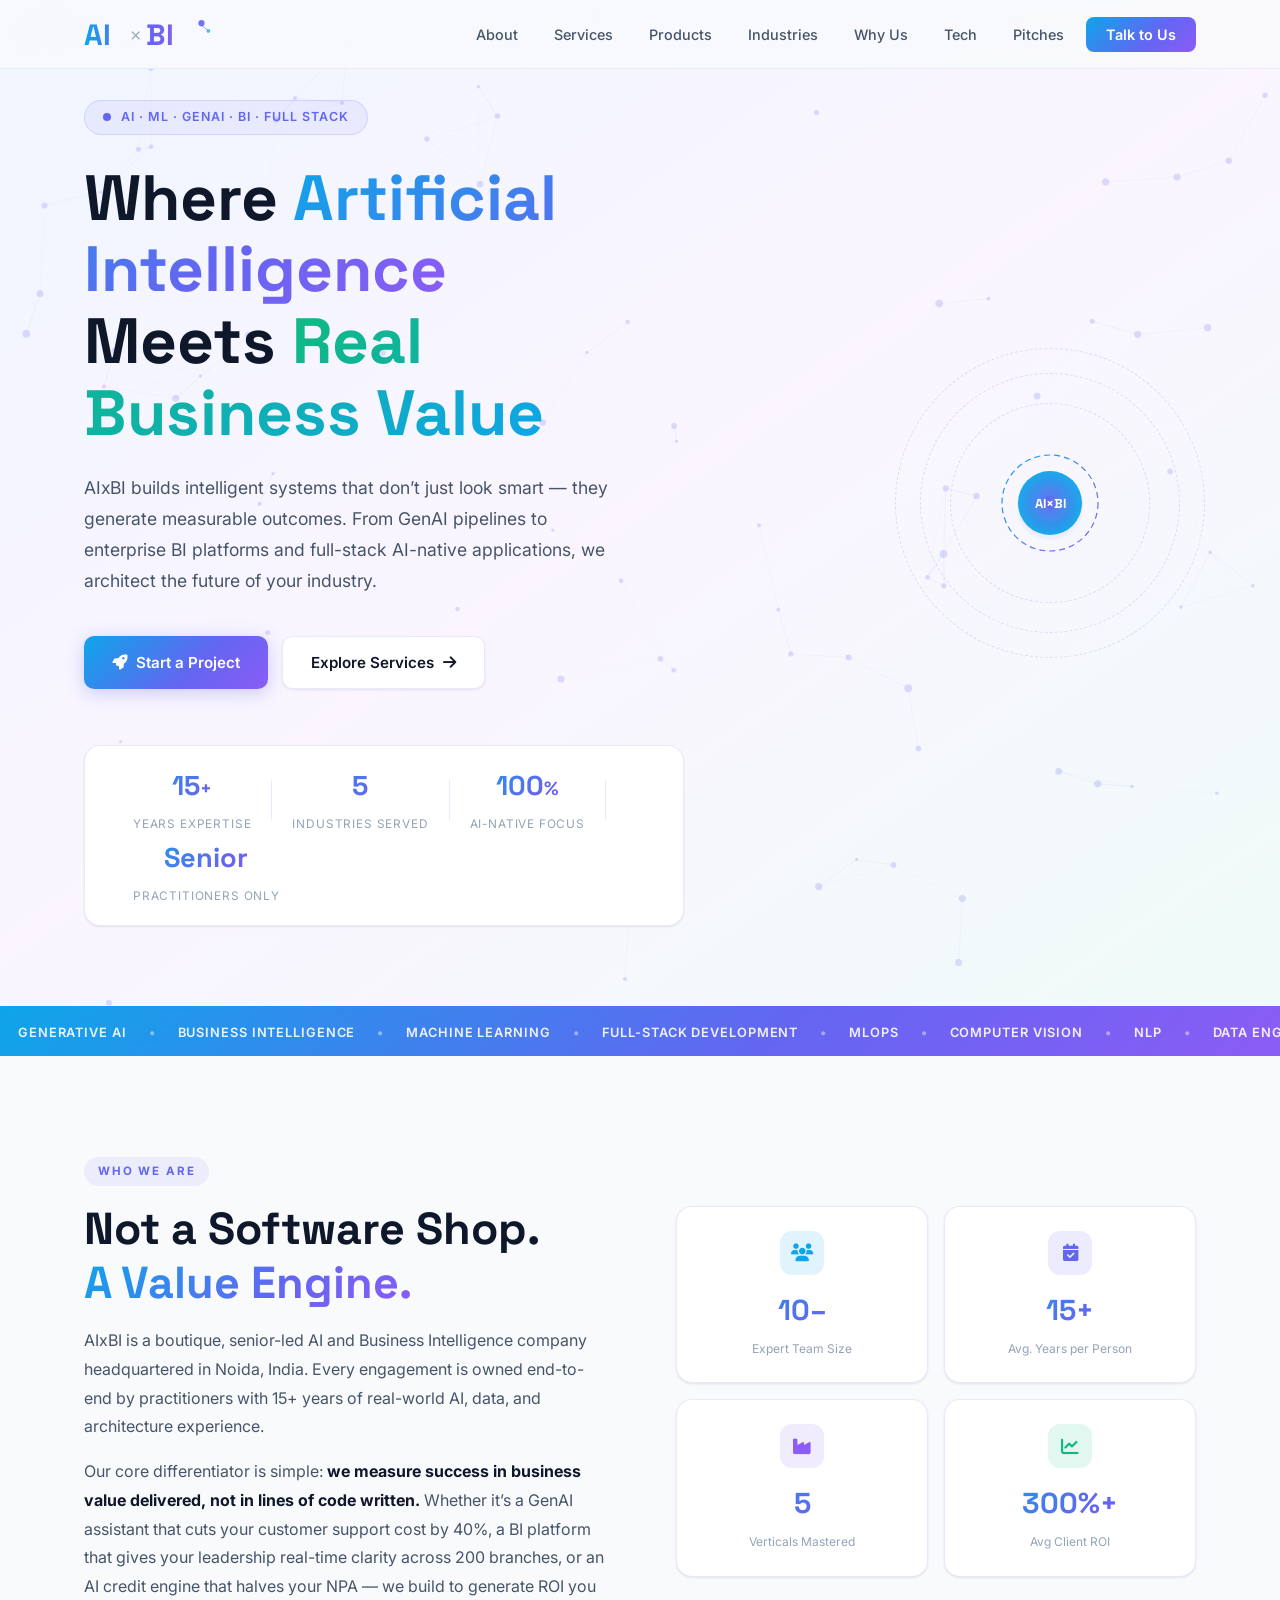
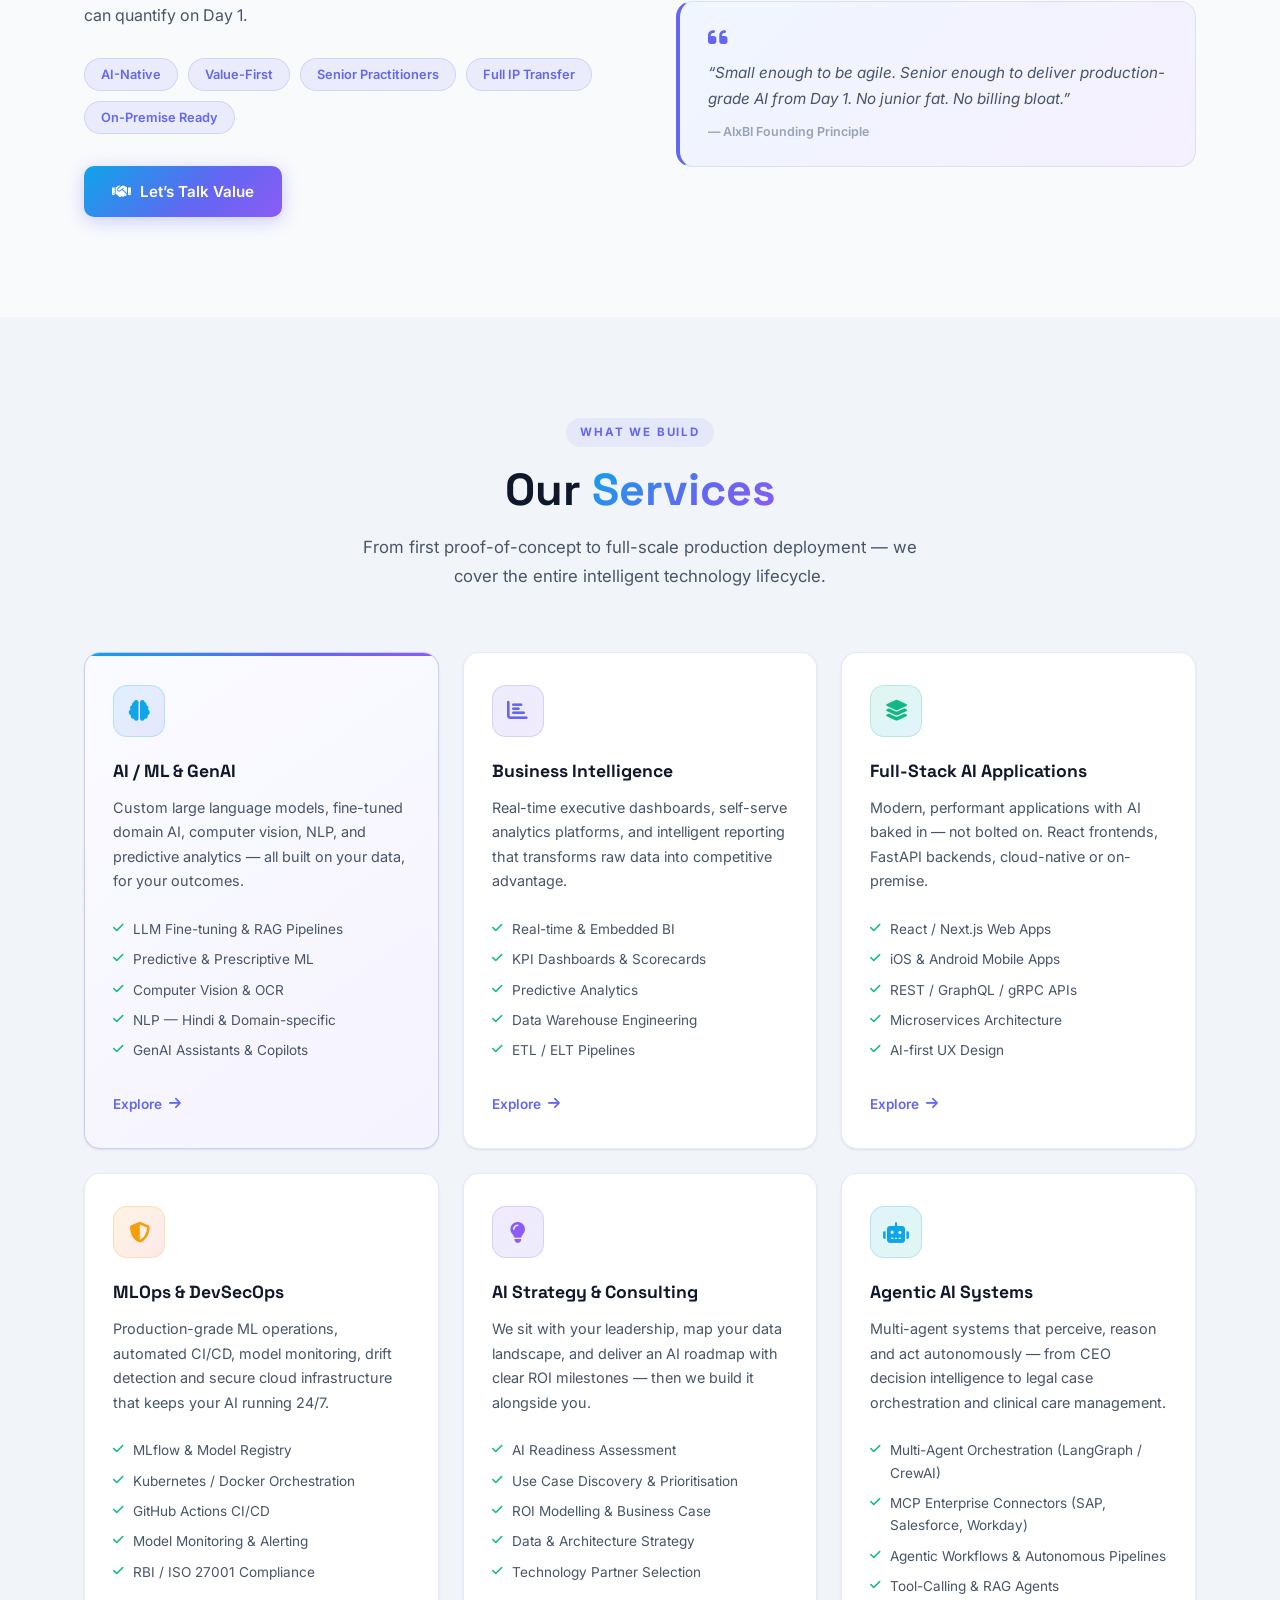
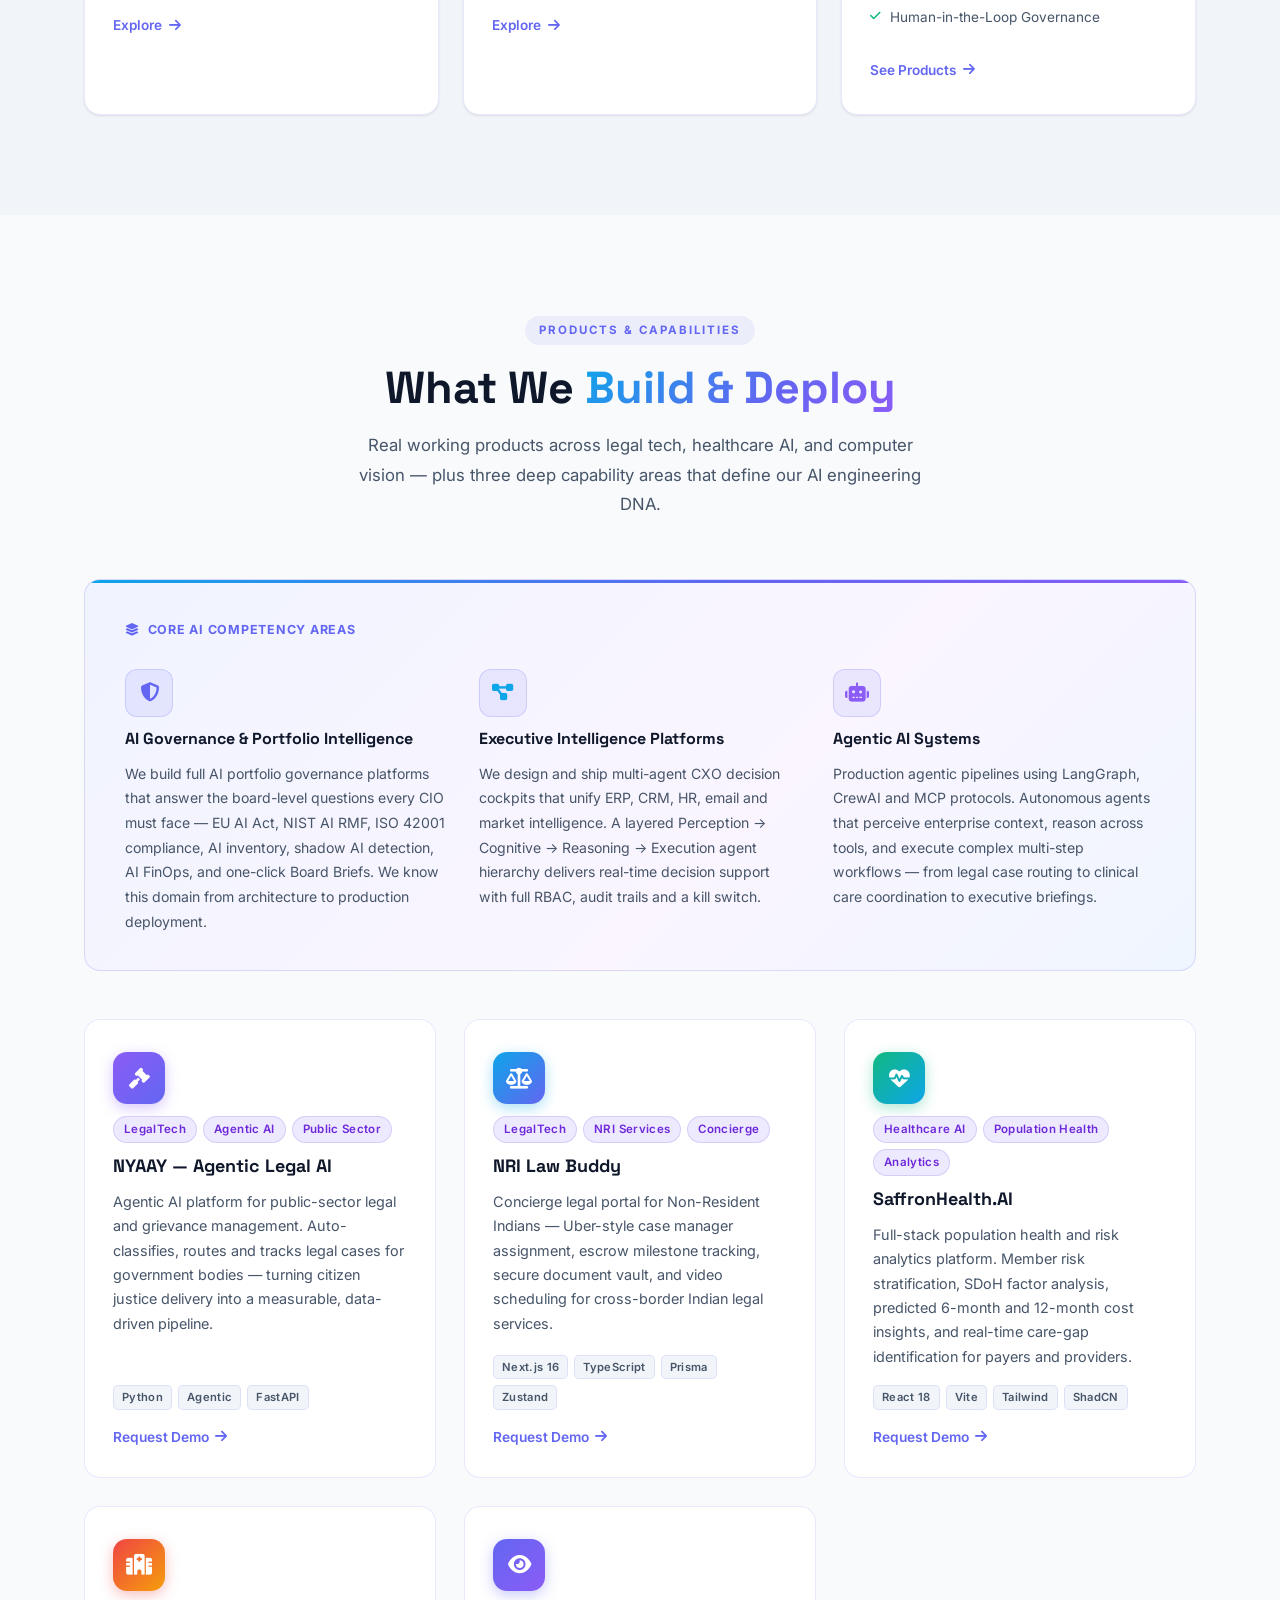
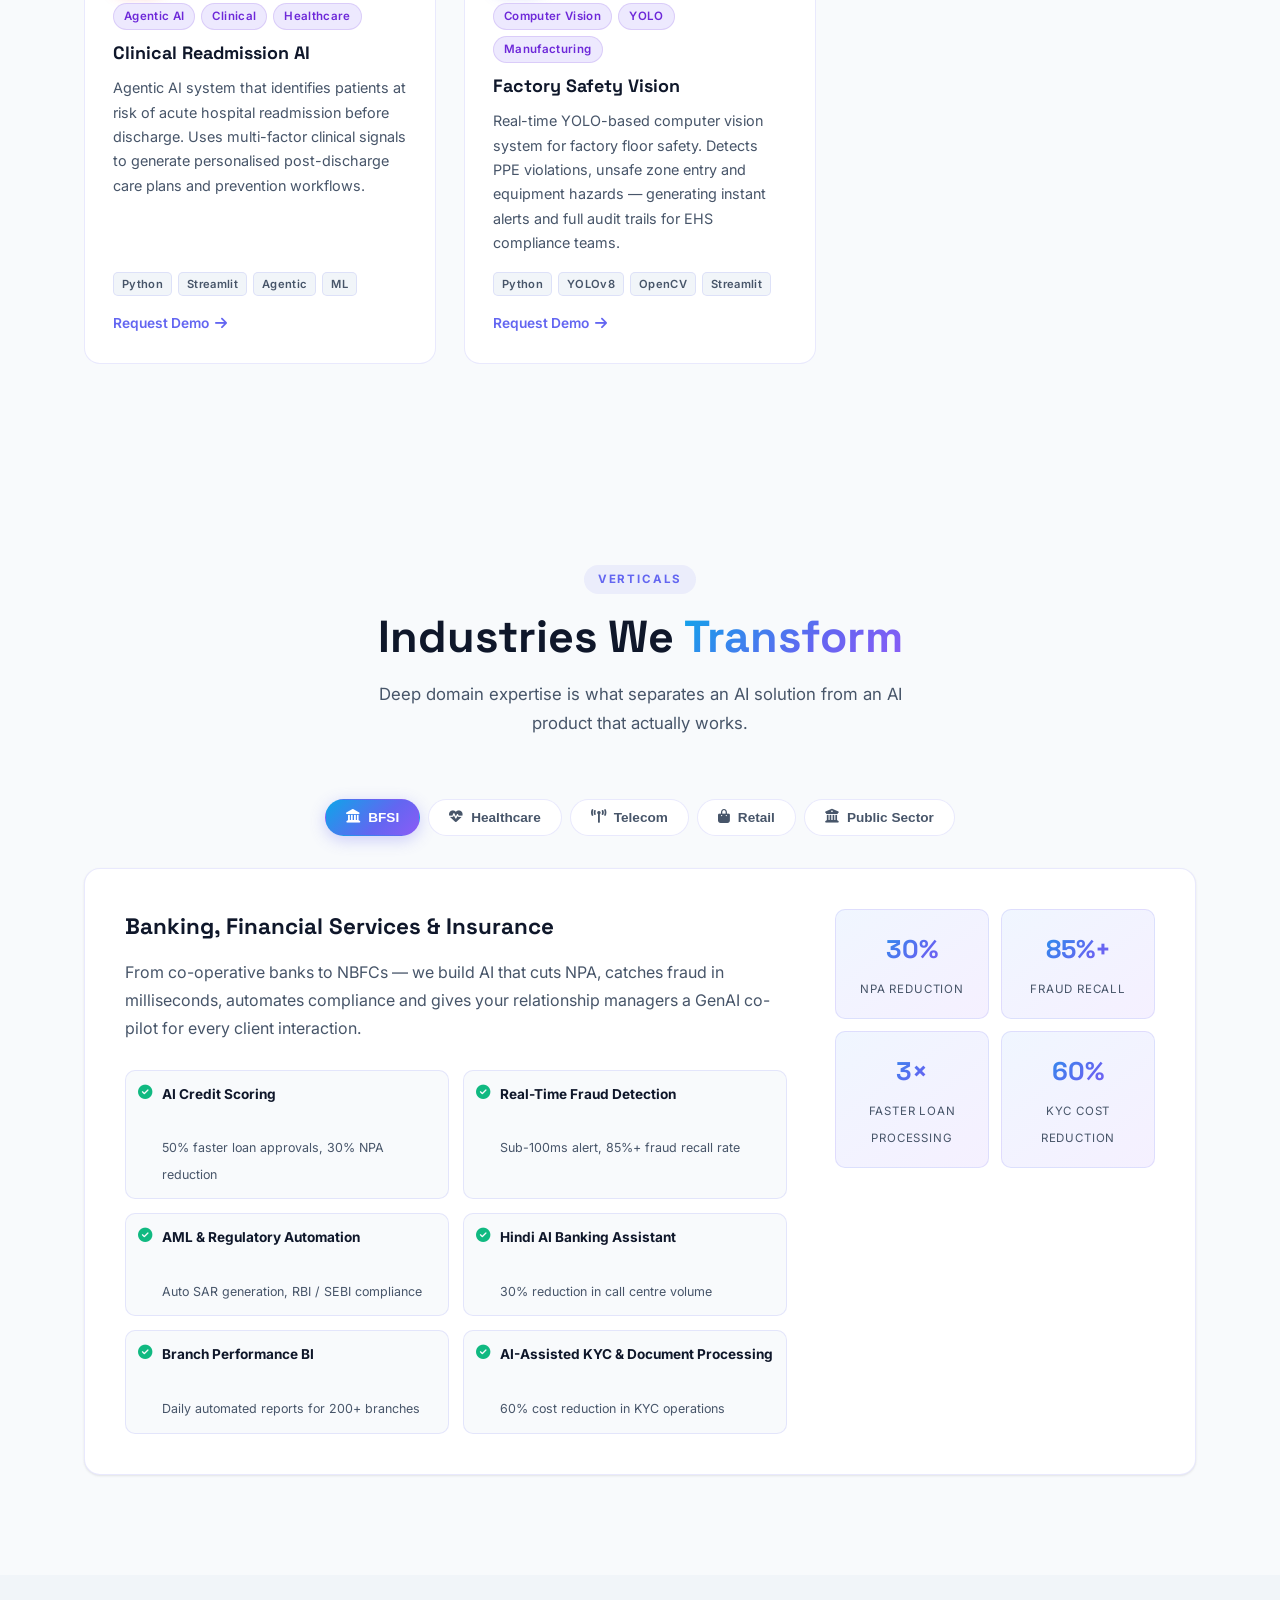
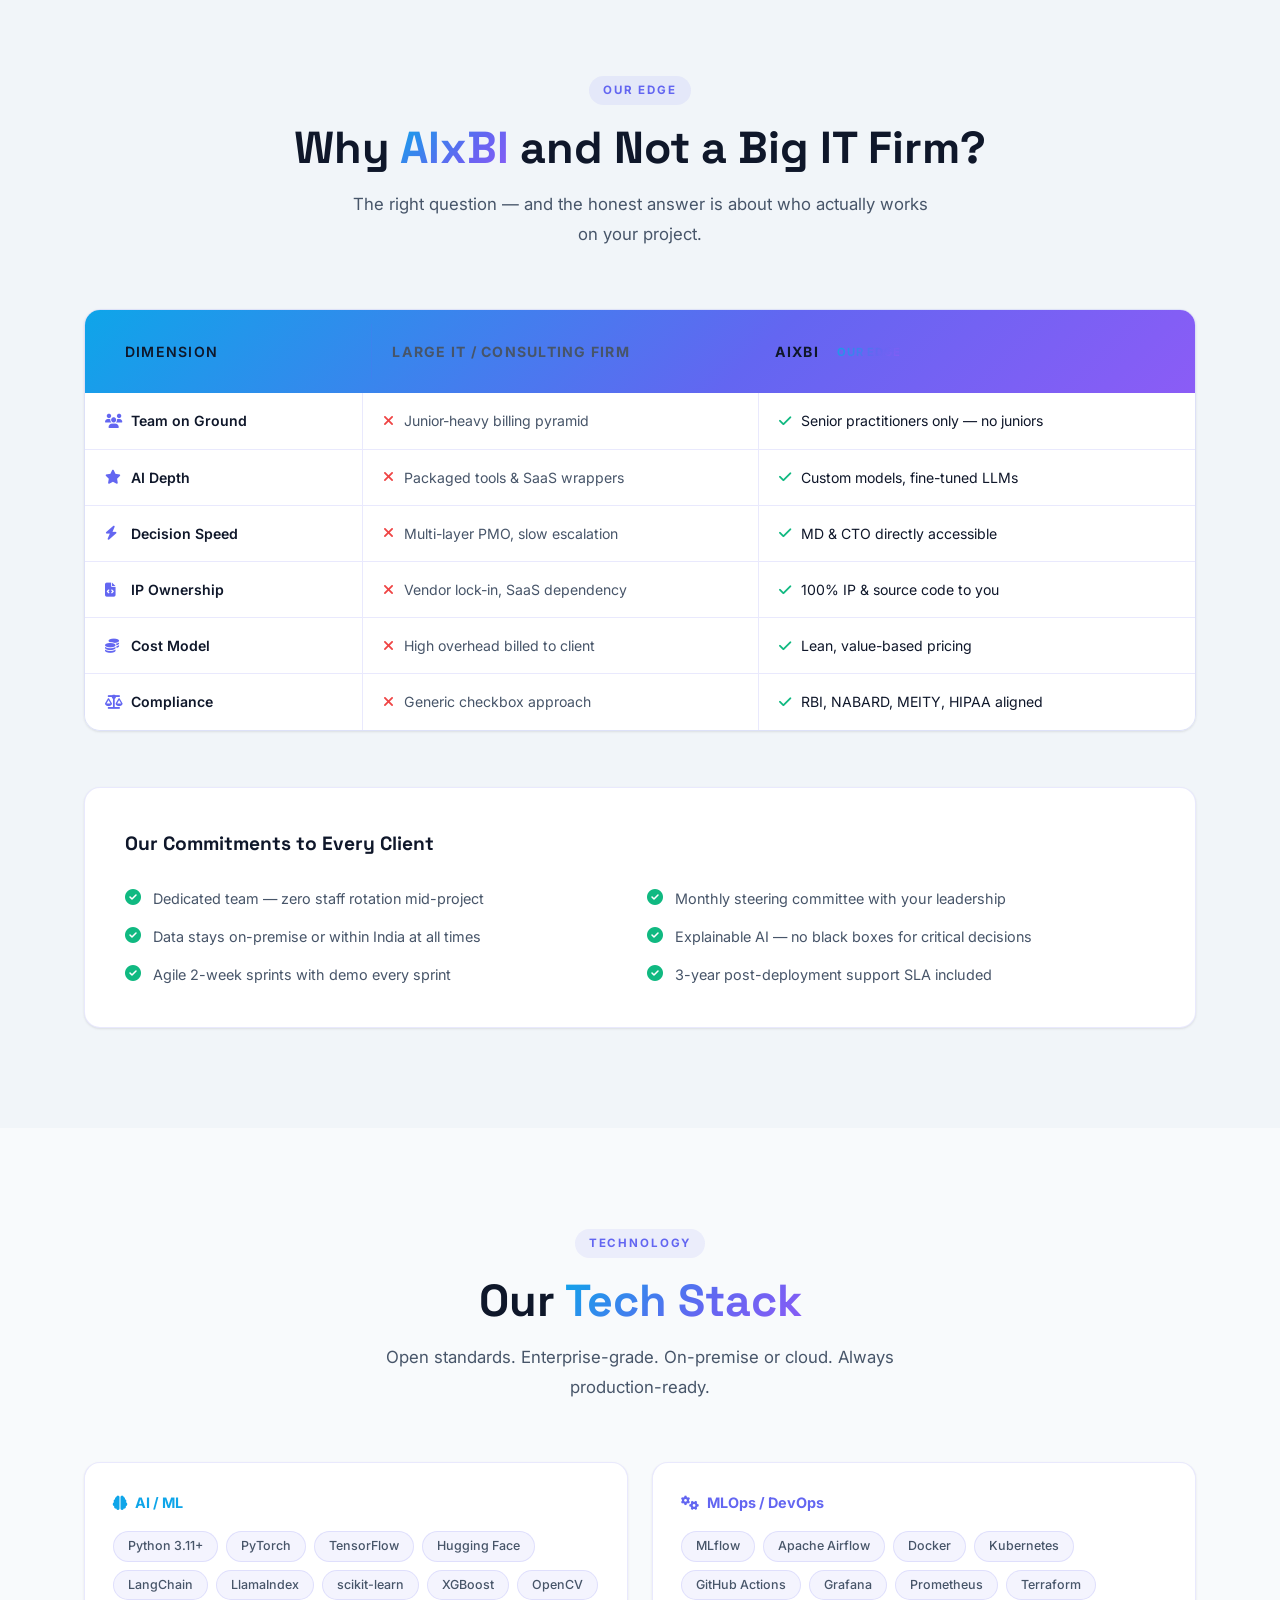
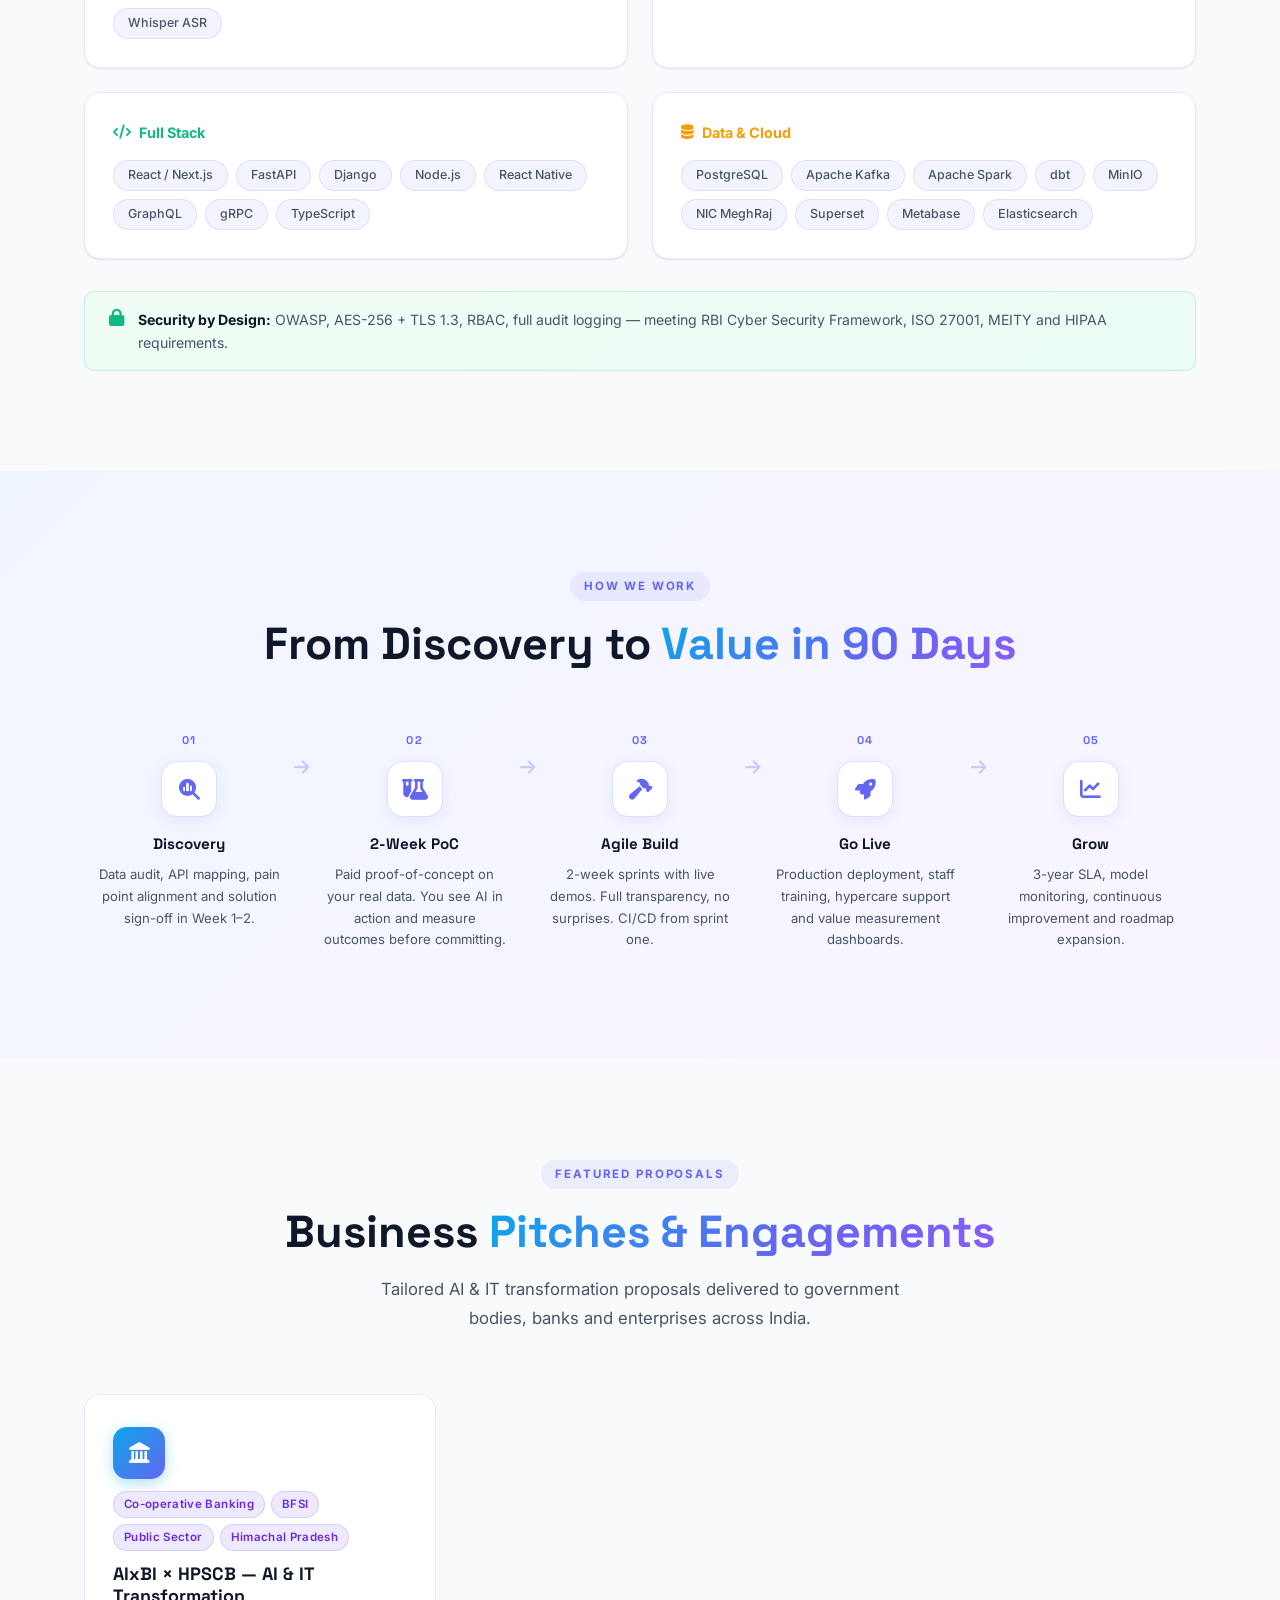
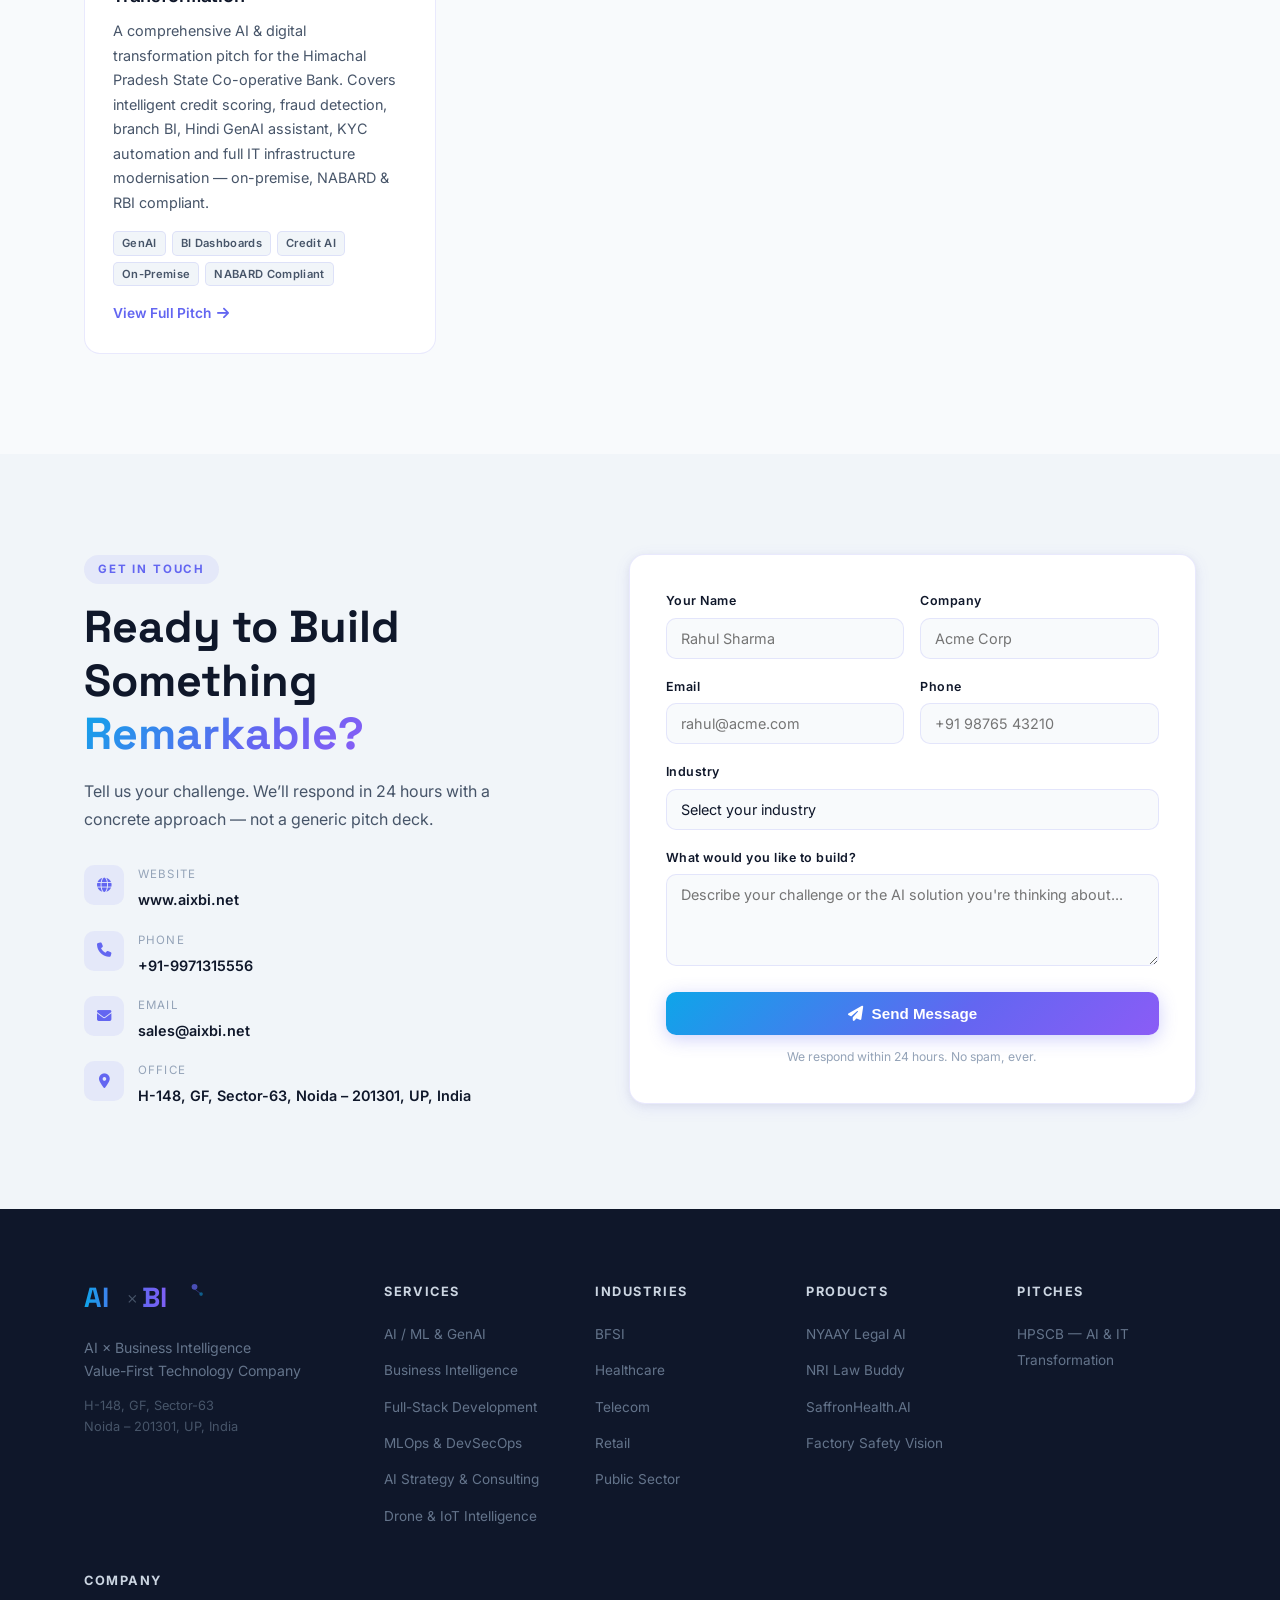
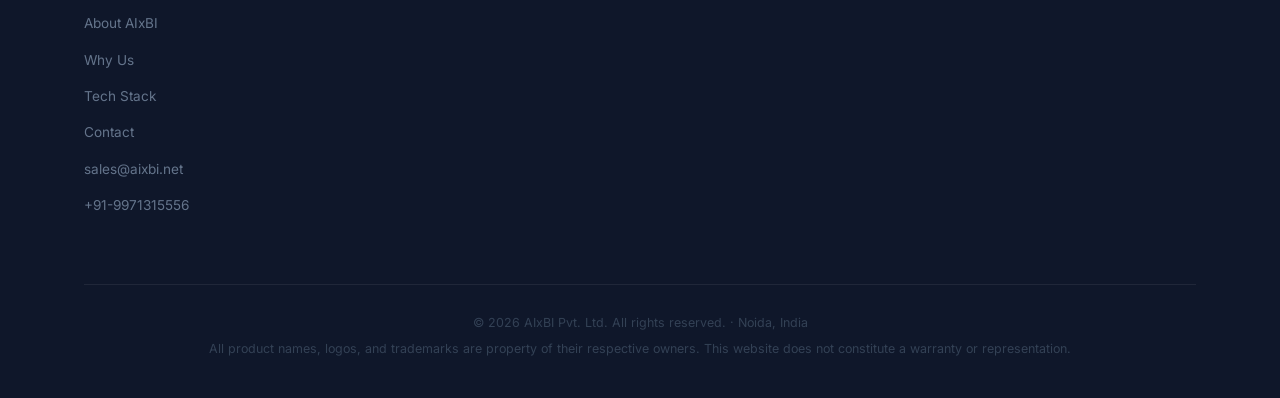
<file: index.html>
<!DOCTYPE html>
<html lang="en">
<head>
  <meta charset="UTF-8" />
  <meta name="viewport" content="width=device-width, initial-scale=1.0" />
  <meta name="description" content="AIxBI — AI & Business Intelligence company delivering value through intelligent technology, GenAI, full-stack development, and consulting for Healthcare, BFSI, Telecom, Retail and Public Sector." />
  <meta name="keywords" content="AI, Business Intelligence, GenAI, Machine Learning, Full Stack, BFSI, Healthcare, Telecom, Retail, Public Sector, Noida, India" />
  <title>AIxBI — AI × Business Intelligence | Value-First Technology</title>

  <!-- Fonts -->
  <link rel="preconnect" href="https://fonts.googleapis.com" />
  <link rel="preconnect" href="https://fonts.gstatic.com" crossorigin />
  <link href="https://fonts.googleapis.com/css2?family=Inter:wght@300;400;500;600;700;800;900&family=Space+Grotesk:wght@400;500;600;700&display=swap" rel="stylesheet" />

  <!-- Icons -->
  <link rel="stylesheet" href="https://cdnjs.cloudflare.com/ajax/libs/font-awesome/6.5.0/css/all.min.css" />

  <link rel="stylesheet" href="styles.css" />
</head>
<body>

<!-- ══════════════ NAVBAR ══════════════ -->
<header id="navbar">
  <nav class="nav-container">
    <a href="#home" class="nav-logo">
      <svg class="logo-svg" viewBox="0 0 170 44" fill="none" xmlns="http://www.w3.org/2000/svg" aria-label="AIxBI Logo">
        <text x="0" y="36" font-family="Space Grotesk, sans-serif" font-weight="700" font-size="38" fill="url(#logoGrad)">AI</text>
        <text x="58" y="34" font-family="Space Grotesk, sans-serif" font-weight="300" font-size="28" fill="#94a3b8">×</text>
        <text x="80" y="36" font-family="Space Grotesk, sans-serif" font-weight="700" font-size="38" fill="url(#logoGrad2)">BI</text>
        <circle cx="152" cy="8" r="4" fill="#6366f1" opacity="0.9"/>
        <circle cx="161" cy="18" r="2.5" fill="#0ea5e9" opacity="0.7"/>
        <line x1="152" y1="11" x2="160" y2="17" stroke="#6366f1" stroke-width="1.2" opacity="0.6"/>
        <defs>
          <linearGradient id="logoGrad" x1="0" y1="0" x2="60" y2="0" gradientUnits="userSpaceOnUse">
            <stop offset="0%" stop-color="#0ea5e9"/>
            <stop offset="100%" stop-color="#6366f1"/>
          </linearGradient>
          <linearGradient id="logoGrad2" x1="80" y1="0" x2="130" y2="0" gradientUnits="userSpaceOnUse">
            <stop offset="0%" stop-color="#6366f1"/>
            <stop offset="100%" stop-color="#8b5cf6"/>
          </linearGradient>
        </defs>
      </svg>
    </a>

    <ul class="nav-links" id="navLinks">
      <li><a href="#about">About</a></li>
      <li><a href="#services">Services</a></li>
      <li><a href="#products">Products</a></li>
      <li><a href="#industries">Industries</a></li>
      <li><a href="#value">Why Us</a></li>
      <li><a href="#tech">Tech</a></li>
      <li><a href="#pitches">Pitches</a></li>
      <li><a href="#contact" class="nav-cta">Talk to Us</a></li>
    </ul>

    <button class="hamburger" id="hamburger" aria-label="Menu">
      <span></span><span></span><span></span>
    </button>
  </nav>
</header>

<!-- ══════════════ HERO ══════════════ -->
<section id="home" class="hero">
  <canvas id="heroCanvas"></canvas>

  <div class="hero-content">
    <div class="hero-badge animate-fade-up">
      <span class="badge-dot"></span>
      AI &middot; ML &middot; GenAI &middot; BI &middot; Full Stack
    </div>

    <h1 class="hero-title animate-fade-up delay-1">
      Where <span class="grad-text">Artificial Intelligence</span><br/>
      Meets <span class="grad-text2">Real Business Value</span>
    </h1>

    <p class="hero-sub animate-fade-up delay-2">
      AIxBI builds intelligent systems that don&rsquo;t just look smart &mdash; they generate measurable outcomes.
      From GenAI pipelines to enterprise BI platforms and full-stack AI-native applications,
      we architect the future of your industry.
    </p>

    <div class="hero-actions animate-fade-up delay-3">
      <a href="#contact" class="btn btn-primary">
        <i class="fa-solid fa-rocket"></i> Start a Project
      </a>
      <a href="#services" class="btn btn-ghost">
        Explore Services <i class="fa-solid fa-arrow-right"></i>
      </a>
    </div>

    <div class="hero-stats animate-fade-up delay-4">
      <div class="hero-stat">
        <span class="stat-n">15<span class="plus">+</span></span>
        <span class="stat-l">Years Expertise</span>
      </div>
      <div class="stat-sep"></div>
      <div class="hero-stat">
        <span class="stat-n">5</span>
        <span class="stat-l">Industries Served</span>
      </div>
      <div class="stat-sep"></div>
      <div class="hero-stat">
        <span class="stat-n">100<span class="plus">%</span></span>
        <span class="stat-l">AI-Native Focus</span>
      </div>
      <div class="stat-sep"></div>
      <div class="hero-stat">
        <span class="stat-n">Senior</span>
        <span class="stat-l">Practitioners Only</span>
      </div>
    </div>
  </div>

  <div class="hero-graphic">
    <div class="orbit-ring ring-1"></div>
    <div class="orbit-ring ring-2"></div>
    <div class="orbit-ring ring-3"></div>
    <div class="orbit-center">
      <svg viewBox="0 0 100 100" fill="none" xmlns="http://www.w3.org/2000/svg">
        <circle cx="50" cy="50" r="48" stroke="url(#orbGrad)" stroke-width="1.2" stroke-dasharray="6 4"/>
        <circle cx="50" cy="50" r="32" fill="url(#coreGrad)" opacity="0.95"/>
        <text x="50" y="55" font-family="Space Grotesk, sans-serif" font-weight="700" font-size="13" fill="white" text-anchor="middle">AI&times;BI</text>
        <defs>
          <linearGradient id="orbGrad" x1="0" y1="0" x2="100" y2="100" gradientUnits="userSpaceOnUse">
            <stop offset="0%" stop-color="#0ea5e9"/>
            <stop offset="100%" stop-color="#8b5cf6"/>
          </linearGradient>
          <radialGradient id="coreGrad" cx="50%" cy="50%" r="50%">
            <stop offset="0%" stop-color="#6366f1"/>
            <stop offset="100%" stop-color="#0ea5e9"/>
          </radialGradient>
        </defs>
      </svg>
    </div>
    <div class="orbit-node n1"><i class="fa-solid fa-brain"></i></div>
    <div class="orbit-node n2"><i class="fa-solid fa-chart-line"></i></div>
    <div class="orbit-node n3"><i class="fa-solid fa-microchip"></i></div>
    <div class="orbit-node n4"><i class="fa-solid fa-database"></i></div>
    <div class="orbit-node n5"><i class="fa-solid fa-code"></i></div>
    <div class="orbit-node n6"><i class="fa-solid fa-shield-halved"></i></div>
  </div>
</section>

<!-- ══════════════ MARQUEE STRIP ══════════════ -->
<div class="marquee-strip">
  <div class="marquee-track">
    <span>Generative AI</span><span class="mdot">&bull;</span>
    <span>Business Intelligence</span><span class="mdot">&bull;</span>
    <span>Machine Learning</span><span class="mdot">&bull;</span>
    <span>Full-Stack Development</span><span class="mdot">&bull;</span>
    <span>MLOps</span><span class="mdot">&bull;</span>
    <span>Computer Vision</span><span class="mdot">&bull;</span>
    <span>NLP</span><span class="mdot">&bull;</span>
    <span>Data Engineering</span><span class="mdot">&bull;</span>
    <span>AI Consulting</span><span class="mdot">&bull;</span>
    <span>Value Architecture</span><span class="mdot">&bull;</span>
    <!-- duplicate for seamless loop -->
    <span>Generative AI</span><span class="mdot">&bull;</span>
    <span>Business Intelligence</span><span class="mdot">&bull;</span>
    <span>Machine Learning</span><span class="mdot">&bull;</span>
    <span>Full-Stack Development</span><span class="mdot">&bull;</span>
    <span>MLOps</span><span class="mdot">&bull;</span>
    <span>Computer Vision</span><span class="mdot">&bull;</span>
    <span>NLP</span><span class="mdot">&bull;</span>
    <span>Data Engineering</span><span class="mdot">&bull;</span>
    <span>AI Consulting</span><span class="mdot">&bull;</span>
    <span>Value Architecture</span><span class="mdot">&bull;</span>
  </div>
</div>

<!-- ══════════════ ABOUT ══════════════ -->
<section id="about" class="section about-section">
  <div class="container">
    <div class="about-grid">
      <div class="about-left reveal">
        <div class="section-tag">Who We Are</div>
        <h2 class="section-h2">Not a Software Shop.<br/><span class="grad-text">A Value Engine.</span></h2>
        <p>AIxBI is a boutique, senior-led AI and Business Intelligence company headquartered in Noida, India. Every engagement is owned end-to-end by practitioners with 15+ years of real-world AI, data, and architecture experience.</p>
        <p style="margin-top:16px;">Our core differentiator is simple: <strong>we measure success in business value delivered, not in lines of code written.</strong> Whether it&rsquo;s a GenAI assistant that cuts your customer support cost by 40%, a BI platform that gives your leadership real-time clarity across 200 branches, or an AI credit engine that halves your NPA &mdash; we build to generate ROI you can quantify on Day 1.</p>
        <div class="about-pills">
          <span class="pill">AI-Native</span>
          <span class="pill">Value-First</span>
          <span class="pill">Senior Practitioners</span>
          <span class="pill">Full IP Transfer</span>
          <span class="pill">On-Premise Ready</span>
        </div>
        <a href="#contact" class="btn btn-primary" style="margin-top:32px; display:inline-flex;">
          <i class="fa-solid fa-handshake"></i> Let&rsquo;s Talk Value
        </a>
      </div>

      <div class="about-right reveal delay-1">
        <div class="about-card-grid">
          <div class="about-kpi">
            <div class="kpi-icon" style="--c:#0ea5e9"><i class="fa-solid fa-users"></i></div>
            <div class="kpi-num">10&ndash;20</div>
            <div class="kpi-lbl">Expert Team Size</div>
          </div>
          <div class="about-kpi">
            <div class="kpi-icon" style="--c:#6366f1"><i class="fa-solid fa-calendar-check"></i></div>
            <div class="kpi-num">15+</div>
            <div class="kpi-lbl">Avg. Years per Person</div>
          </div>
          <div class="about-kpi">
            <div class="kpi-icon" style="--c:#8b5cf6"><i class="fa-solid fa-industry"></i></div>
            <div class="kpi-num">5</div>
            <div class="kpi-lbl">Verticals Mastered</div>
          </div>
          <div class="about-kpi">
            <div class="kpi-icon" style="--c:#10b981"><i class="fa-solid fa-chart-line"></i></div>
            <div class="kpi-num">300%+</div>
            <div class="kpi-lbl">Avg Client ROI</div>
          </div>
        </div>
        <div class="about-quote">
          <i class="fa-solid fa-quote-left quote-icon"></i>
          <p>&ldquo;Small enough to be agile. Senior enough to deliver production-grade AI from Day 1. No junior fat. No billing bloat.&rdquo;</p>
          <div class="quote-attr">&mdash; AIxBI Founding Principle</div>
        </div>
      </div>
    </div>
  </div>
</section>

<!-- ══════════════ SERVICES ══════════════ -->
<section id="services" class="section services-section">
  <div class="container">
    <div class="section-header reveal">
      <div class="section-tag">What We Build</div>
      <h2 class="section-h2">Our <span class="grad-text">Services</span></h2>
      <p class="section-desc">From first proof-of-concept to full-scale production deployment &mdash; we cover the entire intelligent technology lifecycle.</p>
    </div>

    <div class="services-grid">

      <div class="service-card reveal featured-card">
        <div class="service-glow"></div>
        <div class="service-icon-wrap" style="--c1:#0ea5e9;--c2:#6366f1">
          <i class="fa-solid fa-brain"></i>
        </div>
        <h3>AI / ML &amp; GenAI</h3>
        <p>Custom large language models, fine-tuned domain AI, computer vision, NLP, and predictive analytics &mdash; all built on your data, for your outcomes.</p>
        <ul class="service-list">
          <li><i class="fa-solid fa-check"></i> LLM Fine-tuning &amp; RAG Pipelines</li>
          <li><i class="fa-solid fa-check"></i> Predictive &amp; Prescriptive ML</li>
          <li><i class="fa-solid fa-check"></i> Computer Vision &amp; OCR</li>
          <li><i class="fa-solid fa-check"></i> NLP &mdash; Hindi &amp; Domain-specific</li>
          <li><i class="fa-solid fa-check"></i> GenAI Assistants &amp; Copilots</li>
        </ul>
        <a href="#contact" class="service-link">Explore <i class="fa-solid fa-arrow-right"></i></a>
      </div>

      <div class="service-card reveal delay-1">
        <div class="service-glow"></div>
        <div class="service-icon-wrap" style="--c1:#6366f1;--c2:#8b5cf6">
          <i class="fa-solid fa-chart-bar"></i>
        </div>
        <h3>Business Intelligence</h3>
        <p>Real-time executive dashboards, self-serve analytics platforms, and intelligent reporting that transforms raw data into competitive advantage.</p>
        <ul class="service-list">
          <li><i class="fa-solid fa-check"></i> Real-time &amp; Embedded BI</li>
          <li><i class="fa-solid fa-check"></i> KPI Dashboards &amp; Scorecards</li>
          <li><i class="fa-solid fa-check"></i> Predictive Analytics</li>
          <li><i class="fa-solid fa-check"></i> Data Warehouse Engineering</li>
          <li><i class="fa-solid fa-check"></i> ETL / ELT Pipelines</li>
        </ul>
        <a href="#contact" class="service-link">Explore <i class="fa-solid fa-arrow-right"></i></a>
      </div>

      <div class="service-card reveal delay-2">
        <div class="service-glow"></div>
        <div class="service-icon-wrap" style="--c1:#10b981;--c2:#0ea5e9">
          <i class="fa-solid fa-layer-group"></i>
        </div>
        <h3>Full-Stack AI Applications</h3>
        <p>Modern, performant applications with AI baked in &mdash; not bolted on. React frontends, FastAPI backends, cloud-native or on-premise.</p>
        <ul class="service-list">
          <li><i class="fa-solid fa-check"></i> React / Next.js Web Apps</li>
          <li><i class="fa-solid fa-check"></i> iOS &amp; Android Mobile Apps</li>
          <li><i class="fa-solid fa-check"></i> REST / GraphQL / gRPC APIs</li>
          <li><i class="fa-solid fa-check"></i> Microservices Architecture</li>
          <li><i class="fa-solid fa-check"></i> AI-first UX Design</li>
        </ul>
        <a href="#contact" class="service-link">Explore <i class="fa-solid fa-arrow-right"></i></a>
      </div>

      <div class="service-card reveal delay-1">
        <div class="service-glow"></div>
        <div class="service-icon-wrap" style="--c1:#f59e0b;--c2:#ef4444">
          <i class="fa-solid fa-shield-halved"></i>
        </div>
        <h3>MLOps &amp; DevSecOps</h3>
        <p>Production-grade ML operations, automated CI/CD, model monitoring, drift detection and secure cloud infrastructure that keeps your AI running 24/7.</p>
        <ul class="service-list">
          <li><i class="fa-solid fa-check"></i> MLflow &amp; Model Registry</li>
          <li><i class="fa-solid fa-check"></i> Kubernetes / Docker Orchestration</li>
          <li><i class="fa-solid fa-check"></i> GitHub Actions CI/CD</li>
          <li><i class="fa-solid fa-check"></i> Model Monitoring &amp; Alerting</li>
          <li><i class="fa-solid fa-check"></i> RBI / ISO 27001 Compliance</li>
        </ul>
        <a href="#contact" class="service-link">Explore <i class="fa-solid fa-arrow-right"></i></a>
      </div>

      <div class="service-card reveal delay-2">
        <div class="service-glow"></div>
        <div class="service-icon-wrap" style="--c1:#8b5cf6;--c2:#6366f1">
          <i class="fa-solid fa-lightbulb"></i>
        </div>
        <h3>AI Strategy &amp; Consulting</h3>
        <p>We sit with your leadership, map your data landscape, and deliver an AI roadmap with clear ROI milestones &mdash; then we build it alongside you.</p>
        <ul class="service-list">
          <li><i class="fa-solid fa-check"></i> AI Readiness Assessment</li>
          <li><i class="fa-solid fa-check"></i> Use Case Discovery &amp; Prioritisation</li>
          <li><i class="fa-solid fa-check"></i> ROI Modelling &amp; Business Case</li>
          <li><i class="fa-solid fa-check"></i> Data &amp; Architecture Strategy</li>
          <li><i class="fa-solid fa-check"></i> Technology Partner Selection</li>
        </ul>
        <a href="#contact" class="service-link">Explore <i class="fa-solid fa-arrow-right"></i></a>
      </div>

      <div class="service-card reveal delay-3">
        <div class="service-glow"></div>
        <div class="service-icon-wrap" style="--c1:#0ea5e9;--c2:#10b981">
          <i class="fa-solid fa-robot"></i>
        </div>
        <h3>Agentic AI Systems</h3>
        <p>Multi-agent systems that perceive, reason and act autonomously — from CEO decision intelligence to legal case orchestration and clinical care management.</p>
        <ul class="service-list">
          <li><i class="fa-solid fa-check"></i> Multi-Agent Orchestration (LangGraph / CrewAI)</li>
          <li><i class="fa-solid fa-check"></i> MCP Enterprise Connectors (SAP, Salesforce, Workday)</li>
          <li><i class="fa-solid fa-check"></i> Agentic Workflows &amp; Autonomous Pipelines</li>
          <li><i class="fa-solid fa-check"></i> Tool-Calling &amp; RAG Agents</li>
          <li><i class="fa-solid fa-check"></i> Human-in-the-Loop Governance</li>
        </ul>
        <a href="#products" class="service-link">See Products <i class="fa-solid fa-arrow-right"></i></a>
      </div>

    </div>
  </div>
</section>

<!-- ══════════════ PRODUCTS ══════════════ -->
<section id="products" class="section products-section">
  <div class="container">
    <div class="section-header reveal">
      <div class="section-tag">Products &amp; Capabilities</div>
      <h2 class="section-h2">What We <span class="grad-text">Build &amp; Deploy</span></h2>
      <p class="section-desc">Real working products across legal tech, healthcare AI, and computer vision &mdash; plus three deep capability areas that define our AI engineering DNA.</p>
    </div>

    <!-- Core Competency Areas -->
    <div class="competency-areas reveal">
      <div class="competency-header">
        <i class="fa-solid fa-layer-group"></i>
        <span>Core AI Competency Areas</span>
      </div>
      <div class="competency-grid">

        <div class="competency-item">
          <div class="comp-icon" style="--cc:#6366f1"><i class="fa-solid fa-shield-halved"></i></div>
          <h4>AI Governance &amp; Portfolio Intelligence</h4>
          <p>We build full AI portfolio governance platforms that answer the board-level questions every CIO must face &mdash; EU AI Act, NIST AI RMF, ISO 42001 compliance, AI inventory, shadow AI detection, AI FinOps, and one-click Board Briefs. We know this domain from architecture to production deployment.</p>
        </div>

        <div class="competency-item">
          <div class="comp-icon" style="--cc:#0ea5e9"><i class="fa-solid fa-diagram-project"></i></div>
          <h4>Executive Intelligence Platforms</h4>
          <p>We design and ship multi-agent CXO decision cockpits that unify ERP, CRM, HR, email and market intelligence. A layered Perception &rarr; Cognitive &rarr; Reasoning &rarr; Execution agent hierarchy delivers real-time decision support with full RBAC, audit trails and a kill switch.</p>
        </div>

        <div class="competency-item">
          <div class="comp-icon" style="--cc:#8b5cf6"><i class="fa-solid fa-robot"></i></div>
          <h4>Agentic AI Systems</h4>
          <p>Production agentic pipelines using LangGraph, CrewAI and MCP protocols. Autonomous agents that perceive enterprise context, reason across tools, and execute complex multi-step workflows &mdash; from legal case routing to clinical care coordination to executive briefings.</p>
        </div>

      </div>
    </div>

    <!-- Product Grid -->
    <div class="products-grid">

      <div class="product-card reveal delay-1">
        <div class="product-card-icon" style="--pc1:#8b5cf6;--pc2:#6366f1">
          <i class="fa-solid fa-gavel"></i>
        </div>
        <div class="product-card-tags">
          <span class="prod-tag">LegalTech</span>
          <span class="prod-tag">Agentic AI</span>
          <span class="prod-tag">Public Sector</span>
        </div>
        <h3>NYAAY &mdash; Agentic Legal AI</h3>
        <p>Agentic AI platform for public-sector legal and grievance management. Auto-classifies, routes and tracks legal cases for government bodies &mdash; turning citizen justice delivery into a measurable, data-driven pipeline.</p>
        <div class="product-stack">
          <span>Python</span><span>Agentic</span><span>FastAPI</span>
        </div>
        <a href="#contact" class="product-link">Request Demo <i class="fa-solid fa-arrow-right"></i></a>
      </div>

      <div class="product-card reveal delay-2">
        <div class="product-card-icon" style="--pc1:#0ea5e9;--pc2:#6366f1">
          <i class="fa-solid fa-scale-balanced"></i>
        </div>
        <div class="product-card-tags">
          <span class="prod-tag">LegalTech</span>
          <span class="prod-tag">NRI Services</span>
          <span class="prod-tag">Concierge</span>
        </div>
        <h3>NRI Law Buddy</h3>
        <p>Concierge legal portal for Non-Resident Indians &mdash; Uber-style case manager assignment, escrow milestone tracking, secure document vault, and video scheduling for cross-border Indian legal services.</p>
        <div class="product-stack">
          <span>Next.js 16</span><span>TypeScript</span><span>Prisma</span><span>Zustand</span>
        </div>
        <a href="#contact" class="product-link">Request Demo <i class="fa-solid fa-arrow-right"></i></a>
      </div>

      <div class="product-card reveal">
        <div class="product-card-icon" style="--pc1:#10b981;--pc2:#0ea5e9">
          <i class="fa-solid fa-heart-pulse"></i>
        </div>
        <div class="product-card-tags">
          <span class="prod-tag">Healthcare AI</span>
          <span class="prod-tag">Population Health</span>
          <span class="prod-tag">Analytics</span>
        </div>
        <h3>SaffronHealth.AI</h3>
        <p>Full-stack population health and risk analytics platform. Member risk stratification, SDoH factor analysis, predicted 6-month and 12-month cost insights, and real-time care-gap identification for payers and providers.</p>
        <div class="product-stack">
          <span>React 18</span><span>Vite</span><span>Tailwind</span><span>ShadCN</span>
        </div>
        <a href="#contact" class="product-link">Request Demo <i class="fa-solid fa-arrow-right"></i></a>
      </div>

      <div class="product-card reveal delay-1">
        <div class="product-card-icon" style="--pc1:#ef4444;--pc2:#f59e0b">
          <i class="fa-solid fa-hospital"></i>
        </div>
        <div class="product-card-tags">
          <span class="prod-tag">Agentic AI</span>
          <span class="prod-tag">Clinical</span>
          <span class="prod-tag">Healthcare</span>
        </div>
        <h3>Clinical Readmission AI</h3>
        <p>Agentic AI system that identifies patients at risk of acute hospital readmission before discharge. Uses multi-factor clinical signals to generate personalised post-discharge care plans and prevention workflows.</p>
        <div class="product-stack">
          <span>Python</span><span>Streamlit</span><span>Agentic</span><span>ML</span>
        </div>
        <a href="#contact" class="product-link">Request Demo <i class="fa-solid fa-arrow-right"></i></a>
      </div>

      <div class="product-card reveal delay-2">
        <div class="product-card-icon" style="--pc1:#6366f1;--pc2:#8b5cf6">
          <i class="fa-solid fa-eye"></i>
        </div>
        <div class="product-card-tags">
          <span class="prod-tag">Computer Vision</span>
          <span class="prod-tag">YOLO</span>
          <span class="prod-tag">Manufacturing</span>
        </div>
        <h3>Factory Safety Vision</h3>
        <p>Real-time YOLO-based computer vision system for factory floor safety. Detects PPE violations, unsafe zone entry and equipment hazards &mdash; generating instant alerts and full audit trails for EHS compliance teams.</p>
        <div class="product-stack">
          <span>Python</span><span>YOLOv8</span><span>OpenCV</span><span>Streamlit</span>
        </div>
        <a href="#contact" class="product-link">Request Demo <i class="fa-solid fa-arrow-right"></i></a>
      </div>

    </div>
  </div>
</section>

<!-- ══════════════ INDUSTRIES ══════════════ -->
<section id="industries" class="section industries-section">
  <div class="container">
    <div class="section-header reveal">
      <div class="section-tag">Verticals</div>
      <h2 class="section-h2">Industries We <span class="grad-text">Transform</span></h2>
      <p class="section-desc">Deep domain expertise is what separates an AI solution from an AI product that actually works.</p>
    </div>

    <div class="industries-tabs">
      <div class="ind-tab-buttons">
        <button class="ind-btn active" data-tab="bfsi"><i class="fa-solid fa-landmark"></i> BFSI</button>
        <button class="ind-btn" data-tab="healthcare"><i class="fa-solid fa-heart-pulse"></i> Healthcare</button>
        <button class="ind-btn" data-tab="telecom"><i class="fa-solid fa-tower-broadcast"></i> Telecom</button>
        <button class="ind-btn" data-tab="retail"><i class="fa-solid fa-bag-shopping"></i> Retail</button>
        <button class="ind-btn" data-tab="public"><i class="fa-solid fa-building-columns"></i> Public Sector</button>
      </div>

      <div class="ind-panels">

        <div class="ind-panel active" id="tab-bfsi">
          <div class="ind-panel-content">
            <div class="ind-text">
              <h3>Banking, Financial Services &amp; Insurance</h3>
              <p>From co-operative banks to NBFCs &mdash; we build AI that cuts NPA, catches fraud in milliseconds, automates compliance and gives your relationship managers a GenAI co-pilot for every client interaction.</p>
              <div class="ind-use-cases">
                <div class="uc-item"><i class="fa-solid fa-check-circle"></i><div><strong>AI Credit Scoring</strong><br/><span>50% faster loan approvals, 30% NPA reduction</span></div></div>
                <div class="uc-item"><i class="fa-solid fa-check-circle"></i><div><strong>Real-Time Fraud Detection</strong><br/><span>Sub-100ms alert, 85%+ fraud recall rate</span></div></div>
                <div class="uc-item"><i class="fa-solid fa-check-circle"></i><div><strong>AML &amp; Regulatory Automation</strong><br/><span>Auto SAR generation, RBI / SEBI compliance</span></div></div>
                <div class="uc-item"><i class="fa-solid fa-check-circle"></i><div><strong>Hindi AI Banking Assistant</strong><br/><span>30% reduction in call centre volume</span></div></div>
                <div class="uc-item"><i class="fa-solid fa-check-circle"></i><div><strong>Branch Performance BI</strong><br/><span>Daily automated reports for 200+ branches</span></div></div>
                <div class="uc-item"><i class="fa-solid fa-check-circle"></i><div><strong>AI-Assisted KYC &amp; Document Processing</strong><br/><span>60% cost reduction in KYC operations</span></div></div>
              </div>
            </div>
            <div class="ind-visual">
              <div class="ind-stat-card"><span class="big-num">30%</span><span>NPA Reduction</span></div>
              <div class="ind-stat-card"><span class="big-num">85%+</span><span>Fraud Recall</span></div>
              <div class="ind-stat-card"><span class="big-num">3&times;</span><span>Faster Loan Processing</span></div>
              <div class="ind-stat-card"><span class="big-num">60%</span><span>KYC Cost Reduction</span></div>
            </div>
          </div>
        </div>

        <div class="ind-panel" id="tab-healthcare">
          <div class="ind-panel-content">
            <div class="ind-text">
              <h3>Healthcare &amp; Life Sciences</h3>
              <p>AI-powered clinical decision support, intelligent patient journey orchestration, automated medical coding and real-time operational intelligence across hospitals and health networks.</p>
              <div class="ind-use-cases">
                <div class="uc-item"><i class="fa-solid fa-check-circle"></i><div><strong>Clinical Decision Support AI</strong><br/><span>Evidence-based recommendations at point of care</span></div></div>
                <div class="uc-item"><i class="fa-solid fa-check-circle"></i><div><strong>Medical Imaging Analysis</strong><br/><span>CV models for radiology, pathology screening</span></div></div>
                <div class="uc-item"><i class="fa-solid fa-check-circle"></i><div><strong>Patient Risk Stratification</strong><br/><span>Predict readmissions and deterioration risk</span></div></div>
                <div class="uc-item"><i class="fa-solid fa-check-circle"></i><div><strong>Automated Medical Coding</strong><br/><span>ICD-10 / CPT auto-coding, claims automation</span></div></div>
                <div class="uc-item"><i class="fa-solid fa-check-circle"></i><div><strong>Hospital Operations BI</strong><br/><span>OT utilisation, bed management, staff rostering</span></div></div>
                <div class="uc-item"><i class="fa-solid fa-check-circle"></i><div><strong>Healthcare GenAI Copilot</strong><br/><span>Hindi + English clinical documentation assistant</span></div></div>
              </div>
            </div>
            <div class="ind-visual">
              <div class="ind-stat-card"><span class="big-num">45%</span><span>Faster Diagnosis</span></div>
              <div class="ind-stat-card"><span class="big-num">2&times;</span><span>OT Utilisation</span></div>
              <div class="ind-stat-card"><span class="big-num">60%</span><span>Faster Medical Coding</span></div>
              <div class="ind-stat-card"><span class="big-num">HIPAA</span><span>Compliant Architecture</span></div>
            </div>
          </div>
        </div>

        <div class="ind-panel" id="tab-telecom">
          <div class="ind-panel-content">
            <div class="ind-text">
              <h3>Telecom &amp; Communication Service Providers</h3>
              <p>Predictive network maintenance, AI-driven churn prevention, intelligent customer experience platforms and real-time revenue assurance for operators at scale.</p>
              <div class="ind-use-cases">
                <div class="uc-item"><i class="fa-solid fa-check-circle"></i><div><strong>Predictive Network Maintenance</strong><br/><span>Predict outages 72 hrs before occurrence</span></div></div>
                <div class="uc-item"><i class="fa-solid fa-check-circle"></i><div><strong>Customer Churn AI</strong><br/><span>25&ndash;40% churn prevention via early intervention</span></div></div>
                <div class="uc-item"><i class="fa-solid fa-check-circle"></i><div><strong>Revenue Assurance &amp; Fraud</strong><br/><span>AI detection of bypass, SIM box, interconnect fraud</span></div></div>
                <div class="uc-item"><i class="fa-solid fa-check-circle"></i><div><strong>AI Customer Support</strong><br/><span>Multilingual IVR + chatbot deflection</span></div></div>
                <div class="uc-item"><i class="fa-solid fa-check-circle"></i><div><strong>Personalised Offer Engine</strong><br/><span>Next-best-offer recommendation at 1ms latency</span></div></div>
                <div class="uc-item"><i class="fa-solid fa-check-circle"></i><div><strong>Network QoS BI</strong><br/><span>Real-time visibility across RAN, core, BSS</span></div></div>
              </div>
            </div>
            <div class="ind-visual">
              <div class="ind-stat-card"><span class="big-num">35%</span><span>Churn Prevention</span></div>
              <div class="ind-stat-card"><span class="big-num">72h</span><span>Outage Prediction</span></div>
              <div class="ind-stat-card"><span class="big-num">99.9%</span><span>Revenue Assurance</span></div>
              <div class="ind-stat-card"><span class="big-num">40%</span><span>Support Cost Saved</span></div>
            </div>
          </div>
        </div>

        <div class="ind-panel" id="tab-retail">
          <div class="ind-panel-content">
            <div class="ind-text">
              <h3>Retail &amp; Consumer Commerce</h3>
              <p>Hyper-personalised shopping experiences, AI-optimised supply chains, dynamic pricing engines and GenAI product discovery that converts browsers into buyers.</p>
              <div class="ind-use-cases">
                <div class="uc-item"><i class="fa-solid fa-check-circle"></i><div><strong>Personalisation Engine</strong><br/><span>Real-time product &amp; content recommendations</span></div></div>
                <div class="uc-item"><i class="fa-solid fa-check-circle"></i><div><strong>Demand Forecasting AI</strong><br/><span>SKU-level weekly forecast at 92%+ accuracy</span></div></div>
                <div class="uc-item"><i class="fa-solid fa-check-circle"></i><div><strong>Dynamic Pricing</strong><br/><span>Competitor-aware AI pricing at 5-min intervals</span></div></div>
                <div class="uc-item"><i class="fa-solid fa-check-circle"></i><div><strong>Visual Search &amp; GenAI Discovery</strong><br/><span>Image-to-product search, AI styling assistant</span></div></div>
                <div class="uc-item"><i class="fa-solid fa-check-circle"></i><div><strong>Supply Chain Optimisation</strong><br/><span>End-to-end visibility, automated reorder points</span></div></div>
                <div class="uc-item"><i class="fa-solid fa-check-circle"></i><div><strong>Returns &amp; Fraud Intelligence</strong><br/><span>AI detection of returns fraud, coupon abuse</span></div></div>
              </div>
            </div>
            <div class="ind-visual">
              <div class="ind-stat-card"><span class="big-num">28%</span><span>Conversion Uplift</span></div>
              <div class="ind-stat-card"><span class="big-num">92%</span><span>Forecast Accuracy</span></div>
              <div class="ind-stat-card"><span class="big-num">20%</span><span>Inventory Savings</span></div>
              <div class="ind-stat-card"><span class="big-num">3&times;</span><span>Personalisation ROI</span></div>
            </div>
          </div>
        </div>

        <div class="ind-panel" id="tab-public">
          <div class="ind-panel-content">
            <div class="ind-text">
              <h3>Public Sector &amp; Government</h3>
              <p>Citizen-centric AI, intelligent grievance management, smart agriculture interventions, and data platforms that bring digital transformation to India&rsquo;s grassroots.</p>
              <div class="ind-use-cases">
                <div class="uc-item"><i class="fa-solid fa-check-circle"></i><div><strong>AI Grievance Management</strong><br/><span>Auto-classify, route and resolve citizen complaints</span></div></div>
                <div class="uc-item"><i class="fa-solid fa-check-circle"></i><div><strong>Agriculture AI (Drone + ML)</strong><br/><span>Crop yield prediction, loan assessment, disaster recovery</span></div></div>
                <div class="uc-item"><i class="fa-solid fa-check-circle"></i><div><strong>Scheme Eligibility Engine</strong><br/><span>AI-assisted beneficiary identification &amp; deduplication</span></div></div>
                <div class="uc-item"><i class="fa-solid fa-check-circle"></i><div><strong>Smart City Analytics</strong><br/><span>Traffic, infrastructure, utilities intelligence layer</span></div></div>
                <div class="uc-item"><i class="fa-solid fa-check-circle"></i><div><strong>Government BI Platforms</strong><br/><span>Real-time dashboards for departmental KPIs</span></div></div>
                <div class="uc-item"><i class="fa-solid fa-check-circle"></i><div><strong>Multilingual AI Chatbots</strong><br/><span>Hindi / local language citizen service bots</span></div></div>
              </div>
            </div>
            <div class="ind-visual">
              <div class="ind-stat-card"><span class="big-num">70%</span><span>Faster Grievance Resolution</span></div>
              <div class="ind-stat-card"><span class="big-num">&plusmn;2%</span><span>Crop Yield Accuracy</span></div>
              <div class="ind-stat-card"><span class="big-num">NIC</span><span>Cloud Compatible</span></div>
              <div class="ind-stat-card"><span class="big-num">MEITY</span><span>Compliance Ready</span></div>
            </div>
          </div>
        </div>

      </div>
    </div>
  </div>
</section>

<!-- ══════════════ VALUE PROP ══════════════ -->
<section id="value" class="section value-section">
  <div class="container">
    <div class="section-header reveal">
      <div class="section-tag">Our Edge</div>
      <h2 class="section-h2">Why <span class="grad-text">AIxBI</span> and Not a Big IT Firm?</h2>
      <p class="section-desc">The right question &mdash; and the honest answer is about who actually works on your project.</p>
    </div>

    <div class="compare-table reveal">
      <div class="compare-header">
        <div class="comp-dim">Dimension</div>
        <div class="comp-them">Large IT / Consulting Firm</div>
        <div class="comp-us">AIxBI <span class="badge-us">Our Edge</span></div>
      </div>
      <div class="compare-row">
        <div class="comp-dim"><i class="fa-solid fa-users"></i> Team on Ground</div>
        <div class="comp-them"><i class="fa-solid fa-xmark neg"></i> Junior-heavy billing pyramid</div>
        <div class="comp-us"><i class="fa-solid fa-check pos"></i> Senior practitioners only &mdash; no juniors</div>
      </div>
      <div class="compare-row">
        <div class="comp-dim"><i class="fa-solid fa-star"></i> AI Depth</div>
        <div class="comp-them"><i class="fa-solid fa-xmark neg"></i> Packaged tools &amp; SaaS wrappers</div>
        <div class="comp-us"><i class="fa-solid fa-check pos"></i> Custom models, fine-tuned LLMs</div>
      </div>
      <div class="compare-row">
        <div class="comp-dim"><i class="fa-solid fa-bolt"></i> Decision Speed</div>
        <div class="comp-them"><i class="fa-solid fa-xmark neg"></i> Multi-layer PMO, slow escalation</div>
        <div class="comp-us"><i class="fa-solid fa-check pos"></i> MD &amp; CTO directly accessible</div>
      </div>
      <div class="compare-row">
        <div class="comp-dim"><i class="fa-solid fa-file-code"></i> IP Ownership</div>
        <div class="comp-them"><i class="fa-solid fa-xmark neg"></i> Vendor lock-in, SaaS dependency</div>
        <div class="comp-us"><i class="fa-solid fa-check pos"></i> 100% IP &amp; source code to you</div>
      </div>
      <div class="compare-row">
        <div class="comp-dim"><i class="fa-solid fa-coins"></i> Cost Model</div>
        <div class="comp-them"><i class="fa-solid fa-xmark neg"></i> High overhead billed to client</div>
        <div class="comp-us"><i class="fa-solid fa-check pos"></i> Lean, value-based pricing</div>
      </div>
      <div class="compare-row">
        <div class="comp-dim"><i class="fa-solid fa-scale-balanced"></i> Compliance</div>
        <div class="comp-them"><i class="fa-solid fa-xmark neg"></i> Generic checkbox approach</div>
        <div class="comp-us"><i class="fa-solid fa-check pos"></i> RBI, NABARD, MEITY, HIPAA aligned</div>
      </div>
    </div>

    <div class="commitments reveal">
      <h3>Our Commitments to Every Client</h3>
      <div class="commit-grid">
        <div class="commit-item"><i class="fa-solid fa-circle-check"></i><span>Dedicated team &mdash; zero staff rotation mid-project</span></div>
        <div class="commit-item"><i class="fa-solid fa-circle-check"></i><span>Monthly steering committee with your leadership</span></div>
        <div class="commit-item"><i class="fa-solid fa-circle-check"></i><span>Data stays on-premise or within India at all times</span></div>
        <div class="commit-item"><i class="fa-solid fa-circle-check"></i><span>Explainable AI &mdash; no black boxes for critical decisions</span></div>
        <div class="commit-item"><i class="fa-solid fa-circle-check"></i><span>Agile 2-week sprints with demo every sprint</span></div>
        <div class="commit-item"><i class="fa-solid fa-circle-check"></i><span>3-year post-deployment support SLA included</span></div>
      </div>
    </div>
  </div>
</section>

<!-- ══════════════ TECH STACK ══════════════ -->
<section id="tech" class="section tech-section">
  <div class="container">
    <div class="section-header reveal">
      <div class="section-tag">Technology</div>
      <h2 class="section-h2">Our <span class="grad-text">Tech Stack</span></h2>
      <p class="section-desc">Open standards. Enterprise-grade. On-premise or cloud. Always production-ready.</p>
    </div>

    <div class="tech-grid reveal">
      <div class="tech-category">
        <div class="tech-cat-title" style="--tc:#0ea5e9"><i class="fa-solid fa-brain"></i> AI / ML</div>
        <div class="tech-chips">
          <span class="tchip">Python 3.11+</span><span class="tchip">PyTorch</span>
          <span class="tchip">TensorFlow</span><span class="tchip">Hugging Face</span>
          <span class="tchip">LangChain</span><span class="tchip">LlamaIndex</span>
          <span class="tchip">scikit-learn</span><span class="tchip">XGBoost</span>
          <span class="tchip">OpenCV</span><span class="tchip">Whisper ASR</span>
        </div>
      </div>
      <div class="tech-category">
        <div class="tech-cat-title" style="--tc:#6366f1"><i class="fa-solid fa-gears"></i> MLOps / DevOps</div>
        <div class="tech-chips">
          <span class="tchip">MLflow</span><span class="tchip">Apache Airflow</span>
          <span class="tchip">Docker</span><span class="tchip">Kubernetes</span>
          <span class="tchip">GitHub Actions</span><span class="tchip">Grafana</span>
          <span class="tchip">Prometheus</span><span class="tchip">Terraform</span>
        </div>
      </div>
      <div class="tech-category">
        <div class="tech-cat-title" style="--tc:#10b981"><i class="fa-solid fa-code"></i> Full Stack</div>
        <div class="tech-chips">
          <span class="tchip">React / Next.js</span><span class="tchip">FastAPI</span>
          <span class="tchip">Django</span><span class="tchip">Node.js</span>
          <span class="tchip">React Native</span><span class="tchip">GraphQL</span>
          <span class="tchip">gRPC</span><span class="tchip">TypeScript</span>
        </div>
      </div>
      <div class="tech-category">
        <div class="tech-cat-title" style="--tc:#f59e0b"><i class="fa-solid fa-database"></i> Data &amp; Cloud</div>
        <div class="tech-chips">
          <span class="tchip">PostgreSQL</span><span class="tchip">Apache Kafka</span>
          <span class="tchip">Apache Spark</span><span class="tchip">dbt</span>
          <span class="tchip">MinIO</span><span class="tchip">NIC MeghRaj</span>
          <span class="tchip">Superset</span><span class="tchip">Metabase</span>
          <span class="tchip">Elasticsearch</span>
        </div>
      </div>
    </div>

    <div class="security-bar reveal">
      <i class="fa-solid fa-lock"></i>
      <span><strong>Security by Design:</strong> OWASP, AES-256 + TLS 1.3, RBAC, full audit logging &mdash; meeting RBI Cyber Security Framework, ISO 27001, MEITY and HIPAA requirements.</span>
    </div>
  </div>
</section>

<!-- ══════════════ PROCESS ══════════════ -->
<section class="section process-section">
  <div class="container">
    <div class="section-header reveal">
      <div class="section-tag">How We Work</div>
      <h2 class="section-h2">From Discovery to <span class="grad-text">Value in 90 Days</span></h2>
    </div>

    <div class="process-flow reveal">
      <div class="proc-step">
        <div class="proc-num">01</div>
        <div class="proc-icon"><i class="fa-solid fa-magnifying-glass-chart"></i></div>
        <h4>Discovery</h4>
        <p>Data audit, API mapping, pain point alignment and solution sign-off in Week 1&ndash;2.</p>
      </div>
      <div class="proc-arrow"><i class="fa-solid fa-arrow-right"></i></div>
      <div class="proc-step">
        <div class="proc-num">02</div>
        <div class="proc-icon"><i class="fa-solid fa-flask-vial"></i></div>
        <h4>2-Week PoC</h4>
        <p>Paid proof-of-concept on your real data. You see AI in action and measure outcomes before committing.</p>
      </div>
      <div class="proc-arrow"><i class="fa-solid fa-arrow-right"></i></div>
      <div class="proc-step">
        <div class="proc-num">03</div>
        <div class="proc-icon"><i class="fa-solid fa-hammer"></i></div>
        <h4>Agile Build</h4>
        <p>2-week sprints with live demos. Full transparency, no surprises. CI/CD from sprint one.</p>
      </div>
      <div class="proc-arrow"><i class="fa-solid fa-arrow-right"></i></div>
      <div class="proc-step">
        <div class="proc-num">04</div>
        <div class="proc-icon"><i class="fa-solid fa-rocket"></i></div>
        <h4>Go Live</h4>
        <p>Production deployment, staff training, hypercare support and value measurement dashboards.</p>
      </div>
      <div class="proc-arrow"><i class="fa-solid fa-arrow-right"></i></div>
      <div class="proc-step">
        <div class="proc-num">05</div>
        <div class="proc-icon"><i class="fa-solid fa-chart-line"></i></div>
        <h4>Grow</h4>
        <p>3-year SLA, model monitoring, continuous improvement and roadmap expansion.</p>
      </div>
    </div>
  </div>
</section>

<!-- ══════════════ BUSINESS PITCHES ══════════════ -->
<section id="pitches" class="section products-section">
  <div class="container">
    <div class="section-header reveal">
      <div class="section-tag">Featured Proposals</div>
      <h2 class="section-h2">Business <span class="grad-text">Pitches &amp; Engagements</span></h2>
      <p class="section-desc">Tailored AI &amp; IT transformation proposals delivered to government bodies, banks and enterprises across India.</p>
    </div>

    <div class="products-grid">

      <div class="product-card reveal featured-card">
        <div class="product-card-icon" style="--pc1:#0ea5e9;--pc2:#6366f1">
          <i class="fa-solid fa-landmark"></i>
        </div>
        <div class="product-card-tags">
          <span class="prod-tag">Co-operative Banking</span>
          <span class="prod-tag">BFSI</span>
          <span class="prod-tag">Public Sector</span>
          <span class="prod-tag">Himachal Pradesh</span>
        </div>
        <h3>AIxBI &times; HPSCB &mdash; AI &amp; IT Transformation</h3>
        <p>A comprehensive AI &amp; digital transformation pitch for the Himachal Pradesh State Co-operative Bank. Covers intelligent credit scoring, fraud detection, branch BI, Hindi GenAI assistant, KYC automation and full IT infrastructure modernisation &mdash; on-premise, NABARD &amp; RBI compliant.</p>
        <div class="product-stack">
          <span>GenAI</span><span>BI Dashboards</span><span>Credit AI</span><span>On-Premise</span><span>NABARD Compliant</span>
        </div>
        <a href="pitch-hpscb.html" target="_blank" class="product-link" rel="noopener noreferrer">View Full Pitch <i class="fa-solid fa-arrow-right"></i></a>
      </div>

    </div>
  </div>
</section>

<!-- ══════════════ CONTACT ══════════════ -->
<section id="contact" class="section contact-section">
  <div class="container">
    <div class="contact-grid">
      <div class="contact-left reveal">
        <div class="section-tag">Get In Touch</div>
        <h2 class="section-h2">Ready to Build Something <span class="grad-text">Remarkable?</span></h2>
        <p>Tell us your challenge. We&rsquo;ll respond in 24 hours with a concrete approach &mdash; not a generic pitch deck.</p>

        <div class="contact-infos">
          <div class="contact-info-item">
            <div class="ci-icon"><i class="fa-solid fa-globe"></i></div>
            <div><div class="ci-label">Website</div><a href="https://www.aixbi.net" class="ci-value">www.aixbi.net</a></div>
          </div>
          <div class="contact-info-item">
            <div class="ci-icon"><i class="fa-solid fa-phone"></i></div>
            <div><div class="ci-label">Phone</div><a href="tel:+919971315556" class="ci-value">+91-9971315556</a></div>
          </div>
          <div class="contact-info-item">
            <div class="ci-icon"><i class="fa-solid fa-envelope"></i></div>
            <div><div class="ci-label">Email</div><a href="mailto:sales@aixbi.net" class="ci-value">sales@aixbi.net</a></div>
          </div>
          <div class="contact-info-item">
            <div class="ci-icon"><i class="fa-solid fa-location-dot"></i></div>
            <div><div class="ci-label">Office</div><span class="ci-value">H-148, GF, Sector-63, Noida &ndash; 201301, UP, India</span></div>
          </div>
        </div>
      </div>

      <div class="contact-right reveal delay-1">
        <form class="contact-form" id="contactForm">
          <div class="form-row">
            <div class="form-group">
              <label>Your Name</label>
              <input type="text" placeholder="Rahul Sharma" required autocomplete="name"/>
            </div>
            <div class="form-group">
              <label>Company</label>
              <input type="text" placeholder="Acme Corp" autocomplete="organization"/>
            </div>
          </div>
          <div class="form-row">
            <div class="form-group">
              <label>Email</label>
              <input type="email" placeholder="rahul@acme.com" required autocomplete="email"/>
            </div>
            <div class="form-group">
              <label>Phone</label>
              <input type="tel" placeholder="+91 98765 43210" autocomplete="tel"/>
            </div>
          </div>
          <div class="form-group">
            <label>Industry</label>
            <select>
              <option value="">Select your industry</option>
              <option>BFSI</option>
              <option>Healthcare</option>
              <option>Telecom</option>
              <option>Retail</option>
              <option>Public Sector</option>
              <option>Other</option>
            </select>
          </div>
          <div class="form-group">
            <label>What would you like to build?</label>
            <textarea rows="4" placeholder="Describe your challenge or the AI solution you're thinking about..."></textarea>
          </div>
          <button type="submit" class="btn btn-primary full-width">
            <i class="fa-solid fa-paper-plane"></i> Send Message
          </button>
          <div class="form-note">We respond within 24 hours. No spam, ever.</div>
        </form>
      </div>
    </div>
  </div>
</section>

<!-- ══════════════ FOOTER ══════════════ -->
<footer class="footer">
  <div class="container">
    <div class="footer-grid">
      <div class="footer-brand">
        <svg class="logo-svg footer-logo" viewBox="0 0 170 44" fill="none" xmlns="http://www.w3.org/2000/svg">
          <text x="0" y="36" font-family="Space Grotesk, sans-serif" font-weight="700" font-size="38" fill="url(#fGrad1)">AI</text>
          <text x="58" y="34" font-family="Space Grotesk, sans-serif" font-weight="300" font-size="28" fill="#475569">&#x00D7;</text>
          <text x="80" y="36" font-family="Space Grotesk, sans-serif" font-weight="700" font-size="38" fill="url(#fGrad2)">BI</text>
          <circle cx="152" cy="8" r="4" fill="#6366f1" opacity="0.7"/>
          <circle cx="161" cy="18" r="2.5" fill="#0ea5e9" opacity="0.5"/>
          <line x1="152" y1="11" x2="160" y2="17" stroke="#6366f1" stroke-width="1.2" opacity="0.4"/>
          <defs>
            <linearGradient id="fGrad1" x1="0" y1="0" x2="60" y2="0" gradientUnits="userSpaceOnUse">
              <stop offset="0%" stop-color="#0ea5e9"/><stop offset="100%" stop-color="#6366f1"/>
            </linearGradient>
            <linearGradient id="fGrad2" x1="80" y1="0" x2="130" y2="0" gradientUnits="userSpaceOnUse">
              <stop offset="0%" stop-color="#6366f1"/><stop offset="100%" stop-color="#8b5cf6"/>
            </linearGradient>
          </defs>
        </svg>
        <p class="footer-tagline">AI &times; Business Intelligence<br/>Value-First Technology Company</p>
        <p class="footer-addr">H-148, GF, Sector-63<br/>Noida &ndash; 201301, UP, India</p>
      </div>

      <div class="footer-col">
        <h4>Services</h4>
        <ul>
          <li><a href="#services">AI / ML &amp; GenAI</a></li>
          <li><a href="#services">Business Intelligence</a></li>
          <li><a href="#services">Full-Stack Development</a></li>
          <li><a href="#services">MLOps &amp; DevSecOps</a></li>
          <li><a href="#services">AI Strategy &amp; Consulting</a></li>
          <li><a href="#services">Drone &amp; IoT Intelligence</a></li>
        </ul>
      </div>

      <div class="footer-col">
        <h4>Industries</h4>
        <ul>
          <li><a href="#industries">BFSI</a></li>
          <li><a href="#industries">Healthcare</a></li>
          <li><a href="#industries">Telecom</a></li>
          <li><a href="#industries">Retail</a></li>
          <li><a href="#industries">Public Sector</a></li>
        </ul>
      </div>

      <div class="footer-col">
        <h4>Products</h4>
        <ul>
          <li><a href="#products">NYAAY Legal AI</a></li>
          <li><a href="#products">NRI Law Buddy</a></li>
          <li><a href="#products">SaffronHealth.AI</a></li>
          <li><a href="#products">Factory Safety Vision</a></li>
        </ul>
      </div>

      <div class="footer-col">
        <h4>Pitches</h4>
        <ul>
          <li><a href="pitch-hpscb.html" target="_blank" rel="noopener noreferrer">HPSCB &mdash; AI &amp; IT Transformation</a></li>
        </ul>
      </div>

      <div class="footer-col">
        <h4>Company</h4>
        <ul>
          <li><a href="#about">About AIxBI</a></li>
          <li><a href="#value">Why Us</a></li>
          <li><a href="#tech">Tech Stack</a></li>
          <li><a href="#contact">Contact</a></li>
          <li><a href="mailto:sales@aixbi.net">sales@aixbi.net</a></li>
          <li><a href="tel:+919971315556">+91-9971315556</a></li>
        </ul>
      </div>
    </div>

    <div class="footer-bottom">
      <p>&copy; 2026 AIxBI Pvt. Ltd. All rights reserved. &middot; Noida, India</p>
      <p class="footer-legal">All product names, logos, and trademarks are property of their respective owners. This website does not constitute a warranty or representation.</p>
    </div>
  </div>
</footer>

<button class="back-to-top" id="backToTop" aria-label="Back to top">
  <i class="fa-solid fa-arrow-up"></i>
</button>

<script src="scripts.js"></script>
</body>
</html>
</file>
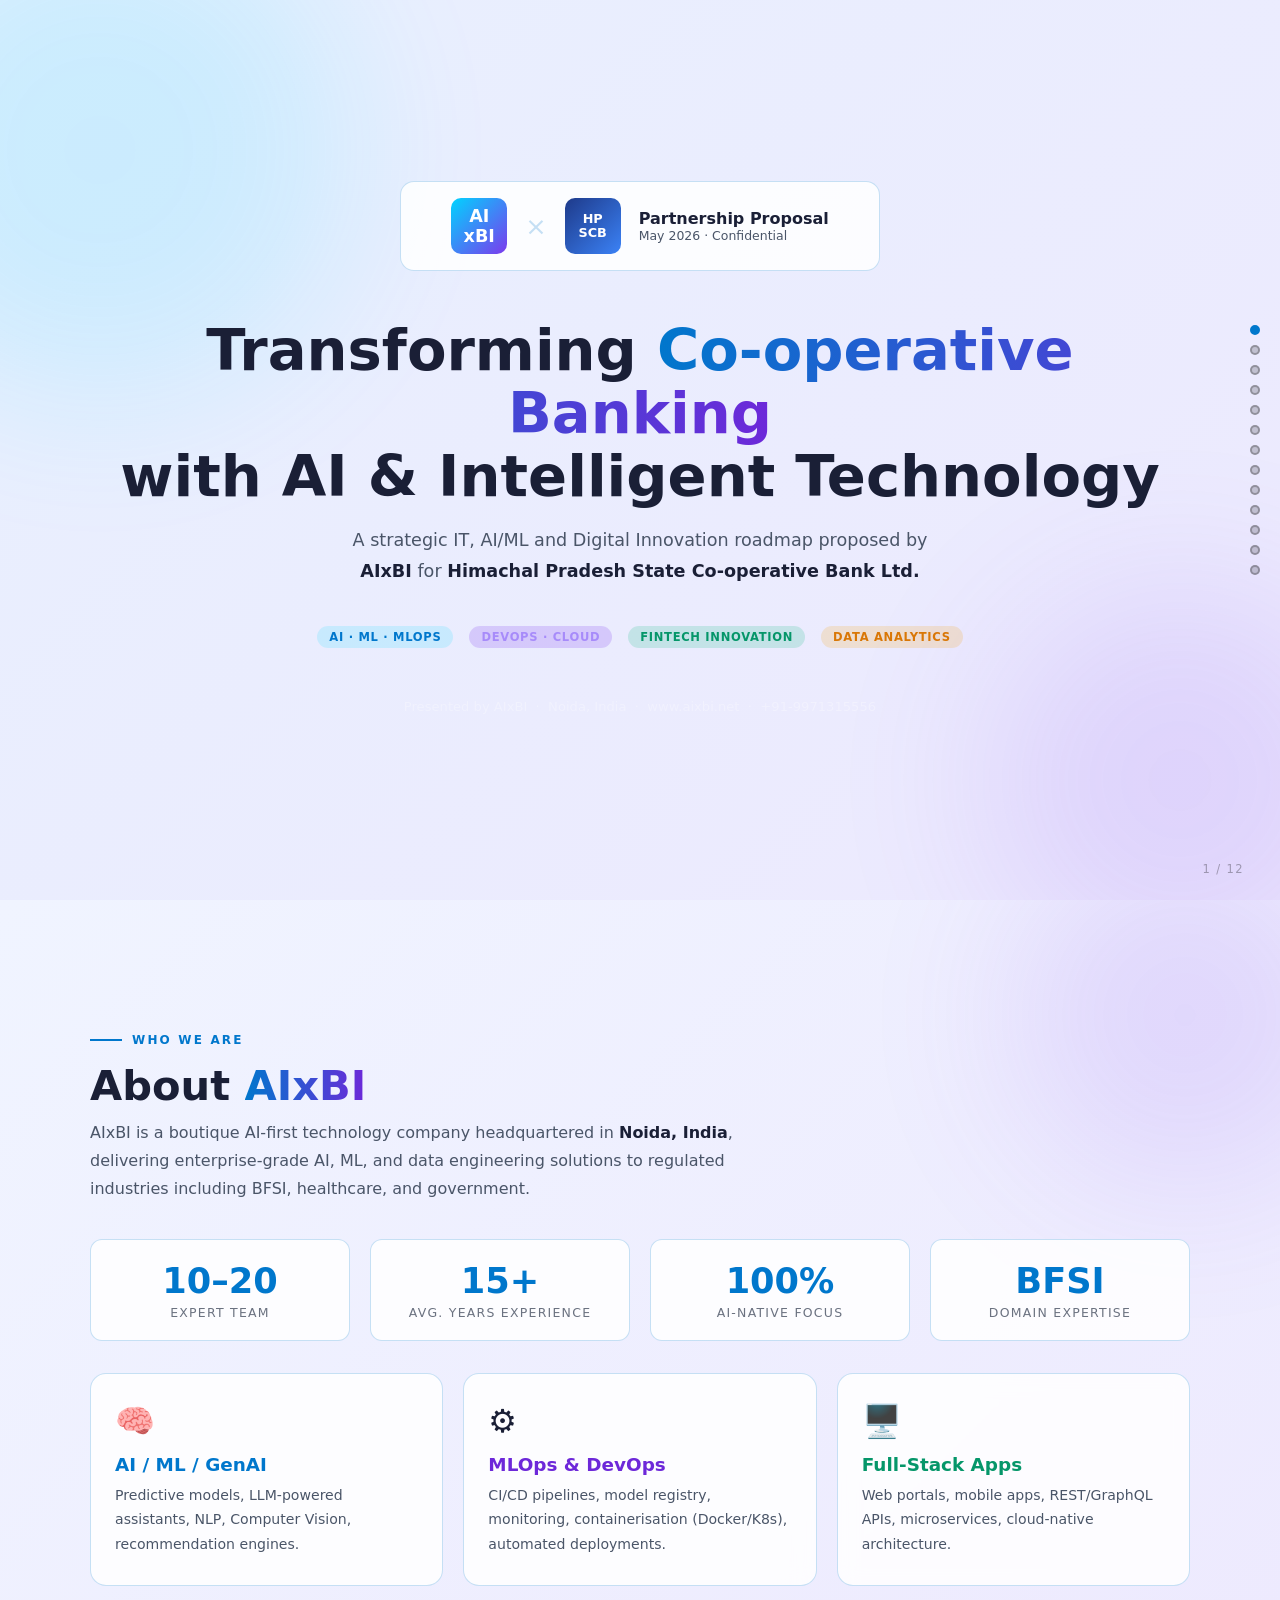
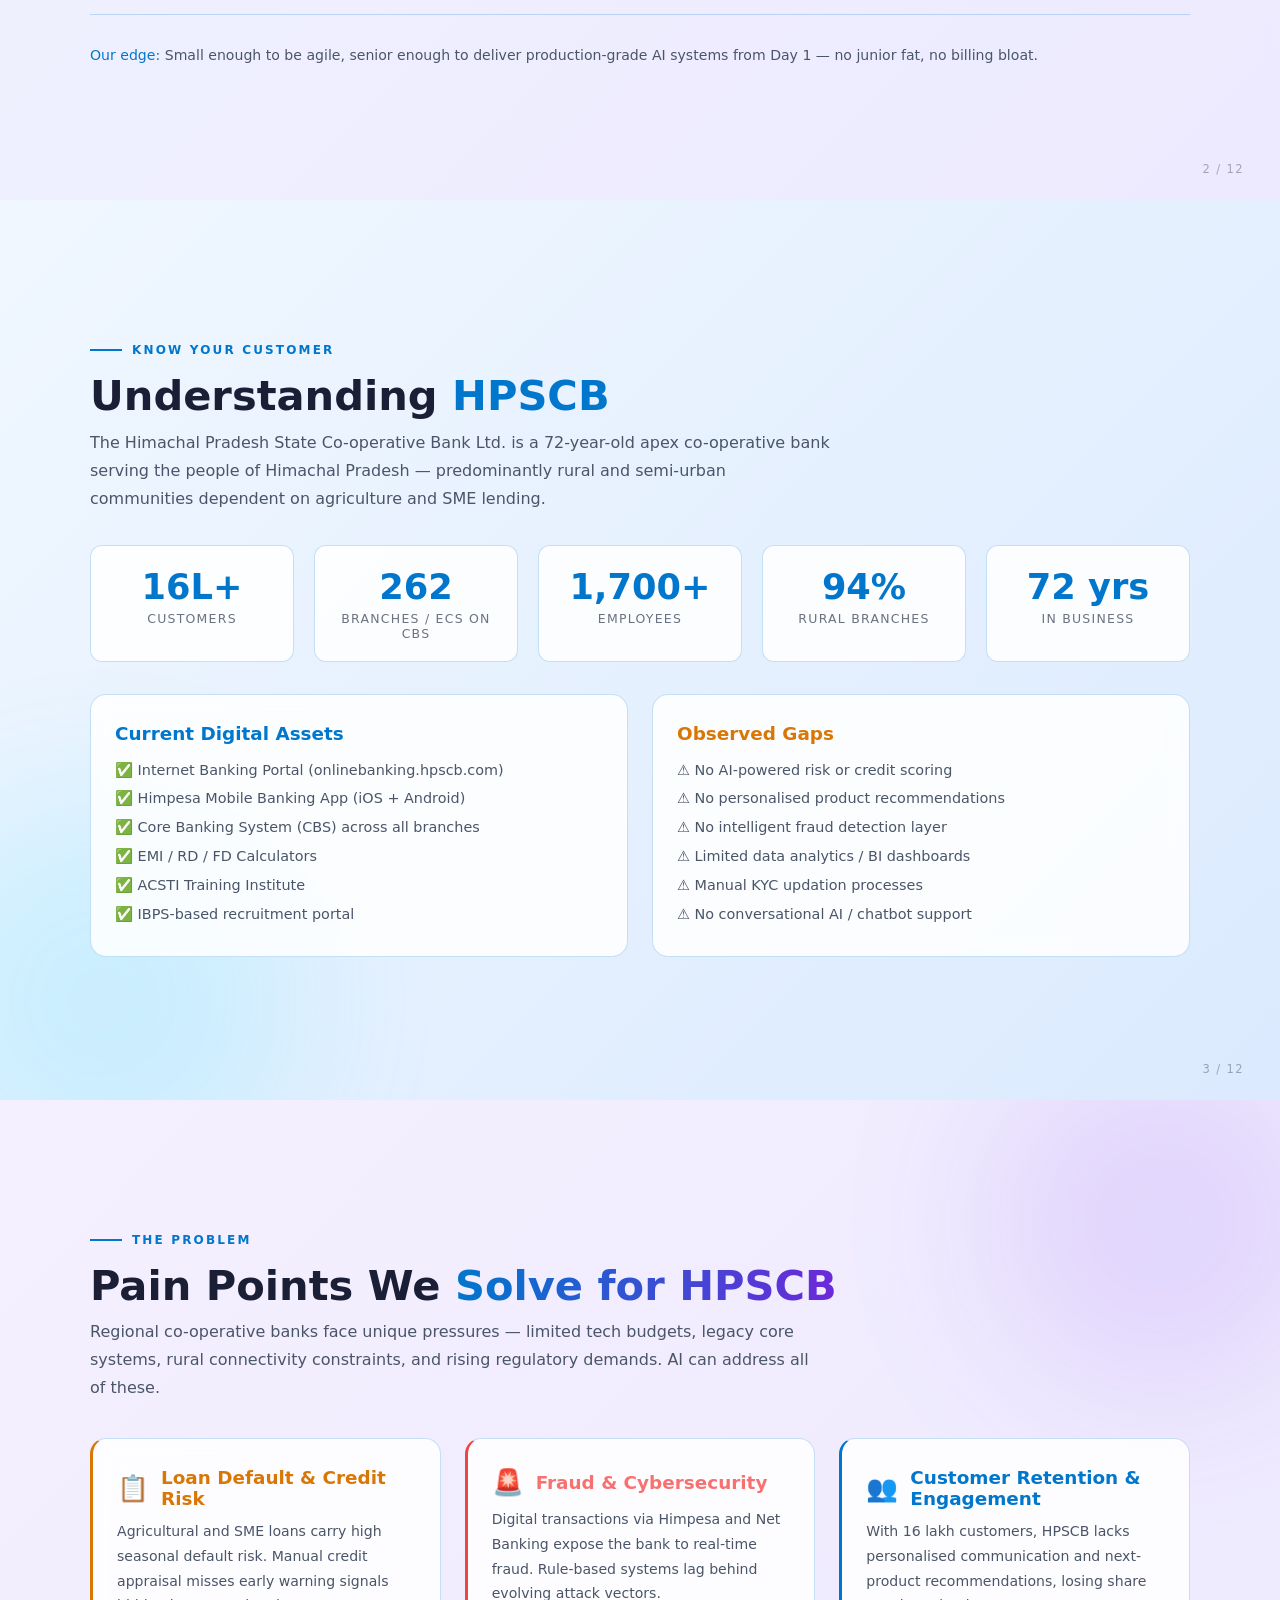
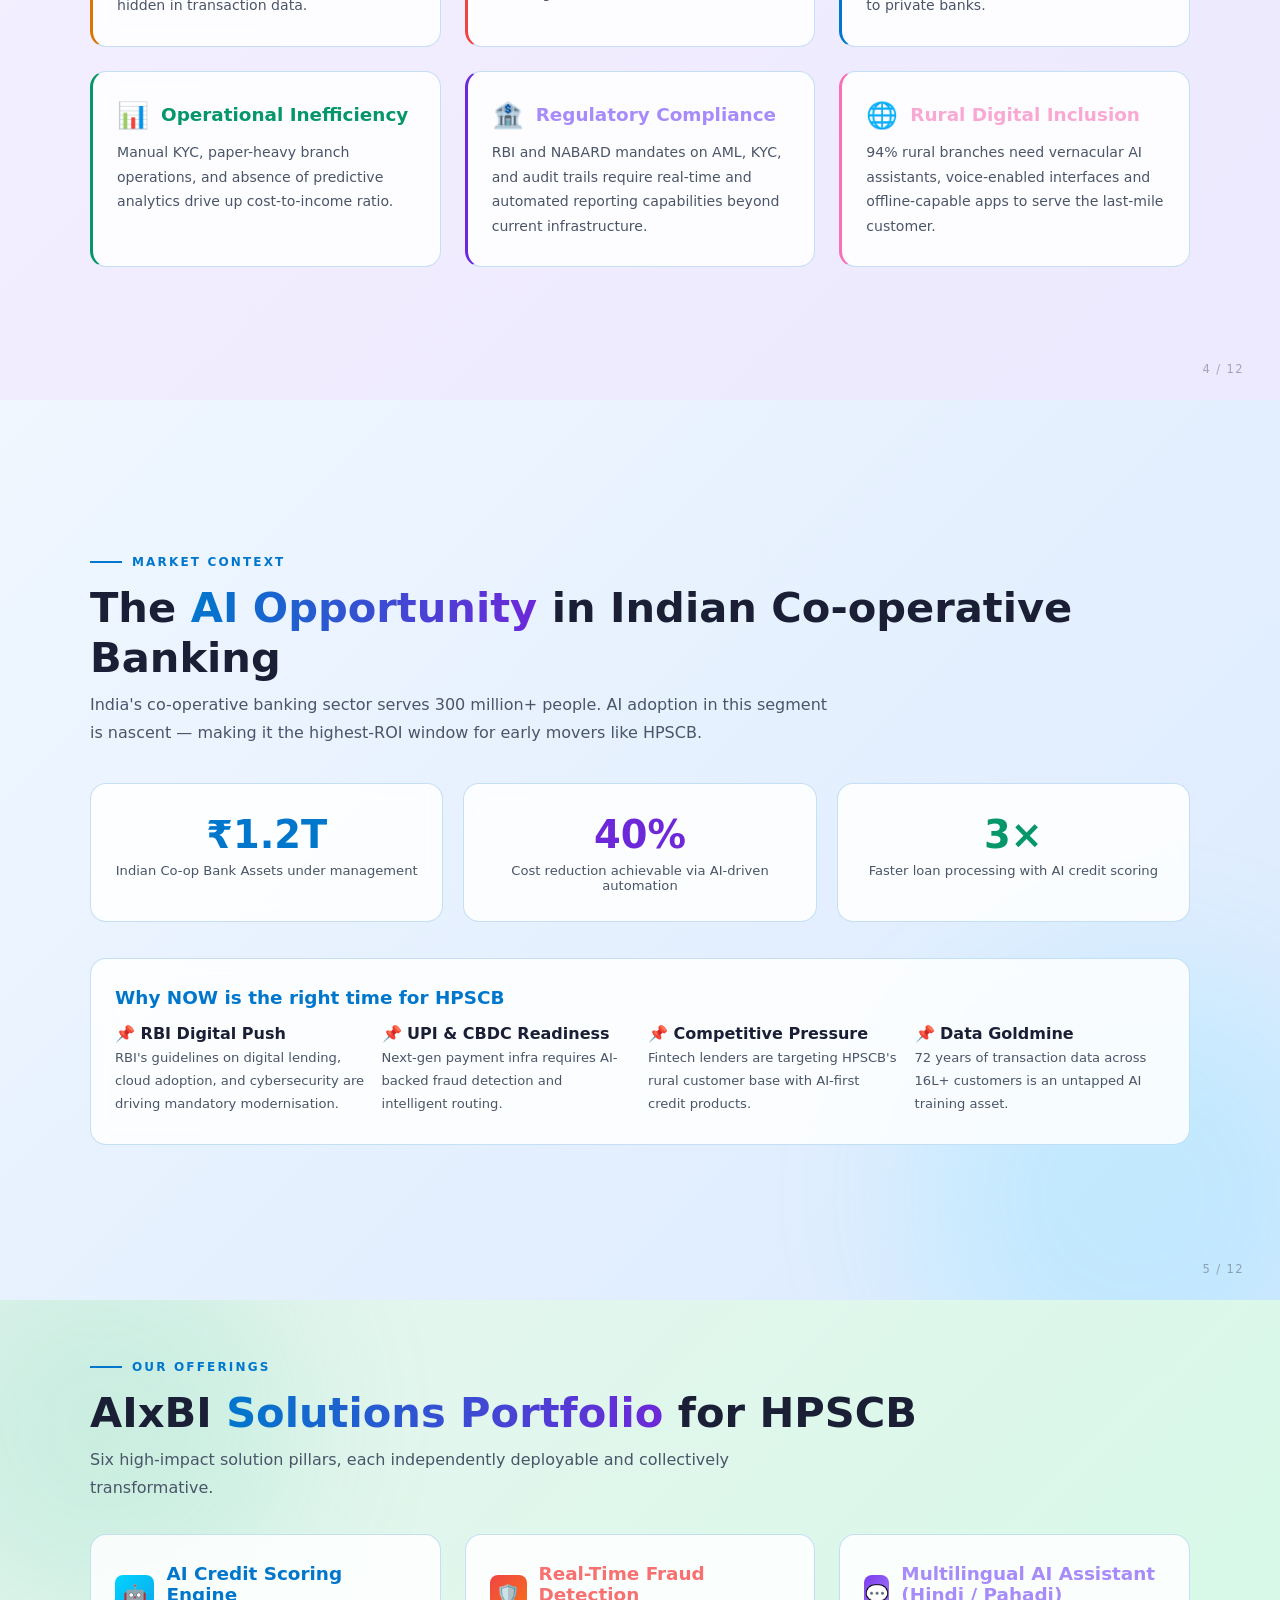
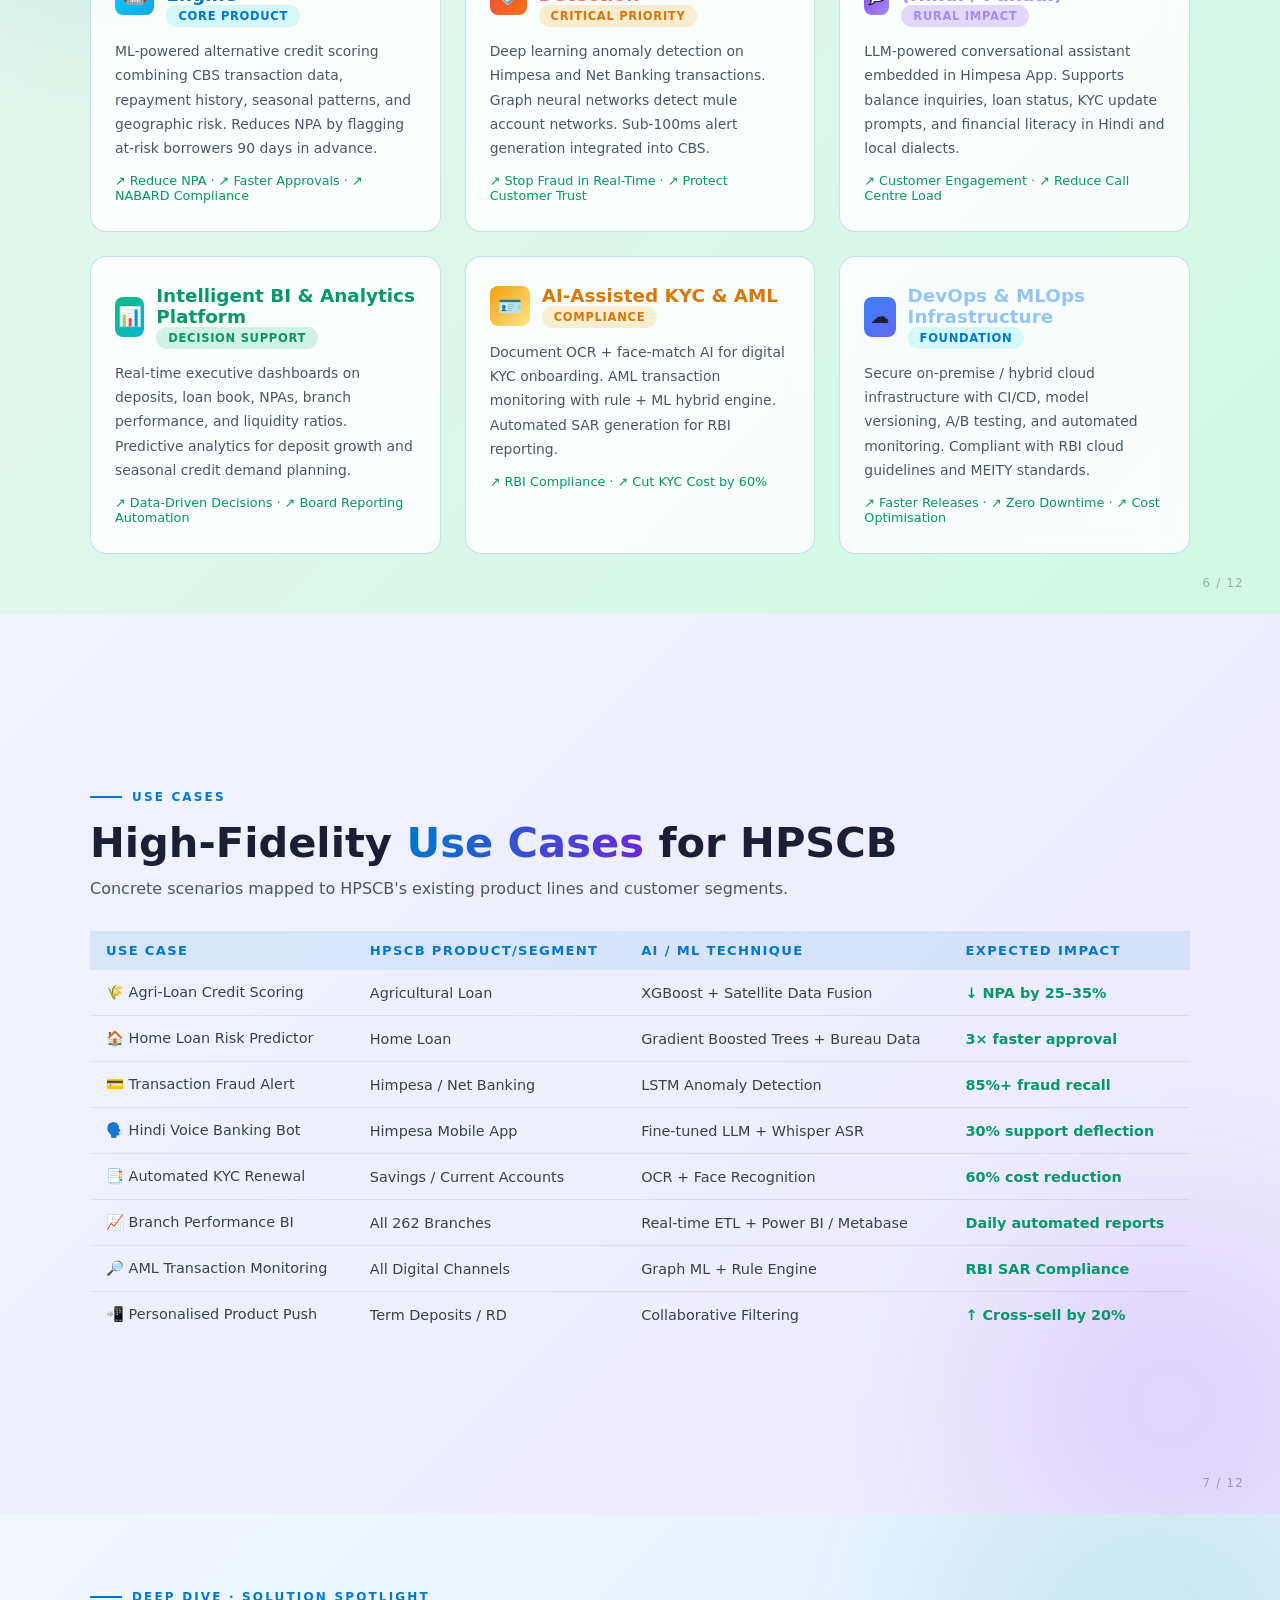
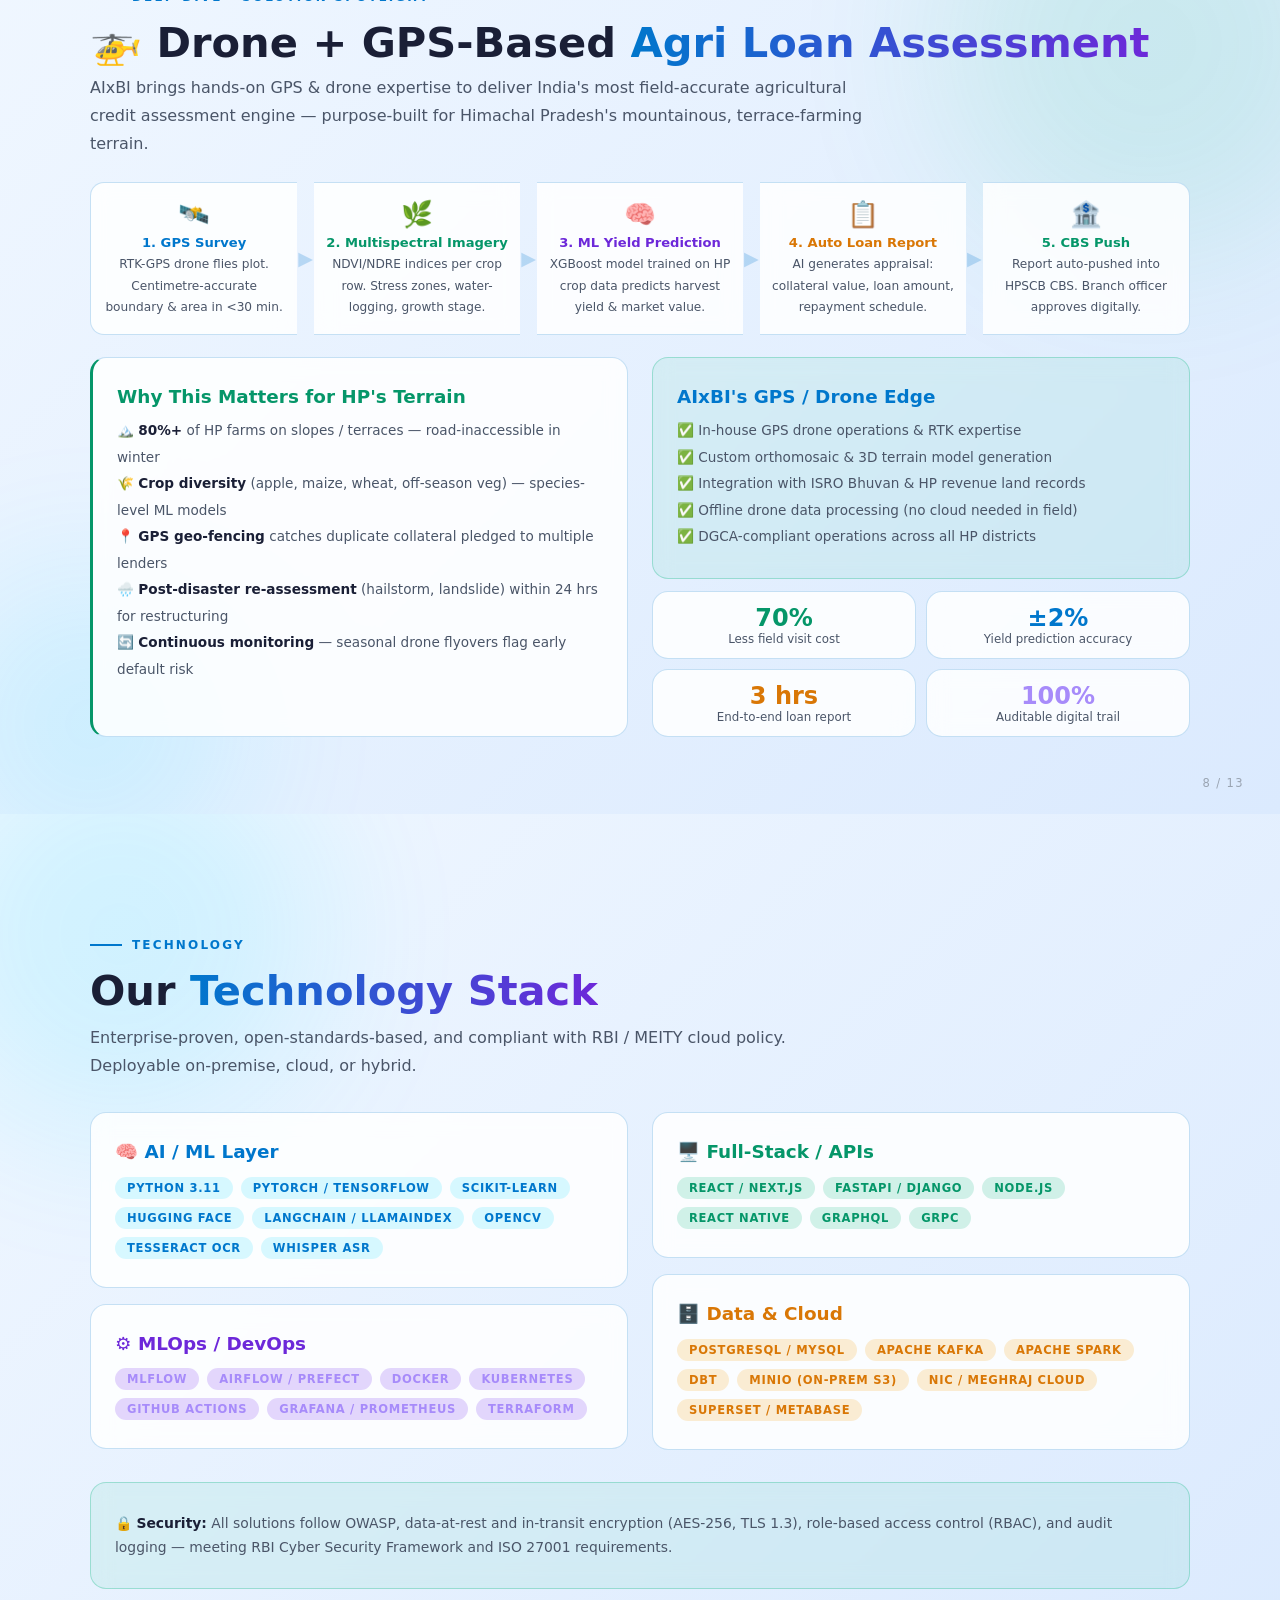
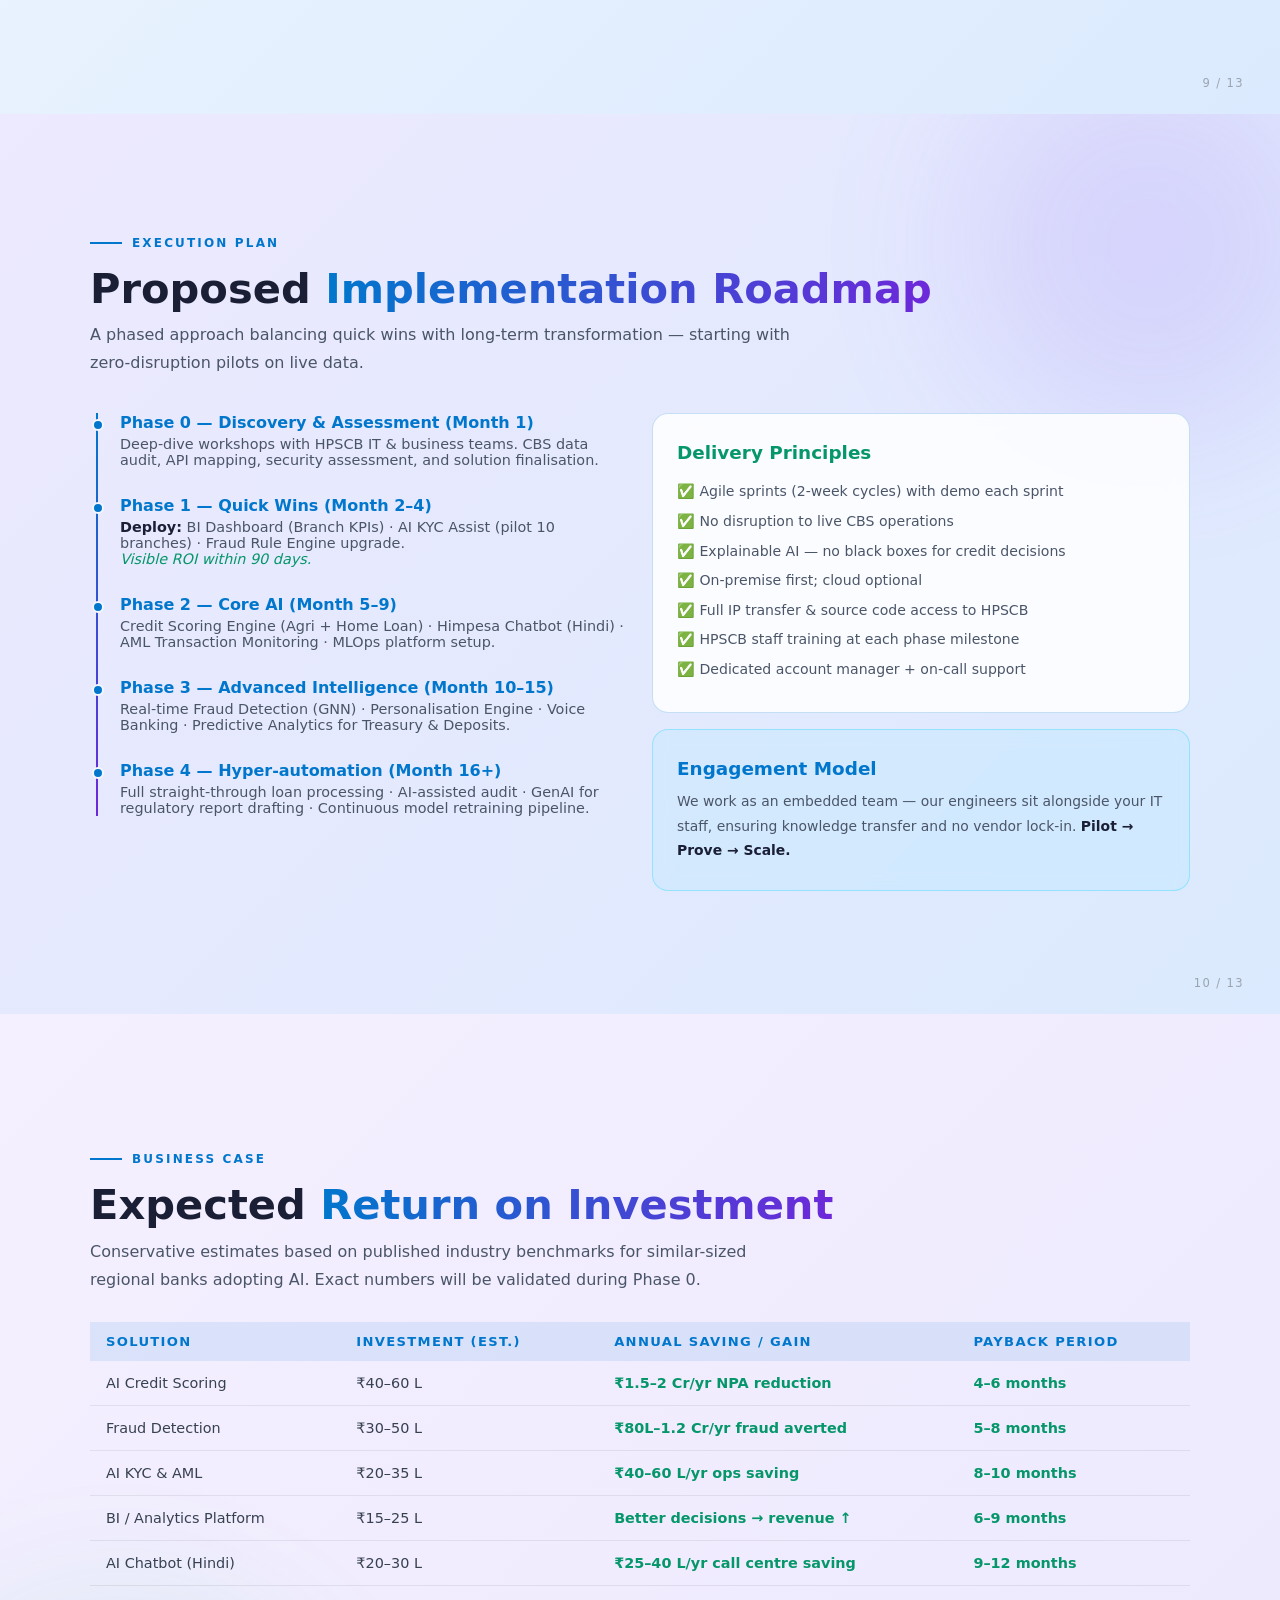
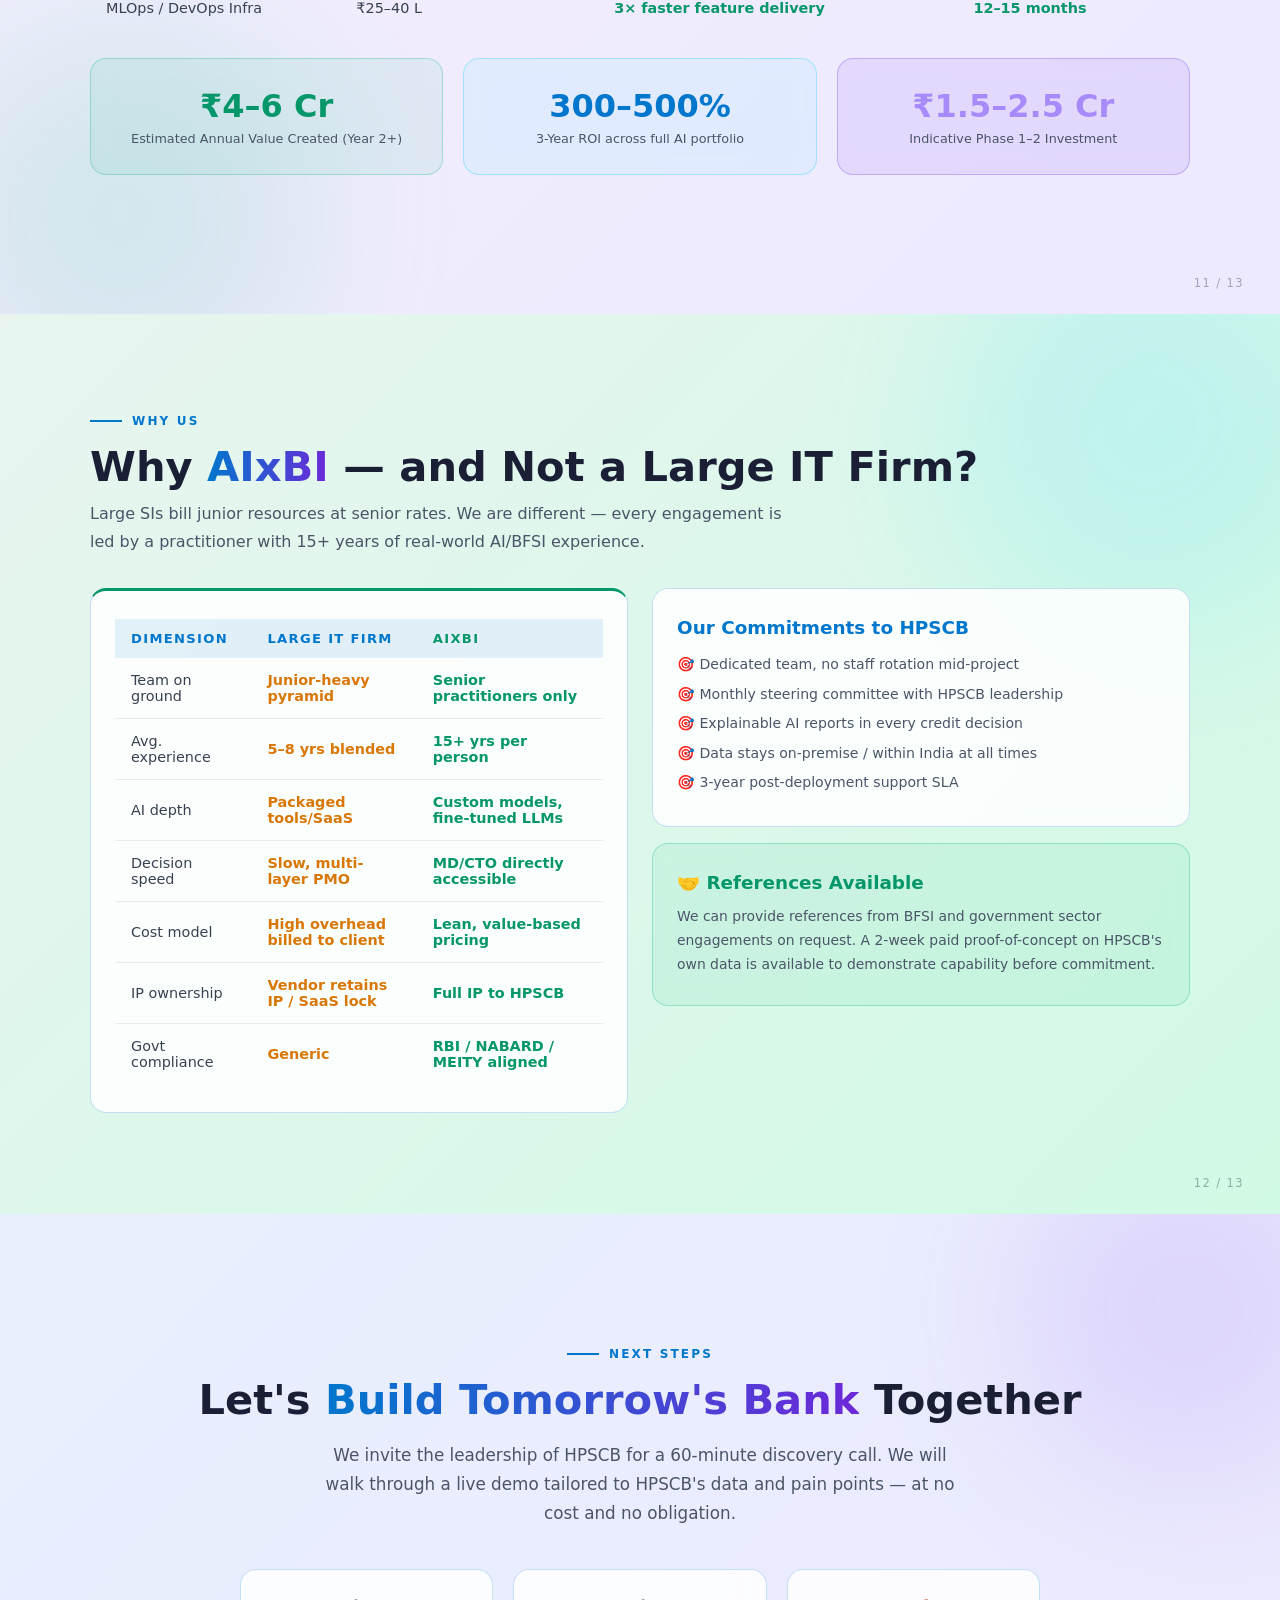
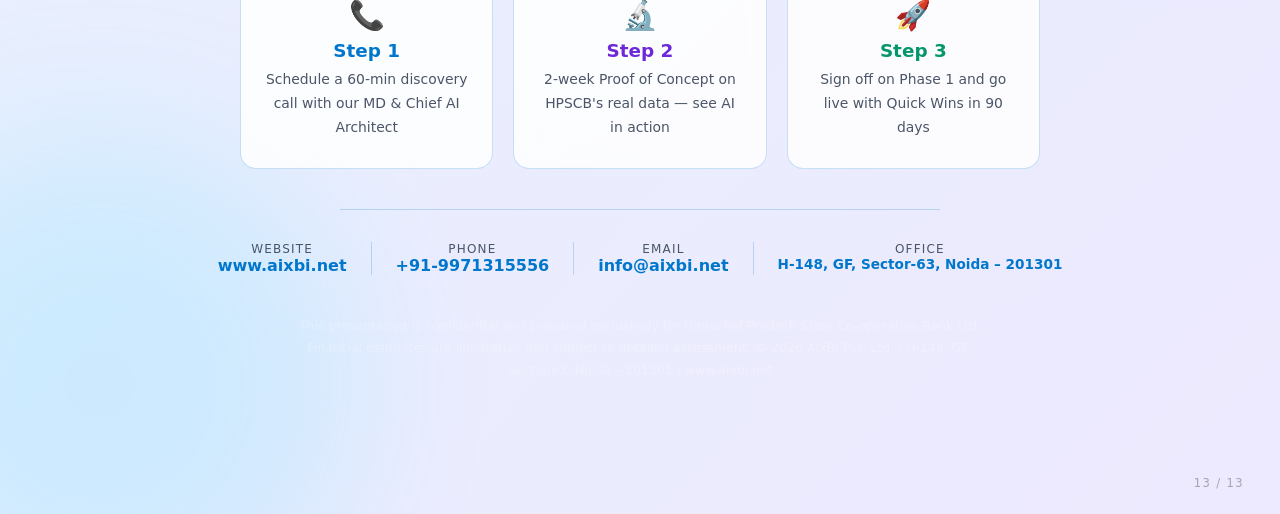
<file: pitch-hpscb.html>
<!DOCTYPE html>
<html lang="en">
<head>
<meta charset="UTF-8" />
<meta name="viewport" content="width=device-width, initial-scale=1.0" />
<title>AIxBI × HPSCB — AI & IT Transformation Pitch</title>
<style>
  /* ─── Reset & Base ─────────────────────────────────────────────────── */
  *, *::before, *::after { box-sizing: border-box; margin: 0; padding: 0; }
  html { scroll-behavior: smooth; font-size: 16px; }
  body {
    font-family: 'Segoe UI', system-ui, sans-serif;
    background: #f4f6fb;
    color: #1a1f36;
    overflow-x: hidden;
  }

  /* ─── Design Tokens ─────────────────────────────────────────────────── */
  :root {
    --accent:   #0077cc;
    --accent2:  #6d28d9;
    --accent3:  #059669;
    --warn:     #d97706;
    --card-bg:  rgba(255,255,255,0.85);
    --border:   rgba(0,119,204,0.22);
    --grad1: linear-gradient(135deg, #e8f0fe 0%, #ede9fe 100%);
    --grad2: linear-gradient(135deg, #e8f5f0 0%, #d1fae5 100%);
    --grad3: linear-gradient(135deg, #ede9fe 0%, #dbeafe 100%);
  }

  /* ─── Navigation Dots ───────────────────────────────────────────────── */
  #nav-dots {
    position: fixed; right: 20px; top: 50%; transform: translateY(-50%);
    z-index: 1000; display: flex; flex-direction: column; gap: 10px;
  }
  .dot {
    width: 10px; height: 10px; border-radius: 50%;
    background: rgba(0,0,0,0.18); border: 2px solid rgba(0,0,0,0.25);
    cursor: pointer; transition: all .3s;
  }
  .dot:hover, .dot.active { background: var(--accent); border-color: var(--accent); }

  /* ─── Slides ────────────────────────────────────────────────────────── */
  .slide {
    min-height: 100vh;
    display: flex; flex-direction: column; justify-content: center; align-items: center;
    padding: 60px 40px; position: relative; overflow: hidden;
  }
  .slide-inner { max-width: 1100px; width: 100%; z-index: 2; }

  /* ─── Slide Backgrounds ─────────────────────────────────────────────── */
  .s1  { background: var(--grad1); }
  .s2  { background: linear-gradient(135deg,#f0f4ff 0%,#ede9fe 100%); }
  .s3  { background: linear-gradient(135deg,#f0f7ff 0%,#dbeafe 100%); }
  .s4  { background: linear-gradient(135deg,#f4f0ff 0%,#ede9fe 100%); }
  .s5  { background: linear-gradient(135deg,#f0f7ff 0%,#dbeafe 100%); }
  .s6  { background: var(--grad2); }
  .s7  { background: linear-gradient(135deg,#f0f4ff 0%,#ede9fe 100%); }
  .s8  { background: linear-gradient(135deg,#f0f7ff 0%,#dbeafe 100%); }
  .s9  { background: var(--grad3); }
  .s10 { background: linear-gradient(135deg,#f4f0ff 0%,#ede9fe 100%); }
  .s11 { background: var(--grad2); }
  .s12 { background: var(--grad1); }

  /* ─── Decorative blobs ──────────────────────────────────────────────── */
  .blob {
    position: absolute; border-radius: 50%; opacity: .12; filter: blur(80px); pointer-events: none;
  }
  .blob-blue  { background: #00d4ff; }
  .blob-purple{ background: #7c3aed; }
  .blob-green { background: #10b981; }

  /* ─── Typography ────────────────────────────────────────────────────── */
  .slide-tag {
    font-size: .75rem; letter-spacing: .18em; text-transform: uppercase;
    color: var(--accent); font-weight: 600; margin-bottom: 14px;
    display: flex; align-items: center; gap: 10px;
  }
  .slide-tag::before { content:''; display:block; width:32px; height:2px; background:var(--accent); }

  h1 { font-size: clamp(2rem, 5vw, 3.6rem); font-weight: 800; line-height: 1.1; }
  h2 { font-size: clamp(1.6rem, 3.5vw, 2.6rem); font-weight: 700; line-height: 1.2; }
  h3 { font-size: 1.15rem; font-weight: 600; }
  p  { line-height: 1.75; color: #4a5568; }

  .gradient-text {
    background: linear-gradient(90deg, var(--accent), var(--accent2));
    -webkit-background-clip: text; -webkit-text-fill-color: transparent; background-clip: text;
  }
  .accent-text  { color: var(--accent); }
  .accent2-text { color: var(--accent2); }
  .green-text   { color: var(--accent3); }
  .warn-text    { color: var(--warn); }

  /* ─── Cards ─────────────────────────────────────────────────────────── */
  .card {
    background: var(--card-bg); border: 1px solid var(--border);
    border-radius: 16px; padding: 28px 24px;
    backdrop-filter: blur(10px);
    transition: transform .3s, box-shadow .3s;
  }
  .card:hover { transform: translateY(-4px); box-shadow: 0 20px 40px rgba(0,212,255,.1); }

  .card-icon { font-size: 2rem; margin-bottom: 14px; }

  /* ─── Grid Layouts ──────────────────────────────────────────────────── */
  .grid-2 { display: grid; grid-template-columns: repeat(auto-fit, minmax(300px, 1fr)); gap: 24px; }
  .grid-3 { display: grid; grid-template-columns: repeat(auto-fit, minmax(240px, 1fr)); gap: 20px; }
  .grid-4 { display: grid; grid-template-columns: repeat(auto-fit, minmax(200px, 1fr)); gap: 18px; }

  /* ─── Stats Banner ──────────────────────────────────────────────────── */
  .stat-row { display: flex; flex-wrap: wrap; gap: 20px; justify-content: space-around; margin: 32px 0; }
  .stat-box {
    text-align: center; background: var(--card-bg); border: 1px solid var(--border);
    border-radius: 12px; padding: 20px 24px; flex: 1; min-width: 130px;
  }
  .stat-num { font-size: 2.2rem; font-weight: 800; color: var(--accent); }
  .stat-lbl { font-size: .78rem; color: #6b7280; margin-top: 4px; text-transform: uppercase; letter-spacing: .1em; }

  /* ─── Timeline ───────────────────────────────────────────────────────── */
  .timeline { position: relative; padding-left: 30px; }
  .timeline::before {
    content:''; position: absolute; left: 6px; top: 0; bottom: 0;
    width: 2px; background: linear-gradient(180deg, var(--accent), var(--accent2));
  }
  .tl-item { position: relative; margin-bottom: 28px; }
  .tl-item::before {
    content:''; position: absolute; left: -28px; top: 6px;
    width: 12px; height: 12px; border-radius: 50%;
    background: var(--accent); border: 2px solid #f4f6fb;
  }
  .tl-title { font-weight: 700; color: var(--accent); margin-bottom: 4px; }
  .tl-desc  { font-size: .9rem; color: #4a5568; }

  /* ─── Table ──────────────────────────────────────────────────────────── */
  table { width: 100%; border-collapse: collapse; margin-top: 20px; }
  th { background: rgba(0,119,204,.10); color: var(--accent); font-size: .82rem;
       text-transform: uppercase; letter-spacing: .1em; padding: 12px 16px; text-align: left; }
  td { padding: 14px 16px; border-bottom: 1px solid rgba(0,0,0,.07); font-size: .9rem; color: #374151; }
  tr:last-child td { border-bottom: none; }
  tr:hover td { background: rgba(0,119,204,.04); }

  /* ─── Badge / Tag ────────────────────────────────────────────────────── */
  .badge {
    display: inline-block; padding: 4px 12px; border-radius: 999px;
    font-size: .72rem; font-weight: 600; letter-spacing: .06em;
    text-transform: uppercase;
  }
  .badge-blue   { background: rgba(0,212,255,.15);  color: var(--accent); }
  .badge-purple { background: rgba(124,58,237,.2);  color: #a78bfa; }
  .badge-green  { background: rgba(16,185,129,.18); color: var(--accent3); }
  .badge-warn   { background: rgba(245,158,11,.18); color: var(--warn); }

  /* ─── Divider ────────────────────────────────────────────────────────── */
  .divider { height: 1px; background: var(--border); margin: 28px 0; }

  /* ─── CTA Button ─────────────────────────────────────────────────────── */
  .btn {
    display: inline-block; padding: 14px 36px; border-radius: 8px;
    font-weight: 700; font-size: 1rem; text-decoration: none; cursor: pointer;
    transition: all .3s; border: none;
  }
  .btn-primary {
    background: linear-gradient(90deg, var(--accent), var(--accent2));
    color: #ffffff;
  }
  .btn-primary:hover { opacity: .88; transform: translateY(-2px); box-shadow: 0 8px 24px rgba(0,212,255,.3); }
  .btn-outline {
    background: transparent; color: var(--accent);
    border: 2px solid var(--accent);
  }
  .btn-outline:hover { background: var(--accent); color: #ffffff; }

  /* ─── Risk / ROI table colors ──────────────────────────────────────── */
  .green-cell { color: var(--accent3); font-weight: 600; }
  .warn-cell  { color: var(--warn); font-weight: 600; }

  /* ─── Progress bar ───────────────────────────────────────────────────── */
  .prog-bar-bg { background: rgba(0,0,0,.08); border-radius: 999px; height: 8px; margin: 6px 0 16px; }
  .prog-bar    { height: 8px; border-radius: 999px; background: linear-gradient(90deg, var(--accent), var(--accent2)); }

  /* ─── Logo lockup ────────────────────────────────────────────────────── */
  .logo-lockup {
    display: flex; align-items: center; gap: 18px;
    background: var(--card-bg); border: 1px solid var(--border);
    border-radius: 14px; padding: 16px 24px; margin-bottom: 40px;
  }
  .logo-box {
    width: 56px; height: 56px; border-radius: 10px;
    display: flex; align-items: center; justify-content: center;
    font-weight: 900; font-size: 1.1rem; flex-shrink: 0;
  }
  .logo-aixbi  { background: linear-gradient(135deg,#00d4ff,#7c3aed); color:#fff; }
  .logo-hpscb  { background: linear-gradient(135deg,#1e3a8a,#3b82f6); color:#fff; font-size:.8rem; text-align:center; line-height:1.1; }
  .logo-sep    { font-size: 1.6rem; color: var(--border); }

  /* ─── Slide counter ──────────────────────────────────────────────────── */
  .slide-num {
    position: absolute; bottom: 24px; right: 36px;
    font-size: .72rem; color: rgba(0,0,0,.3); letter-spacing: .12em;
    z-index: 10;
  }

  /* ─── Print / Presentation ───────────────────────────────────────────── */
  @media print {
    .slide { page-break-after: always; min-height: 100vh; }
    #nav-dots, .slide-num { display: none; }
  }

  /* ─── Responsive ────────────────────────────────────────────────────── */
  @media(max-width:640px){
    .slide { padding: 40px 20px; }
    h1 { font-size: 2rem; }
    h2 { font-size: 1.5rem; }
  }
</style>
</head>
<body>

<!-- ─── Nav Dots ──────────────────────────────────────────────────────────── -->
<nav id="nav-dots" aria-label="Slide navigation">
  <div class="dot" onclick="goto(0)" title="Cover"></div>
  <div class="dot" onclick="goto(1)" title="About AIxBI"></div>
  <div class="dot" onclick="goto(2)" title="Understanding HPSCB"></div>
  <div class="dot" onclick="goto(3)" title="Pain Points"></div>
  <div class="dot" onclick="goto(4)" title="AI Opportunity"></div>
  <div class="dot" onclick="goto(5)" title="Solutions Portfolio"></div>
  <div class="dot" onclick="goto(6)" title="Use Cases"></div>
  <div class="dot" onclick="goto(7)" title="Drone Agri Assessment"></div>
  <div class="dot" onclick="goto(8)" title="Tech Stack"></div>
  <div class="dot" onclick="goto(9)" title="Roadmap"></div>
  <div class="dot" onclick="goto(10)" title="ROI"></div>
  <div class="dot" onclick="goto(11)" title="Why AIxBI"></div>
  <div class="dot" onclick="goto(12)" title="Call to Action"></div>
</nav>

<!-- ══════════════════════════════════════════════════════════════════════════
     SLIDE 1 — COVER
══════════════════════════════════════════════════════════════════════════ -->
<section class="slide s1" id="s0">
  <div class="blob blob-blue"  style="width:500px;height:500px;top:-100px;left:-150px;"></div>
  <div class="blob blob-purple"style="width:400px;height:400px;bottom:-80px;right:-100px;"></div>

  <div class="slide-inner" style="text-align:center;">

    <div class="logo-lockup" style="justify-content:center; max-width:480px; margin:0 auto 48px;">
      <div class="logo-box logo-aixbi">AI<br/>xBI</div>
      <div class="logo-sep">×</div>
      <div class="logo-box logo-hpscb">HP<br/>SCB</div>
      <div style="text-align:left;">
        <div style="font-weight:700; font-size:1rem;">Partnership Proposal</div>
        <div style="font-size:.78rem; color:#4a5568;">May 2026 · Confidential</div>
      </div>
    </div>

    <h1 style="margin-bottom:16px;">
      Transforming <span class="gradient-text">Co-operative Banking</span><br/>
      with AI &amp; Intelligent Technology
    </h1>

    <p style="max-width:620px;margin:0 auto 40px; font-size:1.1rem;">
      A strategic IT, AI/ML and Digital Innovation roadmap proposed by
      <strong style="color:#1a1f36;">AIxBI</strong> for
      <strong style="color:#1a1f36;">Himachal Pradesh State Co-operative Bank Ltd.</strong>
    </p>

    <div style="display:flex;gap:16px;justify-content:center;flex-wrap:wrap;">
      <span class="badge badge-blue">AI · ML · MLOps</span>
      <span class="badge badge-purple">DevOps · Cloud</span>
      <span class="badge badge-green">FinTech Innovation</span>
      <span class="badge badge-warn">Data Analytics</span>
    </div>

    <p style="margin-top:48px; font-size:.82rem; color:rgba(255,255,255,.3);">
      Presented by AIxBI &nbsp;·&nbsp; Noida, India &nbsp;·&nbsp; www.aixbi.net &nbsp;·&nbsp; +91-9971315556
    </p>
  </div>
  <div class="slide-num">1 / 12</div>
</section>

<!-- ══════════════════════════════════════════════════════════════════════════
     SLIDE 2 — ABOUT AIxBI
══════════════════════════════════════════════════════════════════════════ -->
<section class="slide s2" id="s1">
  <div class="blob blob-purple" style="width:350px;height:350px;top:-60px;right:-80px;"></div>

  <div class="slide-inner">
    <div class="slide-tag">Who We Are</div>
    <h2 style="margin-bottom:8px;">About <span class="gradient-text">AIxBI</span></h2>
    <p style="margin-bottom:36px; max-width:700px;">
      AIxBI is a boutique AI-first technology company headquartered in <strong style="color:#1a1f36;">Noida, India</strong>,
      delivering enterprise-grade AI, ML, and data engineering solutions to regulated industries
      including BFSI, healthcare, and government.
    </p>

    <div class="stat-row">
      <div class="stat-box">
        <div class="stat-num">10–20</div>
        <div class="stat-lbl">Expert Team</div>
      </div>
      <div class="stat-box">
        <div class="stat-num">15+</div>
        <div class="stat-lbl">Avg. Years Experience</div>
      </div>
      <div class="stat-box">
        <div class="stat-num">100%</div>
        <div class="stat-lbl">AI-Native Focus</div>
      </div>
      <div class="stat-box">
        <div class="stat-num">BFSI</div>
        <div class="stat-lbl">Domain Expertise</div>
      </div>
    </div>

    <div class="grid-3" style="margin-top:28px;">
      <div class="card">
        <div class="card-icon">🧠</div>
        <h3 style="color:var(--accent); margin-bottom:8px;">AI / ML / GenAI</h3>
        <p style="font-size:.88rem;">Predictive models, LLM-powered assistants, NLP,
        Computer Vision, recommendation engines.</p>
      </div>
      <div class="card">
        <div class="card-icon">⚙️</div>
        <h3 style="color:var(--accent2); margin-bottom:8px;">MLOps & DevOps</h3>
        <p style="font-size:.88rem;">CI/CD pipelines, model registry, monitoring,
        containerisation (Docker/K8s), automated deployments.</p>
      </div>
      <div class="card">
        <div class="card-icon">🖥️</div>
        <h3 style="color:var(--accent3); margin-bottom:8px;">Full-Stack Apps</h3>
        <p style="font-size:.88rem;">Web portals, mobile apps, REST/GraphQL APIs,
        microservices, cloud-native architecture.</p>
      </div>
    </div>

    <div class="divider"></div>
    <p style="font-size:.88rem; color:#4a5568;">
      <span class="accent-text font-bold">Our edge:</span>
      Small enough to be agile, senior enough to deliver production-grade AI systems from Day 1 —
      no junior fat, no billing bloat.
    </p>
  </div>
  <div class="slide-num">2 / 12</div>
</section>

<!-- ══════════════════════════════════════════════════════════════════════════
     SLIDE 3 — UNDERSTANDING HPSCB
══════════════════════════════════════════════════════════════════════════ -->
<section class="slide s3" id="s2">
  <div class="blob blob-blue" style="width:400px;height:400px;bottom:-100px;left:-100px;"></div>

  <div class="slide-inner">
    <div class="slide-tag">Know Your Customer</div>
    <h2 style="margin-bottom:8px;">Understanding <span class="accent-text">HPSCB</span></h2>
    <p style="margin-bottom:32px;max-width:740px;">
      The Himachal Pradesh State Co-operative Bank Ltd. is a 72-year-old apex co-operative bank
      serving the people of Himachal Pradesh — predominantly rural and semi-urban communities
      dependent on agriculture and SME lending.
    </p>

    <div class="stat-row">
      <div class="stat-box"><div class="stat-num">16L+</div><div class="stat-lbl">Customers</div></div>
      <div class="stat-box"><div class="stat-num">262</div><div class="stat-lbl">Branches / ECs on CBS</div></div>
      <div class="stat-box"><div class="stat-num">1,700+</div><div class="stat-lbl">Employees</div></div>
      <div class="stat-box"><div class="stat-num">94%</div><div class="stat-lbl">Rural Branches</div></div>
      <div class="stat-box"><div class="stat-num">72 yrs</div><div class="stat-lbl">In Business</div></div>
    </div>

    <div class="grid-2" style="margin-top:28px;">
      <div class="card">
        <h3 style="color:var(--accent); margin-bottom:12px;">Current Digital Assets</h3>
        <ul style="list-style:none; color:#4a5568; font-size:.9rem; line-height:2;">
          <li>✅ Internet Banking Portal (onlinebanking.hpscb.com)</li>
          <li>✅ Himpesa Mobile Banking App (iOS + Android)</li>
          <li>✅ Core Banking System (CBS) across all branches</li>
          <li>✅ EMI / RD / FD Calculators</li>
          <li>✅ ACSTI Training Institute</li>
          <li>✅ IBPS-based recruitment portal</li>
        </ul>
      </div>
      <div class="card">
        <h3 style="color:var(--warn); margin-bottom:12px;">Observed Gaps</h3>
        <ul style="list-style:none; color:#4a5568; font-size:.9rem; line-height:2;">
          <li>⚠️ No AI-powered risk or credit scoring</li>
          <li>⚠️ No personalised product recommendations</li>
          <li>⚠️ No intelligent fraud detection layer</li>
          <li>⚠️ Limited data analytics / BI dashboards</li>
          <li>⚠️ Manual KYC updation processes</li>
          <li>⚠️ No conversational AI / chatbot support</li>
        </ul>
      </div>
    </div>
  </div>
  <div class="slide-num">3 / 12</div>
</section>

<!-- ══════════════════════════════════════════════════════════════════════════
     SLIDE 4 — PAIN POINTS
══════════════════════════════════════════════════════════════════════════ -->
<section class="slide s4" id="s3">
  <div class="blob blob-purple" style="width:360px;height:360px;top:-60px;right:-60px;"></div>

  <div class="slide-inner">
    <div class="slide-tag">The Problem</div>
    <h2 style="margin-bottom:8px;">Pain Points We <span class="gradient-text">Solve for HPSCB</span></h2>
    <p style="margin-bottom:36px; max-width:720px;">
      Regional co-operative banks face unique pressures — limited tech budgets, legacy core systems,
      rural connectivity constraints, and rising regulatory demands. AI can address all of these.
    </p>

    <div class="grid-2">
      <div class="card" style="border-left: 3px solid var(--warn);">
        <div style="display:flex;align-items:center;gap:12px;margin-bottom:10px;">
          <span style="font-size:1.6rem;">📋</span>
          <h3 class="warn-text">Loan Default &amp; Credit Risk</h3>
        </div>
        <p style="font-size:.88rem;">Agricultural and SME loans carry high seasonal default risk.
        Manual credit appraisal misses early warning signals hidden in transaction data.</p>
      </div>

      <div class="card" style="border-left: 3px solid #ef4444;">
        <div style="display:flex;align-items:center;gap:12px;margin-bottom:10px;">
          <span style="font-size:1.6rem;">🚨</span>
          <h3 style="color:#f87171;">Fraud &amp; Cybersecurity</h3>
        </div>
        <p style="font-size:.88rem;">Digital transactions via Himpesa and Net Banking expose the bank
        to real-time fraud. Rule-based systems lag behind evolving attack vectors.</p>
      </div>

      <div class="card" style="border-left: 3px solid var(--accent);">
        <div style="display:flex;align-items:center;gap:12px;margin-bottom:10px;">
          <span style="font-size:1.6rem;">👥</span>
          <h3 class="accent-text">Customer Retention &amp; Engagement</h3>
        </div>
        <p style="font-size:.88rem;">With 16 lakh customers, HPSCB lacks personalised
        communication and next-product recommendations, losing share to private banks.</p>
      </div>

      <div class="card" style="border-left: 3px solid var(--accent3);">
        <div style="display:flex;align-items:center;gap:12px;margin-bottom:10px;">
          <span style="font-size:1.6rem;">📊</span>
          <h3 class="green-text">Operational Inefficiency</h3>
        </div>
        <p style="font-size:.88rem;">Manual KYC, paper-heavy branch operations, and
        absence of predictive analytics drive up cost-to-income ratio.</p>
      </div>

      <div class="card" style="border-left: 3px solid var(--accent2);">
        <div style="display:flex;align-items:center;gap:12px;margin-bottom:10px;">
          <span style="font-size:1.6rem;">🏦</span>
          <h3 style="color:#a78bfa;">Regulatory Compliance</h3>
        </div>
        <p style="font-size:.88rem;">RBI and NABARD mandates on AML, KYC, and audit trails require
        real-time and automated reporting capabilities beyond current infrastructure.</p>
      </div>

      <div class="card" style="border-left: 3px solid #f472b6;">
        <div style="display:flex;align-items:center;gap:12px;margin-bottom:10px;">
          <span style="font-size:1.6rem;">🌐</span>
          <h3 style="color:#f9a8d4;">Rural Digital Inclusion</h3>
        </div>
        <p style="font-size:.88rem;">94% rural branches need vernacular AI assistants,
        voice-enabled interfaces and offline-capable apps to serve the last-mile customer.</p>
      </div>
    </div>
  </div>
  <div class="slide-num">4 / 12</div>
</section>

<!-- ══════════════════════════════════════════════════════════════════════════
     SLIDE 5 — THE AI OPPORTUNITY
══════════════════════════════════════════════════════════════════════════ -->
<section class="slide s5" id="s4">
  <div class="blob blob-blue" style="width:450px;height:450px;bottom:-120px;right:-80px;"></div>

  <div class="slide-inner">
    <div class="slide-tag">Market Context</div>
    <h2 style="margin-bottom:8px;">The <span class="gradient-text">AI Opportunity</span> in Indian Co-operative Banking</h2>
    <p style="margin-bottom:36px; max-width:740px;">
      India's co-operative banking sector serves 300 million+ people. AI adoption in this segment
      is nascent — making it the highest-ROI window for early movers like HPSCB.
    </p>

    <div class="grid-3" style="margin-bottom: 36px;">
      <div class="card" style="text-align:center;">
        <div style="font-size:2.4rem; font-weight:800; color:var(--accent);">₹1.2T</div>
        <div style="font-size:.82rem; color:#4a5568; margin-top:6px;">Indian Co-op Bank Assets under management</div>
      </div>
      <div class="card" style="text-align:center;">
        <div style="font-size:2.4rem; font-weight:800; color:var(--accent2);">40%</div>
        <div style="font-size:.82rem; color:#4a5568; margin-top:6px;">Cost reduction achievable via AI-driven automation</div>
      </div>
      <div class="card" style="text-align:center;">
        <div style="font-size:2.4rem; font-weight:800; color:var(--accent3);">3×</div>
        <div style="font-size:.82rem; color:#4a5568; margin-top:6px;">Faster loan processing with AI credit scoring</div>
      </div>
    </div>

    <div class="card">
      <h3 style="color:var(--accent); margin-bottom:16px;">Why NOW is the right time for HPSCB</h3>
      <div style="display:grid; grid-template-columns:repeat(auto-fit,minmax(200px,1fr)); gap:16px;">
        <div>
          <div style="font-weight:600; color:#1a1f36; margin-bottom:4px;">📌 RBI Digital Push</div>
          <p style="font-size:.82rem;">RBI's guidelines on digital lending,
          cloud adoption, and cybersecurity are driving mandatory modernisation.</p>
        </div>
        <div>
          <div style="font-weight:600; color:#1a1f36; margin-bottom:4px;">📌 UPI &amp; CBDC Readiness</div>
          <p style="font-size:.82rem;">Next-gen payment infra requires AI-backed
          fraud detection and intelligent routing.</p>
        </div>
        <div>
          <div style="font-weight:600; color:#1a1f36; margin-bottom:4px;">📌 Competitive Pressure</div>
          <p style="font-size:.82rem;">Fintech lenders are targeting HPSCB's
          rural customer base with AI-first credit products.</p>
        </div>
        <div>
          <div style="font-weight:600; color:#1a1f36; margin-bottom:4px;">📌 Data Goldmine</div>
          <p style="font-size:.82rem;">72 years of transaction data across 16L+ customers
          is an untapped AI training asset.</p>
        </div>
      </div>
    </div>
  </div>
  <div class="slide-num">5 / 12</div>
</section>

<!-- ══════════════════════════════════════════════════════════════════════════
     SLIDE 6 — SOLUTIONS PORTFOLIO
══════════════════════════════════════════════════════════════════════════ -->
<section class="slide s6" id="s5">
  <div class="blob blob-green" style="width:400px;height:400px;top:-80px;left:-100px;"></div>

  <div class="slide-inner">
    <div class="slide-tag">Our Offerings</div>
    <h2 style="margin-bottom:8px;">AIxBI <span class="gradient-text">Solutions Portfolio</span> for HPSCB</h2>
    <p style="margin-bottom:32px; max-width:700px;">Six high-impact solution pillars, each
    independently deployable and collectively transformative.</p>

    <div class="grid-2">

      <div class="card">
        <div style="display:flex;align-items:center;gap:12px;margin-bottom:12px;">
          <div style="width:40px;height:40px;border-radius:8px;background:linear-gradient(135deg,#00d4ff,#0ea5e9);
                      display:flex;align-items:center;justify-content:center;font-size:1.2rem;">🤖</div>
          <div>
            <h3 class="accent-text">AI Credit Scoring Engine</h3>
            <span class="badge badge-blue">Core Product</span>
          </div>
        </div>
        <p style="font-size:.87rem; margin-bottom:12px;">ML-powered alternative credit scoring
        combining CBS transaction data, repayment history, seasonal patterns, and geographic risk.
        Reduces NPA by flagging at-risk borrowers 90 days in advance.</p>
        <div style="font-size:.8rem; color:var(--accent3);">↗ Reduce NPA · ↗ Faster Approvals · ↗ NABARD Compliance</div>
      </div>

      <div class="card">
        <div style="display:flex;align-items:center;gap:12px;margin-bottom:12px;">
          <div style="width:40px;height:40px;border-radius:8px;background:linear-gradient(135deg,#ef4444,#f97316);
                      display:flex;align-items:center;justify-content:center;font-size:1.2rem;">🛡️</div>
          <div>
            <h3 style="color:#f87171;">Real-Time Fraud Detection</h3>
            <span class="badge badge-warn">Critical Priority</span>
          </div>
        </div>
        <p style="font-size:.87rem; margin-bottom:12px;">Deep learning anomaly detection on
        Himpesa and Net Banking transactions. Graph neural networks detect mule account networks.
        Sub-100ms alert generation integrated into CBS.</p>
        <div style="font-size:.8rem; color:var(--accent3);">↗ Stop Fraud in Real-Time · ↗ Protect Customer Trust</div>
      </div>

      <div class="card">
        <div style="display:flex;align-items:center;gap:12px;margin-bottom:12px;">
          <div style="width:40px;height:40px;border-radius:8px;background:linear-gradient(135deg,#7c3aed,#a78bfa);
                      display:flex;align-items:center;justify-content:center;font-size:1.2rem;">💬</div>
          <div>
            <h3 style="color:#a78bfa;">Multilingual AI Assistant (Hindi / Pahadi)</h3>
            <span class="badge badge-purple">Rural Impact</span>
          </div>
        </div>
        <p style="font-size:.87rem; margin-bottom:12px;">LLM-powered conversational assistant
        embedded in Himpesa App. Supports balance inquiries, loan status, KYC update prompts,
        and financial literacy in Hindi and local dialects.</p>
        <div style="font-size:.8rem; color:var(--accent3);">↗ Customer Engagement · ↗ Reduce Call Centre Load</div>
      </div>

      <div class="card">
        <div style="display:flex;align-items:center;gap:12px;margin-bottom:12px;">
          <div style="width:40px;height:40px;border-radius:8px;background:linear-gradient(135deg,#10b981,#06b6d4);
                      display:flex;align-items:center;justify-content:center;font-size:1.2rem;">📊</div>
          <div>
            <h3 class="green-text">Intelligent BI &amp; Analytics Platform</h3>
            <span class="badge badge-green">Decision Support</span>
          </div>
        </div>
        <p style="font-size:.87rem; margin-bottom:12px;">Real-time executive dashboards on
        deposits, loan book, NPAs, branch performance, and liquidity ratios.
        Predictive analytics for deposit growth and seasonal credit demand planning.</p>
        <div style="font-size:.8rem; color:var(--accent3);">↗ Data-Driven Decisions · ↗ Board Reporting Automation</div>
      </div>

      <div class="card">
        <div style="display:flex;align-items:center;gap:12px;margin-bottom:12px;">
          <div style="width:40px;height:40px;border-radius:8px;background:linear-gradient(135deg,#f59e0b,#fde68a);
                      display:flex;align-items:center;justify-content:center;font-size:1.2rem;">🪪</div>
          <div>
            <h3 class="warn-text">AI-Assisted KYC &amp; AML</h3>
            <span class="badge badge-warn">Compliance</span>
          </div>
        </div>
        <p style="font-size:.87rem; margin-bottom:12px;">Document OCR + face-match AI for
        digital KYC onboarding. AML transaction monitoring with rule + ML hybrid engine.
        Automated SAR generation for RBI reporting.</p>
        <div style="font-size:.8rem; color:var(--accent3);">↗ RBI Compliance · ↗ Cut KYC Cost by 60%</div>
      </div>

      <div class="card">
        <div style="display:flex;align-items:center;gap:12px;margin-bottom:12px;">
          <div style="width:40px;height:40px;border-radius:8px;background:linear-gradient(135deg,#3b82f6,#6366f1);
                      display:flex;align-items:center;justify-content:center;font-size:1.2rem;">☁️</div>
          <div>
            <h3 style="color:#93c5fd;">DevOps &amp; MLOps Infrastructure</h3>
            <span class="badge badge-blue">Foundation</span>
          </div>
        </div>
        <p style="font-size:.87rem; margin-bottom:12px;">Secure on-premise / hybrid cloud
        infrastructure with CI/CD, model versioning, A/B testing, and automated monitoring.
        Compliant with RBI cloud guidelines and MEITY standards.</p>
        <div style="font-size:.8rem; color:var(--accent3);">↗ Faster Releases · ↗ Zero Downtime · ↗ Cost Optimisation</div>
      </div>

    </div>
  </div>
  <div class="slide-num">6 / 12</div>
</section>

<!-- ══════════════════════════════════════════════════════════════════════════
     SLIDE 7 — USE CASES DEEP DIVE
══════════════════════════════════════════════════════════════════════════ -->
<section class="slide s7" id="s6">
  <div class="blob blob-purple" style="width:380px;height:380px;bottom:-80px;right:-80px;"></div>

  <div class="slide-inner">
    <div class="slide-tag">Use Cases</div>
    <h2 style="margin-bottom:8px;">High-Fidelity <span class="gradient-text">Use Cases</span> for HPSCB</h2>
    <p style="margin-bottom:28px; max-width:720px;">
      Concrete scenarios mapped to HPSCB's existing product lines and customer segments.
    </p>

    <table>
      <thead>
        <tr>
          <th>Use Case</th>
          <th>HPSCB Product/Segment</th>
          <th>AI / ML Technique</th>
          <th>Expected Impact</th>
        </tr>
      </thead>
      <tbody>
        <tr>
          <td>🌾 Agri-Loan Credit Scoring</td>
          <td>Agricultural Loan</td>
          <td>XGBoost + Satellite Data Fusion</td>
          <td class="green-cell">↓ NPA by 25–35%</td>
        </tr>
        <tr>
          <td>🏠 Home Loan Risk Predictor</td>
          <td>Home Loan</td>
          <td>Gradient Boosted Trees + Bureau Data</td>
          <td class="green-cell">3× faster approval</td>
        </tr>
        <tr>
          <td>💳 Transaction Fraud Alert</td>
          <td>Himpesa / Net Banking</td>
          <td>LSTM Anomaly Detection</td>
          <td class="green-cell">85%+ fraud recall</td>
        </tr>
        <tr>
          <td>🗣️ Hindi Voice Banking Bot</td>
          <td>Himpesa Mobile App</td>
          <td>Fine-tuned LLM + Whisper ASR</td>
          <td class="green-cell">30% support deflection</td>
        </tr>
        <tr>
          <td>📑 Automated KYC Renewal</td>
          <td>Savings / Current Accounts</td>
          <td>OCR + Face Recognition</td>
          <td class="green-cell">60% cost reduction</td>
        </tr>
        <tr>
          <td>📈 Branch Performance BI</td>
          <td>All 262 Branches</td>
          <td>Real-time ETL + Power BI / Metabase</td>
          <td class="green-cell">Daily automated reports</td>
        </tr>
        <tr>
          <td>🔎 AML Transaction Monitoring</td>
          <td>All Digital Channels</td>
          <td>Graph ML + Rule Engine</td>
          <td class="green-cell">RBI SAR Compliance</td>
        </tr>
        <tr>
          <td>📲 Personalised Product Push</td>
          <td>Term Deposits / RD</td>
          <td>Collaborative Filtering</td>
          <td class="green-cell">↑ Cross-sell by 20%</td>
        </tr>
      </tbody>
    </table>
  </div>
  <div class="slide-num">7 / 12</div>
</section>

<!-- ══════════════════════════════════════════════════════════════════════════
     SLIDE 8 — DRONE AGRI DEEP DIVE
══════════════════════════════════════════════════════════════════════════ -->
<section class="slide s5" id="s7">
  <div class="blob blob-green"  style="width:420px;height:420px;top:-80px;right:-80px;"></div>
  <div class="blob blob-blue"   style="width:300px;height:300px;bottom:-60px;left:-60px;"></div>

  <div class="slide-inner">
    <div class="slide-tag">Deep Dive · Solution Spotlight</div>
    <h2 style="margin-bottom:6px;">🚁 Drone + GPS-Based <span class="gradient-text">Agri Loan Assessment</span></h2>
    <p style="margin-bottom:24px; max-width:800px;">
      AIxBI brings hands-on GPS &amp; drone expertise to deliver India's most field-accurate agricultural
      credit assessment engine — purpose-built for Himachal Pradesh's mountainous, terrace-farming terrain.
    </p>

    <div style="display:flex;gap:0;align-items:stretch;flex-wrap:wrap;margin-bottom:22px;">
      <div class="card" style="flex:1;min-width:140px;border-radius:14px 0 0 14px;border-right:none;text-align:center;padding:16px 10px;">
        <div style="font-size:1.6rem;">🛰️</div>
        <div style="font-weight:700;color:var(--accent);font-size:.82rem;margin:6px 0 4px;">1. GPS Survey</div>
        <p style="font-size:.76rem;">RTK-GPS drone flies plot. Centimetre-accurate boundary &amp; area in &lt;30 min.</p>
      </div>
      <div style="display:flex;align-items:center;color:var(--border);font-size:1.2rem;padding:0 1px;">▶</div>
      <div class="card" style="flex:1;min-width:140px;border-radius:0;border-left:none;border-right:none;text-align:center;padding:16px 10px;">
        <div style="font-size:1.6rem;">🌿</div>
        <div style="font-weight:700;color:var(--accent3);font-size:.82rem;margin:6px 0 4px;">2. Multispectral Imagery</div>
        <p style="font-size:.76rem;">NDVI/NDRE indices per crop row. Stress zones, water-logging, growth stage.</p>
      </div>
      <div style="display:flex;align-items:center;color:var(--border);font-size:1.2rem;padding:0 1px;">▶</div>
      <div class="card" style="flex:1;min-width:140px;border-radius:0;border-left:none;border-right:none;text-align:center;padding:16px 10px;">
        <div style="font-size:1.6rem;">🧠</div>
        <div style="font-weight:700;color:var(--accent2);font-size:.82rem;margin:6px 0 4px;">3. ML Yield Prediction</div>
        <p style="font-size:.76rem;">XGBoost model trained on HP crop data predicts harvest yield &amp; market value.</p>
      </div>
      <div style="display:flex;align-items:center;color:var(--border);font-size:1.2rem;padding:0 1px;">▶</div>
      <div class="card" style="flex:1;min-width:140px;border-radius:0;border-left:none;border-right:none;text-align:center;padding:16px 10px;">
        <div style="font-size:1.6rem;">📋</div>
        <div style="font-weight:700;color:var(--warn);font-size:.82rem;margin:6px 0 4px;">4. Auto Loan Report</div>
        <p style="font-size:.76rem;">AI generates appraisal: collateral value, loan amount, repayment schedule.</p>
      </div>
      <div style="display:flex;align-items:center;color:var(--border);font-size:1.2rem;padding:0 1px;">▶</div>
      <div class="card" style="flex:1;min-width:140px;border-radius:0 14px 14px 0;border-left:none;text-align:center;padding:16px 10px;">
        <div style="font-size:1.6rem;">🏦</div>
        <div style="font-weight:700;color:var(--accent3);font-size:.82rem;margin:6px 0 4px;">5. CBS Push</div>
        <p style="font-size:.76rem;">Report auto-pushed into HPSCB CBS. Branch officer approves digitally.</p>
      </div>
    </div>

    <div class="grid-2">
      <div class="card" style="border-left:3px solid var(--accent3);">
        <h3 style="color:var(--accent3); margin-bottom:10px;">Why This Matters for HP's Terrain</h3>
        <ul style="list-style:none;color:#4a5568;font-size:.85rem;line-height:1.95;">
          <li>🏔️ <strong style="color:#1a1f36;">80%+</strong> of HP farms on slopes / terraces — road-inaccessible in winter</li>
          <li>🌾 <strong style="color:#1a1f36;">Crop diversity</strong> (apple, maize, wheat, off-season veg) — species-level ML models</li>
          <li>📍 <strong style="color:#1a1f36;">GPS geo-fencing</strong> catches duplicate collateral pledged to multiple lenders</li>
          <li>🌧️ <strong style="color:#1a1f36;">Post-disaster re-assessment</strong> (hailstorm, landslide) within 24 hrs for restructuring</li>
          <li>🔄 <strong style="color:#1a1f36;">Continuous monitoring</strong> — seasonal drone flyovers flag early default risk</li>
        </ul>
      </div>
      <div>
        <div class="card" style="margin-bottom:12px; background:rgba(16,185,129,.08); border-color:rgba(16,185,129,.3);">
          <h3 style="color:var(--accent); margin-bottom:10px;">AIxBI's GPS / Drone Edge</h3>
          <ul style="list-style:none;color:#4a5568;font-size:.85rem;line-height:1.95;">
            <li>✅ In-house GPS drone operations &amp; RTK expertise</li>
            <li>✅ Custom orthomosaic &amp; 3D terrain model generation</li>
            <li>✅ Integration with ISRO Bhuvan &amp; HP revenue land records</li>
            <li>✅ Offline drone data processing (no cloud needed in field)</li>
            <li>✅ DGCA-compliant operations across all HP districts</li>
          </ul>
        </div>
        <div style="display:grid;grid-template-columns:1fr 1fr;gap:10px;">
          <div class="card" style="text-align:center;padding:12px;"><div style="font-size:1.5rem;font-weight:800;color:var(--accent3);">70%</div><div style="font-size:.74rem;color:#4a5568;">Less field visit cost</div></div>
          <div class="card" style="text-align:center;padding:12px;"><div style="font-size:1.5rem;font-weight:800;color:var(--accent);">±2%</div><div style="font-size:.74rem;color:#4a5568;">Yield prediction accuracy</div></div>
          <div class="card" style="text-align:center;padding:12px;"><div style="font-size:1.5rem;font-weight:800;color:var(--warn);">3 hrs</div><div style="font-size:.74rem;color:#4a5568;">End-to-end loan report</div></div>
          <div class="card" style="text-align:center;padding:12px;"><div style="font-size:1.5rem;font-weight:800;color:#a78bfa;">100%</div><div style="font-size:.74rem;color:#4a5568;">Auditable digital trail</div></div>
        </div>
      </div>
    </div>
  </div>
  <div class="slide-num">8 / 13</div>
</section>

<!-- ══════════════════════════════════════════════════════════════════════════
     SLIDE 9 — TECH STACK
══════════════════════════════════════════════════════════════════════════ -->
<section class="slide s8" id="s8">
  <div class="blob blob-blue" style="width:400px;height:400px;top:-80px;left:-80px;"></div>

  <div class="slide-inner">
    <div class="slide-tag">Technology</div>
    <h2 style="margin-bottom:8px;">Our <span class="gradient-text">Technology Stack</span></h2>
    <p style="margin-bottom:32px; max-width:720px;">
      Enterprise-proven, open-standards-based, and compliant with RBI / MEITY cloud policy.
      Deployable on-premise, cloud, or hybrid.
    </p>

    <div class="grid-2">
      <div>
        <div class="card" style="margin-bottom:16px;">
          <h3 style="color:var(--accent); margin-bottom:14px;">🧠 AI / ML Layer</h3>
          <div style="display:flex;flex-wrap:wrap;gap:8px;">
            <span class="badge badge-blue">Python 3.11</span>
            <span class="badge badge-blue">PyTorch / TensorFlow</span>
            <span class="badge badge-blue">scikit-learn</span>
            <span class="badge badge-blue">Hugging Face</span>
            <span class="badge badge-blue">LangChain / LlamaIndex</span>
            <span class="badge badge-blue">OpenCV</span>
            <span class="badge badge-blue">Tesseract OCR</span>
            <span class="badge badge-blue">Whisper ASR</span>
          </div>
        </div>
        <div class="card" style="margin-bottom:16px;">
          <h3 style="color:var(--accent2); margin-bottom:14px;">⚙️ MLOps / DevOps</h3>
          <div style="display:flex;flex-wrap:wrap;gap:8px;">
            <span class="badge badge-purple">MLflow</span>
            <span class="badge badge-purple">Airflow / Prefect</span>
            <span class="badge badge-purple">Docker</span>
            <span class="badge badge-purple">Kubernetes</span>
            <span class="badge badge-purple">GitHub Actions</span>
            <span class="badge badge-purple">Grafana / Prometheus</span>
            <span class="badge badge-purple">Terraform</span>
          </div>
        </div>
      </div>
      <div>
        <div class="card" style="margin-bottom:16px;">
          <h3 style="color:var(--accent3); margin-bottom:14px;">🖥️ Full-Stack / APIs</h3>
          <div style="display:flex;flex-wrap:wrap;gap:8px;">
            <span class="badge badge-green">React / Next.js</span>
            <span class="badge badge-green">FastAPI / Django</span>
            <span class="badge badge-green">Node.js</span>
            <span class="badge badge-green">React Native</span>
            <span class="badge badge-green">GraphQL</span>
            <span class="badge badge-green">gRPC</span>
          </div>
        </div>
        <div class="card" style="margin-bottom:16px;">
          <h3 style="color:var(--warn); margin-bottom:14px;">🗄️ Data &amp; Cloud</h3>
          <div style="display:flex;flex-wrap:wrap;gap:8px;">
            <span class="badge badge-warn">PostgreSQL / MySQL</span>
            <span class="badge badge-warn">Apache Kafka</span>
            <span class="badge badge-warn">Apache Spark</span>
            <span class="badge badge-warn">dbt</span>
            <span class="badge badge-warn">MinIO (On-Prem S3)</span>
            <span class="badge badge-warn">NIC / MeghRaj Cloud</span>
            <span class="badge badge-warn">Superset / Metabase</span>
          </div>
        </div>
      </div>
    </div>

    <div class="card" style="margin-top:16px; background: rgba(16,185,129,.08); border-color: rgba(16,185,129,.3);">
      <p style="font-size:.87rem; color:#4a5568;">
        🔒 <strong style="color:#1a1f36;">Security:</strong>
        All solutions follow OWASP, data-at-rest and in-transit encryption (AES-256, TLS 1.3),
        role-based access control (RBAC), and audit logging — meeting RBI Cyber Security Framework and
        ISO 27001 requirements.
      </p>
    </div>
  </div>
  <div class="slide-num">9 / 13</div>
</section>

<!-- ══════════════════════════════════════════════════════════════════════════
     SLIDE 10 — ROADMAP
══════════════════════════════════════════════════════════════════════════ -->
<section class="slide s9" id="s9">
  <div class="blob blob-purple" style="width:380px;height:380px;top:-60px;right:-60px;"></div>

  <div class="slide-inner">
    <div class="slide-tag">Execution Plan</div>
    <h2 style="margin-bottom:8px;">Proposed <span class="gradient-text">Implementation Roadmap</span></h2>
    <p style="margin-bottom:36px; max-width:720px;">
      A phased approach balancing quick wins with long-term transformation —
      starting with zero-disruption pilots on live data.
    </p>

    <div class="grid-2">
      <div>
        <div class="timeline">
          <div class="tl-item">
            <div class="tl-title">Phase 0 — Discovery &amp; Assessment (Month 1)</div>
            <div class="tl-desc">Deep-dive workshops with HPSCB IT &amp; business teams.
            CBS data audit, API mapping, security assessment, and solution finalisation.</div>
          </div>
          <div class="tl-item">
            <div class="tl-title">Phase 1 — Quick Wins (Month 2–4)</div>
            <div class="tl-desc">
              <strong style="color:#1a1f36;">Deploy:</strong> BI Dashboard (Branch KPIs) ·
              AI KYC Assist (pilot 10 branches) · Fraud Rule Engine upgrade.<br/>
              <em style="color:var(--accent3);">Visible ROI within 90 days.</em>
            </div>
          </div>
          <div class="tl-item">
            <div class="tl-title">Phase 2 — Core AI (Month 5–9)</div>
            <div class="tl-desc">
              Credit Scoring Engine (Agri + Home Loan) · Himpesa Chatbot (Hindi) ·
              AML Transaction Monitoring · MLOps platform setup.
            </div>
          </div>
          <div class="tl-item">
            <div class="tl-title">Phase 3 — Advanced Intelligence (Month 10–15)</div>
            <div class="tl-desc">
              Real-time Fraud Detection (GNN) · Personalisation Engine ·
              Voice Banking · Predictive Analytics for Treasury &amp; Deposits.
            </div>
          </div>
          <div class="tl-item" style="margin-bottom:0;">
            <div class="tl-title">Phase 4 — Hyper-automation (Month 16+)</div>
            <div class="tl-desc">
              Full straight-through loan processing · AI-assisted audit · GenAI for
              regulatory report drafting · Continuous model retraining pipeline.
            </div>
          </div>
        </div>
      </div>

      <div style="display:flex;flex-direction:column;gap:16px;">
        <div class="card">
          <h3 style="color:var(--accent3); margin-bottom:14px;">Delivery Principles</h3>
          <ul style="list-style:none; color:#4a5568; font-size:.88rem; line-height:2.1;">
            <li>✅ Agile sprints (2-week cycles) with demo each sprint</li>
            <li>✅ No disruption to live CBS operations</li>
            <li>✅ Explainable AI — no black boxes for credit decisions</li>
            <li>✅ On-premise first; cloud optional</li>
            <li>✅ Full IP transfer &amp; source code access to HPSCB</li>
            <li>✅ HPSCB staff training at each phase milestone</li>
            <li>✅ Dedicated account manager + on-call support</li>
          </ul>
        </div>
        <div class="card" style="background:rgba(0,212,255,.06); border-color:rgba(0,212,255,.3);">
          <h3 style="color:var(--accent); margin-bottom:10px;">Engagement Model</h3>
          <p style="font-size:.87rem;">We work as an embedded team —
          our engineers sit alongside your IT staff, ensuring knowledge transfer and
          no vendor lock-in. <strong style="color:#1a1f36;">Pilot → Prove → Scale.</strong></p>
        </div>
      </div>
    </div>
  </div>
  <div class="slide-num">10 / 13</div>
</section>

<!-- ══════════════════════════════════════════════════════════════════════════
     SLIDE 11 — ROI
══════════════════════════════════════════════════════════════════════════ -->
<section class="slide s10" id="s10">
  <div class="blob blob-green" style="width:400px;height:400px;bottom:-100px;left:-80px;"></div>

  <div class="slide-inner">
    <div class="slide-tag">Business Case</div>
    <h2 style="margin-bottom:8px;">Expected <span class="gradient-text">Return on Investment</span></h2>
    <p style="margin-bottom:28px; max-width:720px;">
      Conservative estimates based on published industry benchmarks for similar-sized
      regional banks adopting AI. Exact numbers will be validated during Phase 0.
    </p>

    <table style="margin-bottom:28px;">
      <thead>
        <tr>
          <th>Solution</th>
          <th>Investment (Est.)</th>
          <th>Annual Saving / Gain</th>
          <th>Payback Period</th>
        </tr>
      </thead>
      <tbody>
        <tr>
          <td>AI Credit Scoring</td>
          <td>₹40–60 L</td>
          <td class="green-cell">₹1.5–2 Cr/yr NPA reduction</td>
          <td class="green-cell">4–6 months</td>
        </tr>
        <tr>
          <td>Fraud Detection</td>
          <td>₹30–50 L</td>
          <td class="green-cell">₹80L–1.2 Cr/yr fraud averted</td>
          <td class="green-cell">5–8 months</td>
        </tr>
        <tr>
          <td>AI KYC &amp; AML</td>
          <td>₹20–35 L</td>
          <td class="green-cell">₹40–60 L/yr ops saving</td>
          <td class="green-cell">8–10 months</td>
        </tr>
        <tr>
          <td>BI / Analytics Platform</td>
          <td>₹15–25 L</td>
          <td class="green-cell">Better decisions → revenue ↑</td>
          <td class="green-cell">6–9 months</td>
        </tr>
        <tr>
          <td>AI Chatbot (Hindi)</td>
          <td>₹20–30 L</td>
          <td class="green-cell">₹25–40 L/yr call centre saving</td>
          <td class="green-cell">9–12 months</td>
        </tr>
        <tr>
          <td>MLOps / DevOps Infra</td>
          <td>₹25–40 L</td>
          <td class="green-cell">3× faster feature delivery</td>
          <td class="green-cell">12–15 months</td>
        </tr>
      </tbody>
    </table>

    <div class="grid-3">
      <div class="card" style="text-align:center; background:rgba(16,185,129,.08); border-color:rgba(16,185,129,.3);">
        <div style="font-size:2rem; font-weight:800; color:var(--accent3);">₹4–6 Cr</div>
        <div style="font-size:.8rem; color:#4a5568; margin-top:6px;">Estimated Annual Value Created (Year 2+)</div>
      </div>
      <div class="card" style="text-align:center; background:rgba(0,212,255,.06); border-color:rgba(0,212,255,.3);">
        <div style="font-size:2rem; font-weight:800; color:var(--accent);">300–500%</div>
        <div style="font-size:.8rem; color:#4a5568; margin-top:6px;">3-Year ROI across full AI portfolio</div>
      </div>
      <div class="card" style="text-align:center; background:rgba(124,58,237,.1); border-color:rgba(124,58,237,.3);">
        <div style="font-size:2rem; font-weight:800; color:#a78bfa;">₹1.5–2.5 Cr</div>
        <div style="font-size:.8rem; color:#4a5568; margin-top:6px;">Indicative Phase 1–2 Investment</div>
      </div>
    </div>
  </div>
  <div class="slide-num">11 / 13</div>
</section>

<!-- ══════════════════════════════════════════════════════════════════════════
     SLIDE 12 — WHY AIxBI
══════════════════════════════════════════════════════════════════════════ -->
<section class="slide s11" id="s11">
  <div class="blob blob-blue" style="width:420px;height:420px;top:-100px;right:-80px;"></div>

  <div class="slide-inner">
    <div class="slide-tag">Why Us</div>
    <h2 style="margin-bottom:8px;">Why <span class="gradient-text">AIxBI</span> — and Not a Large IT Firm?</h2>
    <p style="margin-bottom:32px; max-width:720px;">
      Large SIs bill junior resources at senior rates. We are different — every engagement
      is led by a practitioner with 15+ years of real-world AI/BFSI experience.
    </p>

    <div class="grid-2">
      <div class="card" style="border-top: 3px solid var(--accent3);">
        <table style="margin-top:0;">
          <thead>
            <tr><th>Dimension</th><th>Large IT Firm</th><th style="color:var(--accent3);">AIxBI</th></tr>
          </thead>
          <tbody>
            <tr><td>Team on ground</td><td class="warn-cell">Junior-heavy pyramid</td><td class="green-cell">Senior practitioners only</td></tr>
            <tr><td>Avg. experience</td><td class="warn-cell">5–8 yrs blended</td><td class="green-cell">15+ yrs per person</td></tr>
            <tr><td>AI depth</td><td class="warn-cell">Packaged tools/SaaS</td><td class="green-cell">Custom models, fine-tuned LLMs</td></tr>
            <tr><td>Decision speed</td><td class="warn-cell">Slow, multi-layer PMO</td><td class="green-cell">MD/CTO directly accessible</td></tr>
            <tr><td>Cost model</td><td class="warn-cell">High overhead billed to client</td><td class="green-cell">Lean, value-based pricing</td></tr>
            <tr><td>IP ownership</td><td class="warn-cell">Vendor retains IP / SaaS lock</td><td class="green-cell">Full IP to HPSCB</td></tr>
            <tr><td>Govt compliance</td><td class="warn-cell">Generic</td><td class="green-cell">RBI / NABARD / MEITY aligned</td></tr>
          </tbody>
        </table>
      </div>

      <div style="display:flex;flex-direction:column;gap:16px;">
        <div class="card">
          <h3 style="color:var(--accent); margin-bottom:12px;">Our Commitments to HPSCB</h3>
          <ul style="list-style:none; color:#4a5568; font-size:.88rem; line-height:2.1;">
            <li>🎯 Dedicated team, no staff rotation mid-project</li>
            <li>🎯 Monthly steering committee with HPSCB leadership</li>
            <li>🎯 Explainable AI reports in every credit decision</li>
            <li>🎯 Data stays on-premise / within India at all times</li>
            <li>🎯 3-year post-deployment support SLA</li>
          </ul>
        </div>
        <div class="card" style="background:rgba(16,185,129,.08); border-color:rgba(16,185,129,.3);">
          <h3 style="color:var(--accent3); margin-bottom:10px;">🤝 References Available</h3>
          <p style="font-size:.87rem;">We can provide references from BFSI and government
          sector engagements on request. A 2-week paid proof-of-concept
          on HPSCB's own data is available to demonstrate capability before commitment.</p>
        </div>
      </div>
    </div>
  </div>
  <div class="slide-num">12 / 13</div>
</section>

<!-- ══════════════════════════════════════════════════════════════════════════
     SLIDE 13 — CALL TO ACTION
══════════════════════════════════════════════════════════════════════════ -->
<section class="slide s12" id="s12">
  <div class="blob blob-blue"   style="width:500px;height:500px;bottom:-120px;left:-150px;"></div>
  <div class="blob blob-purple" style="width:350px;height:350px;top:-80px;right:-80px;"></div>

  <div class="slide-inner" style="text-align:center;">
    <div class="slide-tag" style="justify-content:center;">Next Steps</div>
    <h2 style="margin-bottom:16px;">
      Let's <span class="gradient-text">Build Tomorrow's Bank</span> Together
    </h2>
    <p style="max-width:640px; margin: 0 auto 40px; font-size:1.05rem;">
      We invite the leadership of HPSCB for a 60-minute discovery call.
      We will walk through a live demo tailored to HPSCB's data and pain points —
      at no cost and no obligation.
    </p>

    <div class="grid-3" style="max-width:800px; margin:0 auto 40px; text-align:left;">
      <div class="card" style="text-align:center;">
        <div style="font-size:1.8rem; margin-bottom:8px;">📞</div>
        <h3 style="color:var(--accent); margin-bottom:6px;">Step 1</h3>
        <p style="font-size:.87rem;">Schedule a 60-min discovery call with our MD &amp; Chief AI Architect</p>
      </div>
      <div class="card" style="text-align:center;">
        <div style="font-size:1.8rem; margin-bottom:8px;">🔬</div>
        <h3 style="color:var(--accent2); margin-bottom:6px;">Step 2</h3>
        <p style="font-size:.87rem;">2-week Proof of Concept on HPSCB's real data — see AI in action</p>
      </div>
      <div class="card" style="text-align:center;">
        <div style="font-size:1.8rem; margin-bottom:8px;">🚀</div>
        <h3 style="color:var(--accent3); margin-bottom:6px;">Step 3</h3>
        <p style="font-size:.87rem;">Sign off on Phase 1 and go live with Quick Wins in 90 days</p>
      </div>
    </div>

    <div class="divider" style="max-width:600px; margin:0 auto 32px;"></div>

    <div style="display:flex;flex-wrap:wrap;gap:24px;justify-content:center;margin-bottom:40px;">
      <div>
        <div style="font-size:.75rem; color:#4a5568; text-transform:uppercase; letter-spacing:.1em;">Website</div>
        <div style="font-weight:600; color:var(--accent);">www.aixbi.net</div>
      </div>
      <div style="width:1px; background:var(--border);"></div>
      <div>
        <div style="font-size:.75rem; color:#4a5568; text-transform:uppercase; letter-spacing:.1em;">Phone</div>
        <div style="font-weight:600; color:var(--accent);">+91-9971315556</div>
      </div>
      <div style="width:1px; background:var(--border);"></div>
      <div>
        <div style="font-size:.75rem; color:#4a5568; text-transform:uppercase; letter-spacing:.1em;">Email</div>
        <div style="font-weight:600; color:var(--accent);">info@aixbi.net</div>
      </div>
      <div style="width:1px; background:var(--border);"></div>
      <div>
        <div style="font-size:.75rem; color:#4a5568; text-transform:uppercase; letter-spacing:.1em;">Office</div>
        <div style="font-weight:600; color:var(--accent); font-size:.85rem;">H-148, GF, Sector-63, Noida – 201301</div>
      </div>
    </div>

    <p style="font-size:.78rem; color:rgba(255,255,255,.25); max-width:700px; margin:0 auto;">
      This presentation is confidential and prepared exclusively for Himachal Pradesh State Co-operative Bank Ltd.
      Financial estimates are illustrative and subject to detailed assessment. © 2026 AIxBI Pvt. Ltd. | H-148, GF, Sector-63, Noida – 201301 | www.aixbi.net
    </p>
  </div>
  <div class="slide-num">13 / 13</div>
</section>

<!-- ─── Navigation Script ──────────────────────────────────────────────────── -->
<script>
  const slides = document.querySelectorAll('.slide');
  const dots   = document.querySelectorAll('.dot');

  function goto(idx) {
    slides[idx].scrollIntoView({ behavior: 'smooth' });
  }

  // Intersection Observer to highlight active dot
  const observer = new IntersectionObserver(entries => {
    entries.forEach(entry => {
      if (entry.isIntersecting) {
        const i = Array.from(slides).indexOf(entry.target);
        dots.forEach(d => d.classList.remove('active'));
        if (dots[i]) dots[i].classList.add('active');
      }
    });
  }, { threshold: 0.5 });

  slides.forEach(s => observer.observe(s));

  // Keyboard navigation
  document.addEventListener('keydown', e => {
    const active = Array.from(dots).findIndex(d => d.classList.contains('active'));
    if (e.key === 'ArrowDown' || e.key === 'PageDown') goto(Math.min(active + 1, slides.length - 1));
    if (e.key === 'ArrowUp'   || e.key === 'PageUp')   goto(Math.max(active - 1, 0));
  });
</script>
</body>
</html>
</file>
<file: styles.css>
/* ══════════════════════════════════════════════════════════════════
   AIxBI Website — styles.css   |   Light Theme   |   2026
   ══════════════════════════════════════════════════════════════════ */

/* ── Reset & Base ──────────────────────────────────────────────── */
*, *::before, *::after { box-sizing: border-box; margin: 0; padding: 0; }
html { scroll-behavior: smooth; font-size: 16px; }

body {
  font-family: 'Inter', 'Segoe UI', system-ui, sans-serif;
  background: #f8fafc;
  color: #0f172a;
  overflow-x: hidden;
  line-height: 1.65;
}

/* ── Design Tokens ─────────────────────────────────────────────── */
:root {
  --blue:    #0ea5e9;
  --indigo:  #6366f1;
  --violet:  #8b5cf6;
  --green:   #10b981;
  --amber:   #f59e0b;
  --red:     #ef4444;

  --bg:      #f8fafc;
  --bg2:     #f1f5f9;
  --surface: #ffffff;
  --border:  rgba(99,102,241,0.14);

  --text:    #0f172a;
  --sub:     #475569;
  --dim:     #94a3b8;

  --grad-primary: linear-gradient(135deg, #0ea5e9 0%, #6366f1 60%, #8b5cf6 100%);
  --grad-green:   linear-gradient(135deg, #10b981 0%, #0ea5e9 100%);
  --shadow-sm:  0 1px 3px rgba(0,0,0,.06), 0 1px 2px rgba(0,0,0,.04);
  --shadow-md:  0 4px 16px rgba(99,102,241,.10), 0 2px 8px rgba(0,0,0,.05);
  --shadow-lg:  0 12px 40px rgba(99,102,241,.15), 0 4px 16px rgba(0,0,0,.06);
  --radius:  16px;
  --radius-sm: 10px;
}

a { color: inherit; text-decoration: none; }
img { max-width: 100%; display: block; }

/* ── Utility ───────────────────────────────────────────────────── */
.container { max-width: 1160px; margin: 0 auto; padding: 0 24px; }

.grad-text {
  background: var(--grad-primary);
  -webkit-background-clip: text;
  -webkit-text-fill-color: transparent;
  background-clip: text;
}
.grad-text2 {
  background: var(--grad-green);
  -webkit-background-clip: text;
  -webkit-text-fill-color: transparent;
  background-clip: text;
}

/* ── Animations ────────────────────────────────────────────────── */
@keyframes fadeUp {
  from { opacity: 0; transform: translateY(28px); }
  to   { opacity: 1; transform: translateY(0); }
}
@keyframes marqueeScroll {
  from { transform: translateX(0); }
  to   { transform: translateX(-50%); }
}
@keyframes orbit {
  from { transform: rotate(0deg) translateX(130px) rotate(0deg); }
  to   { transform: rotate(360deg) translateX(130px) rotate(-360deg); }
}
@keyframes orbit2 {
  from { transform: rotate(180deg) translateX(100px) rotate(-180deg); }
  to   { transform: rotate(540deg) translateX(100px) rotate(-540deg); }
}
@keyframes orbitRing {
  from { transform: rotate(0deg); }
  to   { transform: rotate(360deg); }
}
@keyframes pulse-dot {
  0%, 100% { opacity: 1; transform: scale(1); }
  50%       { opacity: .6; transform: scale(1.3); }
}
@keyframes shimmer {
  0%   { background-position: -400px 0; }
  100% { background-position: 400px 0; }
}

.animate-fade-up { animation: fadeUp .7s ease both; }
.delay-1 { animation-delay: .12s; }
.delay-2 { animation-delay: .24s; }
.delay-3 { animation-delay: .36s; }
.delay-4 { animation-delay: .5s; }

/* Scroll reveal */
.reveal {
  opacity: 0;
  transform: translateY(32px);
  transition: opacity .65s ease, transform .65s ease;
}
.reveal.visible {
  opacity: 1;
  transform: translateY(0);
}
.reveal.delay-1 { transition-delay: .1s; }
.reveal.delay-2 { transition-delay: .2s; }
.reveal.delay-3 { transition-delay: .3s; }

/* ── Navbar ────────────────────────────────────────────────────── */
#navbar {
  position: fixed; top: 0; left: 0; width: 100%; z-index: 1000;
  background: rgba(248,250,252,.85);
  backdrop-filter: blur(16px) saturate(180%);
  -webkit-backdrop-filter: blur(16px) saturate(180%);
  border-bottom: 1px solid rgba(99,102,241,.10);
  transition: box-shadow .3s;
}
#navbar.scrolled {
  box-shadow: 0 2px 20px rgba(99,102,241,.10);
}
.nav-container {
  max-width: 1160px; margin: 0 auto; padding: 0 24px;
  height: 68px;
  display: flex; align-items: center; justify-content: space-between;
}
.nav-logo { display: flex; align-items: center; }
.logo-svg { height: 34px; width: auto; }

.nav-links {
  display: flex; list-style: none; gap: 8px; align-items: center;
}
.nav-links a {
  font-size: .9rem; font-weight: 500; color: var(--sub);
  padding: 8px 14px; border-radius: 8px;
  transition: color .2s, background .2s;
}
.nav-links a:hover { color: var(--indigo); background: rgba(99,102,241,.07); }
.nav-links .nav-cta {
  background: var(--grad-primary); color: #fff !important;
  padding: 9px 20px; border-radius: 8px; font-weight: 600;
  transition: opacity .2s, transform .2s, box-shadow .2s;
}
.nav-links .nav-cta:hover {
  opacity: .9; transform: translateY(-1px);
  box-shadow: 0 6px 20px rgba(99,102,241,.3);
}

.hamburger {
  display: none; flex-direction: column; gap: 5px;
  background: none; border: none; cursor: pointer; padding: 6px;
}
.hamburger span {
  display: block; width: 22px; height: 2px;
  background: var(--text); border-radius: 2px;
  transition: all .3s;
}

/* ── Hero ──────────────────────────────────────────────────────── */
.hero {
  min-height: 100vh;
  background: linear-gradient(145deg, #f0f6ff 0%, #faf5ff 50%, #f0fbf9 100%);
  display: flex; align-items: center; padding: 100px 24px 80px;
  position: relative; overflow: hidden;
}
#heroCanvas {
  position: absolute; inset: 0; width: 100%; height: 100%;
  pointer-events: none; opacity: .45;
}
.hero-content {
  max-width: 600px; position: relative; z-index: 2;
  margin-left: calc((100vw - 1160px) / 2);
  margin-left: max(24px, calc((100vw - 1160px) / 2));
}
.hero-badge {
  display: inline-flex; align-items: center; gap: 10px;
  background: rgba(99,102,241,.08); border: 1px solid rgba(99,102,241,.18);
  border-radius: 999px; padding: 6px 18px;
  font-size: .78rem; font-weight: 600; color: var(--indigo);
  letter-spacing: .08em; text-transform: uppercase;
  margin-bottom: 28px;
}
.badge-dot {
  width: 8px; height: 8px; border-radius: 50%;
  background: var(--indigo);
  animation: pulse-dot 2s ease-in-out infinite;
}
.hero-title {
  font-family: 'Space Grotesk', 'Inter', sans-serif;
  font-size: clamp(2.4rem, 5.5vw, 4rem);
  font-weight: 700; line-height: 1.12;
  color: var(--text); margin-bottom: 24px;
}
.hero-sub {
  font-size: clamp(.95rem, 1.6vw, 1.1rem);
  color: var(--sub); line-height: 1.75; margin-bottom: 40px;
  max-width: 540px;
}
.hero-actions {
  display: flex; gap: 14px; flex-wrap: wrap; margin-bottom: 56px;
}

/* Buttons */
.btn {
  display: inline-flex; align-items: center; gap: 9px;
  padding: 13px 28px; border-radius: 10px;
  font-weight: 600; font-size: .95rem;
  border: none; cursor: pointer; transition: all .25s;
  text-decoration: none;
}
.btn-primary {
  background: var(--grad-primary); color: #fff;
  box-shadow: 0 4px 18px rgba(99,102,241,.3);
}
.btn-primary:hover {
  transform: translateY(-2px);
  box-shadow: 0 8px 28px rgba(99,102,241,.4);
}
.btn-ghost {
  background: var(--surface); color: var(--text);
  border: 1.5px solid var(--border);
  box-shadow: var(--shadow-sm);
}
.btn-ghost:hover {
  background: rgba(99,102,241,.05);
  border-color: rgba(99,102,241,.3);
  transform: translateY(-1px);
}
.btn.full-width { width: 100%; justify-content: center; }

/* Hero stats */
.hero-stats {
  display: flex; align-items: center; gap: 0; flex-wrap: wrap;
  background: var(--surface); border: 1px solid var(--border);
  border-radius: var(--radius); padding: 18px 28px;
  box-shadow: var(--shadow-sm);
}
.hero-stat { text-align: center; padding: 0 20px; }
.stat-n {
  display: block;
  font-family: 'Space Grotesk', sans-serif;
  font-size: 1.7rem; font-weight: 700;
  background: var(--grad-primary);
  -webkit-background-clip: text; -webkit-text-fill-color: transparent; background-clip: text;
}
.plus { font-size: 1.2rem; }
.stat-l { font-size: .74rem; color: var(--dim); text-transform: uppercase; letter-spacing: .07em; }
.stat-sep { width: 1px; height: 40px; background: var(--border); }

/* Hero graphic */
.hero-graphic {
  position: absolute; right: max(24px, calc((100vw - 1160px) / 2));
  top: 50%; transform: translateY(-50%);
  width: 340px; height: 340px;
  display: flex; align-items: center; justify-content: center;
  z-index: 1;
}
.orbit-ring {
  position: absolute; border-radius: 50%;
  border: 1.2px dashed rgba(99,102,241,.2);
  animation: orbitRing 30s linear infinite;
}
.ring-1 { width: 260px; height: 260px; }
.ring-2 { width: 310px; height: 310px; animation-duration: 45s; animation-direction: reverse; }
.ring-3 { width: 200px; height: 200px; animation-duration: 20s; }
.orbit-center { width: 100px; height: 100px; z-index: 5; }
.orbit-center svg { width: 100%; height: 100%; }

.orbit-node {
  position: absolute; width: 38px; height: 38px;
  border-radius: 50%; display: flex; align-items: center; justify-content: center;
  background: var(--surface);
  box-shadow: 0 4px 16px rgba(99,102,241,.18);
  font-size: .9rem; color: var(--indigo);
  border: 1.5px solid rgba(99,102,241,.15);
  animation: orbit 18s linear infinite;
}
.n1 { animation-delay: 0s;     color: var(--blue); }
.n2 { animation-delay: -3s;    color: var(--green); animation-name: orbit2; animation-duration: 14s; }
.n3 { animation-delay: -6s;    color: var(--violet); }
.n4 { animation-delay: -9s;    color: var(--amber); animation-name: orbit2; animation-duration: 22s; }
.n5 { animation-delay: -12s;   color: var(--indigo); }
.n6 { animation-delay: -15s;   color: var(--red);   animation-name: orbit2; animation-duration: 16s; }

/* ── Marquee Strip ─────────────────────────────────────────────── */
.marquee-strip {
  background: var(--grad-primary);
  padding: 12px 0; overflow: hidden;
}
.marquee-track {
  display: inline-flex; gap: 0;
  white-space: nowrap;
  animation: marqueeScroll 28s linear infinite;
}
.marquee-track span {
  font-size: .8rem; font-weight: 600; color: rgba(255,255,255,.9);
  padding: 0 18px; letter-spacing: .07em; text-transform: uppercase;
}
.marquee-track .mdot { color: rgba(255,255,255,.45); padding: 0 4px; }

/* ── Sections ──────────────────────────────────────────────────── */
.section { padding: 100px 0; }
.section-tag {
  display: inline-block;
  font-size: .72rem; font-weight: 700; letter-spacing: .16em;
  text-transform: uppercase; color: var(--indigo);
  background: rgba(99,102,241,.09);
  padding: 5px 14px; border-radius: 999px;
  margin-bottom: 16px;
}
.section-h2 {
  font-family: 'Space Grotesk', 'Inter', sans-serif;
  font-size: clamp(1.8rem, 3.5vw, 2.8rem);
  font-weight: 700; line-height: 1.2;
  color: var(--text); margin-bottom: 16px;
}
.section-header { text-align: center; margin-bottom: 60px; }
.section-desc {
  font-size: 1.05rem; color: var(--sub); max-width: 580px;
  margin: 0 auto; line-height: 1.75;
}

/* ── About ─────────────────────────────────────────────────────── */
.about-section { background: var(--bg); }
.about-grid {
  display: grid; grid-template-columns: 1fr 1fr; gap: 72px; align-items: center;
}
.about-left p { color: var(--sub); line-height: 1.8; }
.about-left strong { color: var(--text); }
.about-pills { display: flex; flex-wrap: wrap; gap: 10px; margin-top: 28px; }
.pill {
  background: rgba(99,102,241,.09); border: 1px solid rgba(99,102,241,.18);
  color: var(--indigo); border-radius: 999px;
  padding: 5px 16px; font-size: .8rem; font-weight: 600;
}

.about-card-grid {
  display: grid; grid-template-columns: 1fr 1fr; gap: 16px; margin-bottom: 24px;
}
.about-kpi {
  background: var(--surface); border: 1px solid var(--border);
  border-radius: var(--radius); padding: 24px;
  text-align: center;
  box-shadow: var(--shadow-sm);
  transition: transform .25s, box-shadow .25s;
}
.about-kpi:hover { transform: translateY(-4px); box-shadow: var(--shadow-md); }
.kpi-icon {
  width: 44px; height: 44px; border-radius: 12px;
  background: color-mix(in srgb, var(--c) 12%, transparent);
  display: flex; align-items: center; justify-content: center;
  font-size: 1.1rem; color: var(--c); margin: 0 auto 12px;
}
.kpi-num {
  font-family: 'Space Grotesk', sans-serif;
  font-size: 1.8rem; font-weight: 700;
  background: var(--grad-primary);
  -webkit-background-clip: text; -webkit-text-fill-color: transparent; background-clip: text;
}
.kpi-lbl { font-size: .75rem; color: var(--dim); margin-top: 4px; }

.about-quote {
  background: linear-gradient(135deg, #f0f6ff 0%, #f5f0ff 100%);
  border: 1px solid rgba(99,102,241,.15);
  border-left: 4px solid var(--indigo);
  border-radius: var(--radius); padding: 24px 28px;
}
.quote-icon { font-size: 1.4rem; color: var(--indigo); margin-bottom: 12px; display: block; }
.about-quote p { color: var(--sub); font-style: italic; line-height: 1.7; font-size: .95rem; }
.quote-attr { font-size: .78rem; color: var(--dim); margin-top: 10px; font-weight: 600; }

/* ── Services ──────────────────────────────────────────────────── */
.services-section { background: var(--bg2); }
.services-grid {
  display: grid;
  grid-template-columns: repeat(3, 1fr);
  gap: 24px;
}
.service-card {
  background: var(--surface); border: 1px solid var(--border);
  border-radius: var(--radius); padding: 32px 28px;
  position: relative; overflow: hidden;
  transition: transform .3s, box-shadow .3s, border-color .3s;
  box-shadow: var(--shadow-sm);
}
.service-card:hover {
  transform: translateY(-6px);
  box-shadow: var(--shadow-lg);
  border-color: rgba(99,102,241,.3);
}
.featured-card {
  border-color: rgba(99,102,241,.3);
  background: linear-gradient(145deg, #fafbff 0%, #f5f3ff 100%);
}
.service-glow {
  position: absolute; top: 0; left: 0; right: 0; height: 3px;
  background: var(--grad-primary); opacity: 0;
  transition: opacity .3s;
}
.service-card:hover .service-glow,
.featured-card .service-glow { opacity: 1; }

.service-icon-wrap {
  width: 52px; height: 52px; border-radius: 14px;
  background: linear-gradient(135deg, color-mix(in srgb, var(--c1) 12%, transparent), color-mix(in srgb, var(--c2) 12%, transparent));
  border: 1px solid color-mix(in srgb, var(--c1) 20%, transparent);
  display: flex; align-items: center; justify-content: center;
  font-size: 1.3rem;
  color: var(--c1); margin-bottom: 20px;
}
.service-card h3 {
  font-family: 'Space Grotesk', sans-serif;
  font-size: 1.1rem; font-weight: 700; color: var(--text); margin-bottom: 10px;
}
.service-card p { color: var(--sub); font-size: .9rem; line-height: 1.7; margin-bottom: 20px; }
.service-list {
  list-style: none; margin-bottom: 24px;
}
.service-list li {
  display: flex; align-items: flex-start; gap: 9px;
  font-size: .85rem; color: var(--sub); padding: 4px 0;
}
.service-list li i { color: var(--green); font-size: .75rem; margin-top: 4px; flex-shrink: 0; }
.service-link {
  display: inline-flex; align-items: center; gap: 7px;
  font-size: .85rem; font-weight: 600; color: var(--indigo);
  transition: gap .2s;
}
.service-link:hover { gap: 12px; }

/* ── Industries Tabs ───────────────────────────────────────────── */
.industries-section { background: var(--bg); }
.ind-tab-buttons {
  display: flex; gap: 8px; flex-wrap: wrap;
  margin-bottom: 32px; justify-content: center;
}
.ind-btn {
  display: flex; align-items: center; gap: 8px;
  padding: 10px 20px; border-radius: 999px;
  background: var(--surface); border: 1.5px solid var(--border);
  font-size: .85rem; font-weight: 600; color: var(--sub);
  cursor: pointer; transition: all .25s;
}
.ind-btn:hover { border-color: rgba(99,102,241,.35); color: var(--indigo); background: rgba(99,102,241,.05); }
.ind-btn.active {
  background: var(--grad-primary); color: #fff;
  border-color: transparent;
  box-shadow: 0 4px 16px rgba(99,102,241,.3);
}

.ind-panel { display: none; }
.ind-panel.active { display: block; animation: fadeUp .4s ease; }

.ind-panel-content {
  display: grid; grid-template-columns: 1fr 320px; gap: 48px;
  background: var(--surface); border: 1px solid var(--border);
  border-radius: var(--radius); padding: 40px;
  box-shadow: var(--shadow-sm);
}
.ind-text h3 {
  font-family: 'Space Grotesk', sans-serif;
  font-size: 1.4rem; font-weight: 700; color: var(--text); margin-bottom: 12px;
}
.ind-text p { color: var(--sub); line-height: 1.75; margin-bottom: 28px; }
.ind-use-cases { display: grid; grid-template-columns: 1fr 1fr; gap: 14px; }
.uc-item {
  display: flex; gap: 10px; align-items: flex-start;
  background: var(--bg); border: 1px solid var(--border);
  border-radius: 10px; padding: 12px;
}
.uc-item i { color: var(--green); font-size: .9rem; margin-top: 2px; flex-shrink: 0; }
.uc-item strong { font-size: .85rem; color: var(--text); display: block; margin-bottom: 2px; }
.uc-item span { font-size: .78rem; color: var(--sub); }

.ind-visual {
  display: grid; grid-template-columns: 1fr 1fr; gap: 12px; align-content: start;
}
.ind-stat-card {
  background: linear-gradient(145deg, #f0f6ff, #f5f0ff);
  border: 1px solid rgba(99,102,241,.15);
  border-radius: var(--radius-sm); padding: 18px 14px;
  text-align: center;
}
.ind-stat-card .big-num {
  display: block;
  font-family: 'Space Grotesk', sans-serif;
  font-size: 1.6rem; font-weight: 700;
  background: var(--grad-primary);
  -webkit-background-clip: text; -webkit-text-fill-color: transparent; background-clip: text;
  margin-bottom: 4px;
}
.ind-stat-card span:last-child { font-size: .72rem; color: var(--sub); text-transform: uppercase; letter-spacing: .07em; }

/* ── Value / Compare ───────────────────────────────────────────── */
.value-section { background: var(--bg2); }
.compare-table {
  border-radius: var(--radius); overflow: hidden;
  border: 1px solid var(--border);
  box-shadow: var(--shadow-sm); margin-bottom: 56px;
}
.compare-header, .compare-row {
  display: grid; grid-template-columns: 1.4fr 2fr 2.2fr; gap: 0;
}
.compare-header {
  background: var(--grad-primary); color: #fff;
  padding: 14px 20px; font-size: .78rem; font-weight: 700;
  letter-spacing: .1em; text-transform: uppercase;
}
.compare-row {
  border-bottom: 1px solid var(--border);
  background: var(--surface);
  transition: background .2s;
}
.compare-row:last-child { border-bottom: none; }
.compare-row:hover { background: rgba(99,102,241,.03); }
.comp-dim, .comp-them, .comp-us {
  padding: 16px 20px; display: flex; align-items: center; gap: 10px;
  font-size: .88rem; border-right: 1px solid var(--border);
}
.comp-us { border-right: none; }
.comp-dim { font-weight: 600; color: var(--text); }
.comp-dim i { color: var(--indigo); width: 16px; }
.comp-them { color: var(--sub); }
.comp-us { color: var(--text); }
.neg { color: var(--red); }
.pos { color: var(--green); }
.badge-us {
  background: var(--grad-primary);
  -webkit-background-clip: text; -webkit-text-fill-color: transparent; background-clip: text;
  font-size: .7rem; font-weight: 700; margin-left: 8px; letter-spacing: .08em;
}

.commitments {
  background: var(--surface); border: 1px solid var(--border);
  border-radius: var(--radius); padding: 40px;
  box-shadow: var(--shadow-sm);
}
.commitments h3 {
  font-family: 'Space Grotesk', sans-serif;
  font-size: 1.2rem; font-weight: 700; color: var(--text); margin-bottom: 28px;
}
.commit-grid {
  display: grid; grid-template-columns: 1fr 1fr; gap: 14px;
}
.commit-item {
  display: flex; align-items: flex-start; gap: 12px;
  font-size: .9rem; color: var(--sub);
}
.commit-item i { color: var(--green); font-size: 1rem; margin-top: 2px; flex-shrink: 0; }

/* ── Tech Stack ────────────────────────────────────────────────── */
.tech-section { background: var(--bg); }
.tech-grid {
  display: grid; grid-template-columns: 1fr 1fr; gap: 24px; margin-bottom: 32px;
}
.tech-category {
  background: var(--surface); border: 1px solid var(--border);
  border-radius: var(--radius); padding: 28px;
  box-shadow: var(--shadow-sm);
}
.tech-cat-title {
  font-weight: 700; font-size: .9rem; color: var(--tc);
  margin-bottom: 16px; display: flex; align-items: center; gap: 8px;
}
.tech-chips { display: flex; flex-wrap: wrap; gap: 8px; }
.tchip {
  background: rgba(99,102,241,.07); border: 1px solid rgba(99,102,241,.15);
  color: var(--sub); border-radius: 999px;
  padding: 4px 14px; font-size: .78rem; font-weight: 500;
  transition: all .2s;
}
.tchip:hover { background: rgba(99,102,241,.14); color: var(--indigo); }
.security-bar {
  background: linear-gradient(135deg, #f0fdf4, #ecfdf5);
  border: 1px solid rgba(16,185,129,.2);
  border-radius: var(--radius-sm); padding: 16px 24px;
  display: flex; align-items: flex-start; gap: 14px;
  font-size: .88rem; color: var(--sub);
}
.security-bar i { color: var(--green); font-size: 1.1rem; margin-top: 1px; flex-shrink: 0; }
.security-bar strong { color: var(--text); }

/* ── Process ───────────────────────────────────────────────────── */
.process-section { background: linear-gradient(135deg, #f0f6ff 0%, #faf5ff 100%); }
.process-flow {
  display: flex; align-items: flex-start; gap: 0;
  flex-wrap: nowrap; overflow-x: auto;
  padding-bottom: 8px;
}
.proc-step {
  flex: 1; min-width: 160px; text-align: center; padding: 0 12px;
}
.proc-num {
  font-family: 'Space Grotesk', sans-serif;
  font-size: .7rem; font-weight: 700; letter-spacing: .1em;
  color: var(--indigo); text-transform: uppercase; margin-bottom: 12px;
}
.proc-icon {
  width: 56px; height: 56px; border-radius: 16px;
  background: var(--surface); border: 1.5px solid rgba(99,102,241,.2);
  display: flex; align-items: center; justify-content: center;
  font-size: 1.3rem; color: var(--indigo);
  margin: 0 auto 14px;
  box-shadow: 0 4px 16px rgba(99,102,241,.1);
}
.proc-step h4 {
  font-family: 'Space Grotesk', sans-serif;
  font-size: .95rem; font-weight: 700; color: var(--text); margin-bottom: 8px;
}
.proc-step p { font-size: .82rem; color: var(--sub); line-height: 1.65; }
.proc-arrow {
  color: rgba(99,102,241,.3); font-size: 1.1rem;
  padding-top: 22px; flex-shrink: 0;
}

/* ── Contact ───────────────────────────────────────────────────── */
.contact-section { background: var(--bg2); }
.contact-grid {
  display: grid; grid-template-columns: 1fr 1.2fr; gap: 72px; align-items: start;
}
.contact-left p { color: var(--sub); line-height: 1.75; margin-bottom: 32px; }
.contact-infos { display: flex; flex-direction: column; gap: 18px; }
.contact-info-item {
  display: flex; align-items: flex-start; gap: 14px;
}
.ci-icon {
  width: 40px; height: 40px; border-radius: 10px;
  background: rgba(99,102,241,.09);
  display: flex; align-items: center; justify-content: center;
  font-size: .9rem; color: var(--indigo); flex-shrink: 0;
}
.ci-label { font-size: .72rem; color: var(--dim); text-transform: uppercase; letter-spacing: .1em; margin-bottom: 2px; }
.ci-value { font-size: .9rem; font-weight: 600; color: var(--text); }
a.ci-value:hover { color: var(--indigo); }

.contact-form {
  background: var(--surface); border: 1px solid var(--border);
  border-radius: var(--radius); padding: 36px;
  box-shadow: var(--shadow-md);
}
.form-row { display: grid; grid-template-columns: 1fr 1fr; gap: 16px; }
.form-group { margin-bottom: 18px; }
.form-group label {
  display: block; font-size: .78rem; font-weight: 600;
  color: var(--text); margin-bottom: 6px; letter-spacing: .04em;
}
.form-group input,
.form-group select,
.form-group textarea {
  width: 100%; padding: 11px 14px;
  background: var(--bg); border: 1.5px solid var(--border);
  border-radius: 10px; font-size: .9rem; color: var(--text);
  font-family: inherit; transition: border-color .2s, box-shadow .2s;
  outline: none;
}
.form-group input:focus,
.form-group select:focus,
.form-group textarea:focus {
  border-color: var(--indigo);
  box-shadow: 0 0 0 3px rgba(99,102,241,.12);
}
.form-group select { appearance: none; cursor: pointer; }
.form-note { text-align: center; font-size: .76rem; color: var(--dim); margin-top: 12px; }

/* ── Footer ────────────────────────────────────────────────────── */
.footer {
  background: #0f172a; color: #94a3b8;
  padding: 72px 0 32px;
}
.footer-logo { height: 32px; margin-bottom: 16px; }
.footer-grid {
  display: grid; grid-template-columns: 1.5fr 1fr 1fr 1fr 1fr;
  gap: 32px; margin-bottom: 56px;
}
.footer-tagline { font-size: .88rem; line-height: 1.65; color: #64748b; margin-bottom: 12px; }
.footer-addr { font-size: .8rem; color: #475569; line-height: 1.7; }
.footer-col h4 {
  font-size: .8rem; font-weight: 700; letter-spacing: .12em;
  text-transform: uppercase; color: #cbd5e1; margin-bottom: 18px;
}
.footer-col ul { list-style: none; }
.footer-col ul li { margin-bottom: 10px; }
.footer-col ul a {
  font-size: .85rem; color: #64748b;
  transition: color .2s;
}
.footer-col ul a:hover { color: #6366f1; }
.footer-bottom {
  border-top: 1px solid rgba(255,255,255,.07);
  padding-top: 28px; text-align: center;
}
.footer-bottom p { font-size: .78rem; color: #334155; margin-bottom: 6px; }
.footer-legal { font-size: .7rem; color: #1e293b; }

/* ── Back to Top ───────────────────────────────────────────────── */
.back-to-top {
  position: fixed; bottom: 28px; right: 28px; z-index: 999;
  width: 44px; height: 44px; border-radius: 12px;
  background: var(--grad-primary); color: #fff;
  border: none; cursor: pointer;
  box-shadow: 0 4px 16px rgba(99,102,241,.35);
  opacity: 0; pointer-events: none;
  transition: opacity .3s, transform .3s;
  display: flex; align-items: center; justify-content: center;
  font-size: .9rem;
}
.back-to-top.visible { opacity: 1; pointer-events: auto; }
.back-to-top:hover { transform: translateY(-3px); }

/* ══════════════════════════════════════════════════════════════════
   PRODUCTS SECTION
   ══════════════════════════════════════════════════════════════════ */
.products-section { background: var(--bg); }

/* ── Shared product tag pill ─────────────────────────────────── */
.prod-tag {
  display: inline-flex; align-items: center; gap: 4px;
  padding: 3px 10px; border-radius: 20px; font-size: .72rem;
  font-weight: 600; letter-spacing: .03em;
  background: #ede9fe; color: #6d28d9;
  border: 1px solid rgba(109,40,217,.15);
}
.live-tag {
  background: #dcfce7; color: #15803d;
  border-color: rgba(21,128,61,.2);
}
.live-tag i { font-size: .5rem; animation: pulse-dot 1.6s infinite; }

/* ── Competency Areas ────────────────────────────────────────── */
.competency-areas {
  background: linear-gradient(135deg, #f0f4ff 0%, #faf5ff 60%, #eff6ff 100%);
  border: 1px solid rgba(99,102,241,.2);
  border-radius: var(--radius);
  padding: 40px 40px 36px;
  margin-bottom: 48px;
  position: relative;
  overflow: hidden;
}
.competency-areas::before {
  content: '';
  position: absolute; top: 0; left: 0; right: 0; height: 3px;
  background: var(--grad-primary);
}

.competency-header {
  display: flex; align-items: center; gap: 8px;
  font-size: .78rem; font-weight: 700; letter-spacing: .06em; text-transform: uppercase;
  color: var(--indigo); margin-bottom: 28px;
}

.competency-grid {
  display: grid;
  grid-template-columns: repeat(3, 1fr);
  gap: 32px;
}

.competency-item { display: flex; flex-direction: column; gap: 12px; }

.comp-icon {
  width: 48px; height: 48px; border-radius: 12px;
  background: rgba(99,102,241,.1);
  border: 1.5px solid rgba(99,102,241,.2);
  display: flex; align-items: center; justify-content: center;
  font-size: 1.2rem; color: var(--cc);
}

.competency-item h4 {
  font-family: 'Space Grotesk', sans-serif;
  font-size: 1rem; font-weight: 700; color: var(--text); line-height: 1.3;
}
.competency-item p { font-size: .88rem; color: var(--sub); line-height: 1.75; }

.product-tag-row { display: flex; flex-wrap: wrap; gap: 8px; margin-bottom: 16px; }

/* ── Product Grid (other products) ──────────────────────────── */
.products-grid {
  display: grid;
  grid-template-columns: repeat(3, 1fr);
  gap: 28px;
}

.product-card {
  background: var(--surface);
  border: 1px solid var(--border);
  border-radius: var(--radius);
  padding: 32px 28px 28px;
  display: flex; flex-direction: column; gap: 12px;
  transition: transform .25s ease, box-shadow .25s ease, border-color .25s ease;
  position: relative; overflow: hidden;
}
.product-card::before {
  content: '';
  position: absolute; inset: 0;
  background: linear-gradient(135deg, color-mix(in srgb, var(--indigo) 3%, transparent), transparent 60%);
  opacity: 0; transition: opacity .3s ease;
}
.product-card:hover { transform: translateY(-5px); box-shadow: var(--shadow-lg); border-color: rgba(99,102,241,.3); }
.product-card:hover::before { opacity: 1; }

.product-card-icon {
  width: 52px; height: 52px; border-radius: 14px;
  background: linear-gradient(135deg, var(--pc1), var(--pc2));
  display: flex; align-items: center; justify-content: center;
  font-size: 1.3rem; color: #fff;
  box-shadow: 0 4px 14px color-mix(in srgb, var(--pc1) 35%, transparent);
}

.product-card-tags { display: flex; flex-wrap: wrap; gap: 6px; }

.product-card h3 {
  font-family: 'Space Grotesk', sans-serif;
  font-size: 1.12rem; font-weight: 700; color: var(--text);
  line-height: 1.25;
}
.product-card p { font-size: .9rem; color: var(--sub); line-height: 1.7; flex: 1; }

.product-stack {
  display: flex; flex-wrap: wrap; gap: 6px; margin-top: 4px;
}
.product-stack span {
  font-size: .7rem; font-weight: 600; letter-spacing: .03em;
  padding: 2px 8px; border-radius: 5px;
  background: var(--bg2); color: var(--sub);
  border: 1px solid var(--border);
}

.product-link {
  display: inline-flex; align-items: center; gap: 6px;
  font-size: .86rem; font-weight: 600; color: var(--indigo);
  margin-top: 4px; transition: gap .2s ease;
}
.product-link:hover { gap: 10px; }

/* ══════════════════════════════════════════════════════════════════
   RESPONSIVE
   ══════════════════════════════════════════════════════════════════ */
@media (max-width: 1024px) {
  .hero-graphic { display: none; }
  .hero-content { max-width: 100%; }
  .services-grid { grid-template-columns: 1fr 1fr; }
  .ind-panel-content { grid-template-columns: 1fr; }
  .ind-visual { grid-template-columns: repeat(4,1fr); }
  .about-grid { grid-template-columns: 1fr; gap: 40px; }
  .footer-grid { grid-template-columns: 1fr 1fr; }
  .products-grid { grid-template-columns: 1fr 1fr; }
  .competency-grid { grid-template-columns: 1fr 1fr; gap: 24px; }
}

@media (max-width: 768px) {
  .nav-links { display: none; flex-direction: column; gap: 4px;
    position: fixed; top: 68px; left: 0; right: 0;
    background: rgba(248,250,252,.97);
    backdrop-filter: blur(16px);
    border-bottom: 1px solid var(--border);
    padding: 16px 24px 24px; z-index: 999;
  }
  .nav-links.open { display: flex; }
  .hamburger { display: flex; }
  .nav-links .nav-cta { display: inline-flex; width: auto; }

  .hero { padding: 100px 24px 60px; }
  .hero-title { font-size: 2.1rem; }
  .hero-stats { flex-direction: column; gap: 12px; padding: 20px; }
  .stat-sep { width: 100%; height: 1px; }

  .services-grid { grid-template-columns: 1fr; }
  .products-grid { grid-template-columns: 1fr; }
  .competency-areas { padding: 28px 24px; }
  .competency-grid { grid-template-columns: 1fr; gap: 20px; }
  .ind-use-cases { grid-template-columns: 1fr; }
  .ind-visual { grid-template-columns: 1fr 1fr; }
  .tech-grid { grid-template-columns: 1fr; }
  .contact-grid { grid-template-columns: 1fr; gap: 40px; }
  .form-row { grid-template-columns: 1fr; }
  .compare-header, .compare-row { grid-template-columns: 1fr; }
  .compare-header > *:not(:first-child) { display: none; }
  .comp-them { display: none; }
  .comp-dim, .comp-us { border-right: none; }
  .compare-row { padding: 4px 0; }
  .commit-grid { grid-template-columns: 1fr; }
  .footer-grid { grid-template-columns: 1fr 1fr; }
  .process-flow { flex-direction: column; align-items: flex-start; }
  .proc-arrow { transform: rotate(90deg); padding: 8px 0 8px 22px; }
}

@media (max-width: 480px) {
  .section { padding: 70px 0; }
  .hero-title { font-size: 1.9rem; }
  .section-h2 { font-size: 1.7rem; }
  .about-card-grid { grid-template-columns: 1fr 1fr; }
  .footer-grid { grid-template-columns: 1fr; }
  .ind-visual { grid-template-columns: 1fr 1fr; }
}

/* ── Print ─────────────────────────────────────────────────────── */
@media print {
  #navbar, .back-to-top, #heroCanvas, .orbit-ring, .orbit-node, .marquee-strip { display: none; }
  .hero { min-height: auto; padding: 40px 0; }
  .section { padding: 40px 0; page-break-inside: avoid; }
}
</file>
